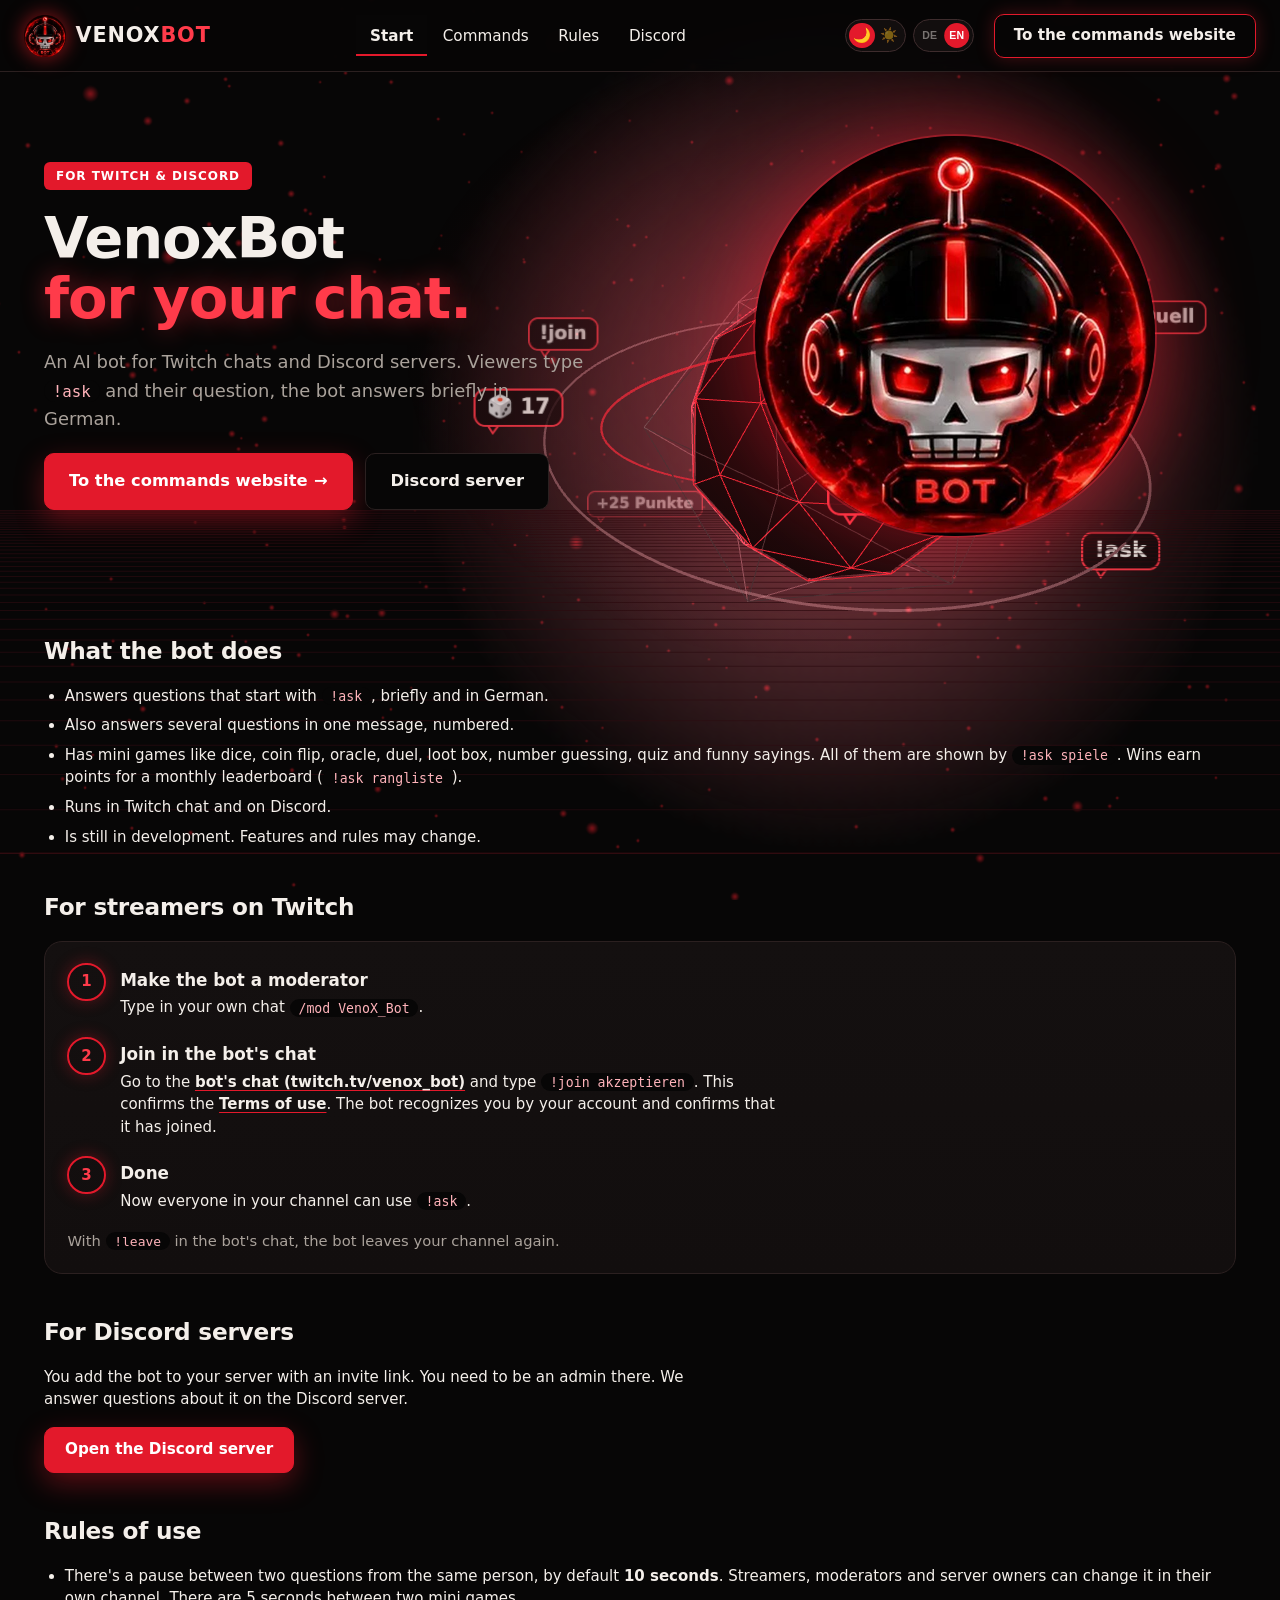
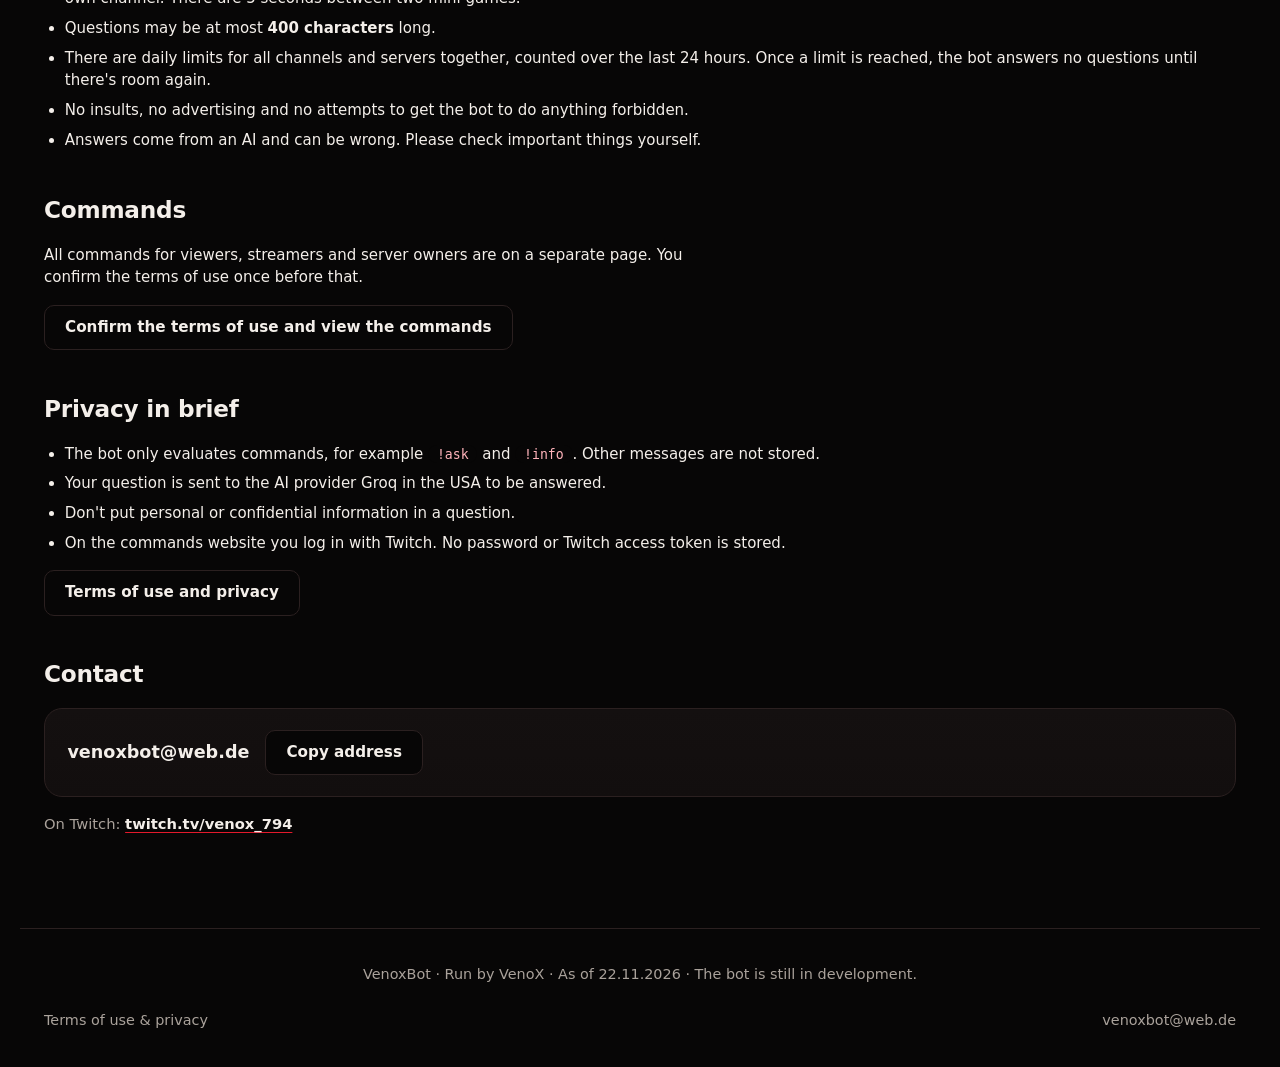
<file: index.html>
<!doctype html>
<html lang="de">
<head>
<meta charset="utf-8">
<meta name="viewport" content="width=device-width, initial-scale=1, viewport-fit=cover">
<meta name="claude:viewport-fit-sides" content="cover">
<title>VenoxBot – KI-Bot für Twitch & Discord</title>
<meta name="description" content="VenoxBot bringt Leben in deinen Twitch-Chat: KI-Antworten mit !ask, Minispiele, Punkte, Verlosungen und eigene Befehle. Für Twitch und Discord.">
<meta property="og:type" content="website">
<meta property="og:title" content="VenoxBot – KI-Bot für Twitch & Discord">
<meta property="og:description" content="VenoxBot bringt Leben in deinen Twitch-Chat: KI-Antworten mit !ask, Minispiele, Punkte, Verlosungen und eigene Befehle. Für Twitch und Discord.">
<meta property="og:image" content="https://venox794.github.io/venoxbot/bot.jpg">
<meta name="theme-color" content="#070606">
<link rel="icon" type="image/png" href="favicon.png">
<link rel="apple-touch-icon" href="apple-touch-icon.png">
<script src="thema.js"></script>
<!-- Englisch: Wörterbuch (Kopie der Befehle-Website + Texte dieser Seite) und Umschalter, ohne defer -->
<script src="sprache-en.js"></script>
<script src="sprache-en-github.js"></script>
<script src="sprache.js"></script>
<link rel="stylesheet" href="style.css">
<link rel="stylesheet" href="info.css">
<!-- 3D-Bühne hinter dem Kopfbereich (Kopie aus venoxbot-web/public, three.js liegt in vendor/three) -->
<script type="module" src="effekte.js"></script>
</head>
<body class="ohne-leiste">

<!-- Kopf wie auf der Befehle-Website (Neon-Design): am PC Leiste oben, auf dem Handy Menü unten mit Symbolen -->
<header class="kopf">
  <a class="logo" href="index.html" aria-label="VenoxBot, Startseite">
    <img class="logo-zeichen" src="logo.png" width="40" height="40" alt="">
    <span class="logo-wort" aria-hidden="true">VENOX<span class="logo-strich">BOT</span></span>
  </a>
  <nav class="menue" aria-label="Seiten">
    <a class="menue-link aktiv" aria-current="page" href="index.html"><svg class="menue-zeichen" aria-hidden="true" viewBox="0 0 24 24"><path d="M3 11l9-7 9 7v9a1 1 0 0 1-1 1h-5v-6h-6v6H4a1 1 0 0 1-1-1z"/></svg><span>Start</span></a>
    <a class="menue-link" href="befehle.html"><svg class="menue-zeichen" aria-hidden="true" viewBox="0 0 24 24"><rect x="3" y="4" width="18" height="16" rx="2"/><path d="M7 9l3 3-3 3M12 15h5"/></svg><span>Befehle</span></a>
    <a class="menue-link" href="nutzungsbedingungen.html"><svg class="menue-zeichen" aria-hidden="true" viewBox="0 0 24 24"><path d="M12 2l8 4v6c0 5-3.5 9-8 10-4.5-1-8-5-8-10V6z"/></svg><span>Regeln</span></a>
    <a class="menue-link" href="https://discord.gg/35yxAptEP" target="_blank" rel="noopener"><svg class="menue-zeichen" aria-hidden="true" viewBox="0 0 24 24"><path d="M8 8.5c2.7-1 5.3-1 8 0M7.5 16c3 1.3 6 1.3 9 0M5 17c-1.5-3-2-6.5-1-10 1.5-1 3-1.6 4.5-2l.6 1.2M19 17c1.5-3 2-6.5 1-10-1.5-1-3-1.6-4.5-2l-.6 1.2"/><circle cx="9" cy="12" r="1"/><circle cx="15" cy="12" r="1"/></svg><span>Discord</span></a>
  </nav>
  <!-- Hell/Dunkel und Sprache nebeneinander (thema.js, sprache.js) -->
  <div class="kopf-schalter">
    <button type="button" class="thema-knopf" id="thema-knopf" aria-pressed="false" aria-label="Hellen Modus einschalten"><span aria-hidden="true">🌙</span><span aria-hidden="true">☀️</span></button>
    <button type="button" class="thema-knopf sprach-knopf" id="sprach-knopf" aria-pressed="false" aria-label="Sprache: Deutsch. Auf Englisch umschalten" translate="no"><span aria-hidden="true">DE</span><span aria-hidden="true">EN</span></button>
  </div>
  <div class="seite-login">
    <a class="knopf rahmen" href="https://befehle.venoxbot.workers.dev">Zur Befehle-Website</a>
  </div>
</header>

<main id="inhalt">
  <!-- Startbereich wie auf der Befehle-Website (Neon-Design): Text links, Bot-Bild mit rotem Leuchten rechts -->
  <div class="held">
    <div class="held-text">
      <span class="held-marke">FÜR TWITCH &amp; DISCORD</span>
      <h1 class="held-titel">VenoxBot <span class="held-rot">für deinen Chat.</span></h1>
      <p class="unterzeile">Ein KI-Bot für Twitch-Chats und Discord-Server. Zuschauer schreiben <span class="cmd">!ask</span> und ihre Frage, der Bot antwortet kurz und auf Deutsch.</p>
      <div class="held-knoepfe">
        <a class="knopf gross" href="https://befehle.venoxbot.workers.dev">Zur Befehle-Website <span aria-hidden="true">→</span></a>
        <a class="knopf gross leise" href="https://discord.gg/35yxAptEP" target="_blank" rel="noopener">Discord-Server</a>
      </div>
    </div>
    <div class="held-buehne">
      <img class="held-bild" src="bot.jpg" width="640" height="640" alt="VenoxBot: Totenkopf-Roboter mit Kopfhörern">
    </div>
  </div>
  </div>

  <section>
    <h2>Was der Bot macht</h2>
    <ul>
      <li>Beantwortet Fragen, die mit <code>!ask</code> beginnen, kurz und auf Deutsch.</li>
      <li>Beantwortet auch mehrere Fragen in einer Nachricht, nummeriert.</li>
      <li>Hat Minispiele wie Würfel, Münze, Orakel, Duell, Lootbox, Zahlenraten, Quiz und lustige Sprüche. Alle zeigt <code>!ask spiele</code>. Gewinne bringen Punkte für eine monatliche Rangliste (<code>!ask rangliste</code>).</li>
      <li>Läuft im Twitch-Chat und auf Discord.</li>
      <li>Ist noch in Entwicklung. Funktionen und Regeln können sich ändern.</li>
    </ul>
  </section>

  <section>
    <h2>Für Streamer auf Twitch</h2>
    <div class="card">
      <div class="step"><div class="num">1</div><div><h3>Bot zum Moderator machen</h3><p>Schreibe in deinem eigenen Chat <span class="cmd">/mod VenoX_Bot</span>.</p></div></div>
      <div class="step"><div class="num">2</div><div><h3>Beitritt im Bot-Chat</h3><p>Geh in den <a href="https://www.twitch.tv/venox_bot" target="_blank" rel="noopener">Chat des Bots (twitch.tv/venox_bot)</a> und schreibe dort <span class="cmd">!join akzeptieren</span>. Damit bestätigst du die <a href="nutzungsbedingungen.html">Nutzungsbedingungen</a>. Der Bot erkennt dich an deinem Konto und bestätigt den Beitritt.</p></div></div>
      <div class="step"><div class="num">3</div><div><h3>Fertig</h3><p>In deinem Kanal kann jetzt jeder <span class="cmd">!ask</span> nutzen.</p></div></div>
      <p class="note" style="margin:0">Mit <span class="cmd">!leave</span> im Bot-Chat verlässt der Bot deinen Kanal wieder.</p>
    </div>
  </section>

  <section>
    <h2>Für Discord-Server</h2>
    <p>Den Bot holst du über einen Einladungslink auf deinen Server. Dafür musst du dort Admin sein. Fragen dazu beantworten wir auf dem Discord-Server.</p>
    <div class="btns">
      <a class="btn" href="https://discord.gg/35yxAptEP" target="_blank" rel="noopener">Discord-Server öffnen</a>
    </div>
  </section>

  <section>
    <h2>Regeln für die Nutzung</h2>
    <ul>
      <li>Zwischen zwei Fragen einer Person liegt eine Pause, standardmäßig <strong>10 Sekunden</strong>. Streamer, Moderatoren und Server-Betreiber können sie im eigenen Kanal ändern. Zwischen zwei Minispielen liegen 5 Sekunden.</li>
      <li>Fragen dürfen höchstens <strong>400 Zeichen</strong> lang sein.</li>
      <li>Es gibt Tageslimits für alle Kanäle und Server zusammen. Sie zählen die letzten 24 Stunden. Ist ein Limit erreicht, beantwortet der Bot keine Fragen, bis wieder Platz frei ist.</li>
      <li>Keine Beleidigungen, keine Werbung und keine Versuche, den Bot zu Verbotenem zu bringen.</li>
      <li>Antworten stammen von einer KI und können falsch sein. Wichtige Dinge bitte selbst prüfen.</li>
    </ul>
  </section>

  <section>
    <h2>Befehle</h2>
    <p>Alle Befehle für Zuschauer, Streamer und Server-Betreiber stehen auf einer eigenen Seite. Vorher bestätigst du einmal die Nutzungsbedingungen.</p>
    <div class="btns">
      <a class="btn ghost" href="nutzungsbedingungen.html#bestaetigen" id="befehle-link">Nutzungsbedingungen bestätigen und Befehle ansehen</a>
    </div>
  </section>

  <section>
    <h2>Datenschutz in Kürze</h2>
    <ul>
      <li>Der Bot wertet nur Befehle aus, zum Beispiel <code>!ask</code> und <code>!info</code>. Andere Nachrichten werden nicht gespeichert.</li>
      <li>Deine Frage wird zur Beantwortung an den KI-Anbieter Groq in den USA geschickt.</li>
      <li>Schreibe keine persönlichen oder vertraulichen Angaben in eine Frage.</li>
      <li>Auf der Befehle-Website meldest du dich mit Twitch an. Ein Passwort oder Twitch-Zugangsschlüssel wird nicht gespeichert.</li>
    </ul>
    <div class="btns">
      <a class="btn ghost" href="nutzungsbedingungen.html" target="_blank" rel="noopener">Nutzungsbedingungen und Datenschutz</a>
    </div>
  </section>

  <section>
    <h2>Kontakt</h2>
    <div class="card contact">
      <span class="addr" id="mail">venoxbot@web.de</span>
      <button class="btn ghost" type="button" id="copy">Adresse kopieren</button>
      <span class="note" id="copied" role="status" aria-live="polite"></span>
    </div>
    <p class="note" style="margin-top:12px">Auf Twitch: <a href="https://www.twitch.tv/venox_794" target="_blank" rel="noopener">twitch.tv/venox_794</a></p>
  </section>

</main>

<footer class="fuss">
  <span class="fuss-stand">VenoxBot · Betrieben von VenoX · Stand 22.11.2026 · Der Bot ist noch in Entwicklung.</span>
  <a href="nutzungsbedingungen.html">Nutzungsbedingungen &amp; Datenschutz</a>
  <a href="mailto:venoxbot@web.de">venoxbot@web.de</a>
</footer>

<script>
(function () {
  // Schon bestätigt? Dann führt der Knopf direkt zu den Befehlen.
  // STAND muss zu nutzungsbedingungen.html und befehle.html passen (dort wird bestätigt bzw. geprüft).
  var STAND = "2026-11-24-1", KEY = "venoxbot-bedingungen", ok = false;
  try { if (localStorage.getItem(KEY) === STAND) ok = true; } catch (e) {}
  try { if (sessionStorage.getItem(KEY) === STAND) ok = true; } catch (e) {}
  if (ok) {
    var link = document.getElementById("befehle-link");
    link.href = "befehle.html";
    link.textContent = "Alle Befehle";
  }
})();
(function () {
  var btn = document.getElementById("copy");
  var out = document.getElementById("copied");
  var mail = document.getElementById("mail");
  function select() {
    var r = document.createRange();
    r.selectNodeContents(mail);
    var s = window.getSelection(); s.removeAllRanges(); s.addRange(r);
    out.textContent = "Markiert. Bitte mit Strg+C oder lange drücken kopieren.";
  }
  btn.addEventListener("click", function () {
    if (navigator.clipboard && navigator.clipboard.writeText) {
      navigator.clipboard.writeText(mail.textContent).then(function () {
        out.textContent = "Kopiert.";
      }, select);
    } else {
      select();
    }
  });
})();
</script>
</body>
</html>
</file>
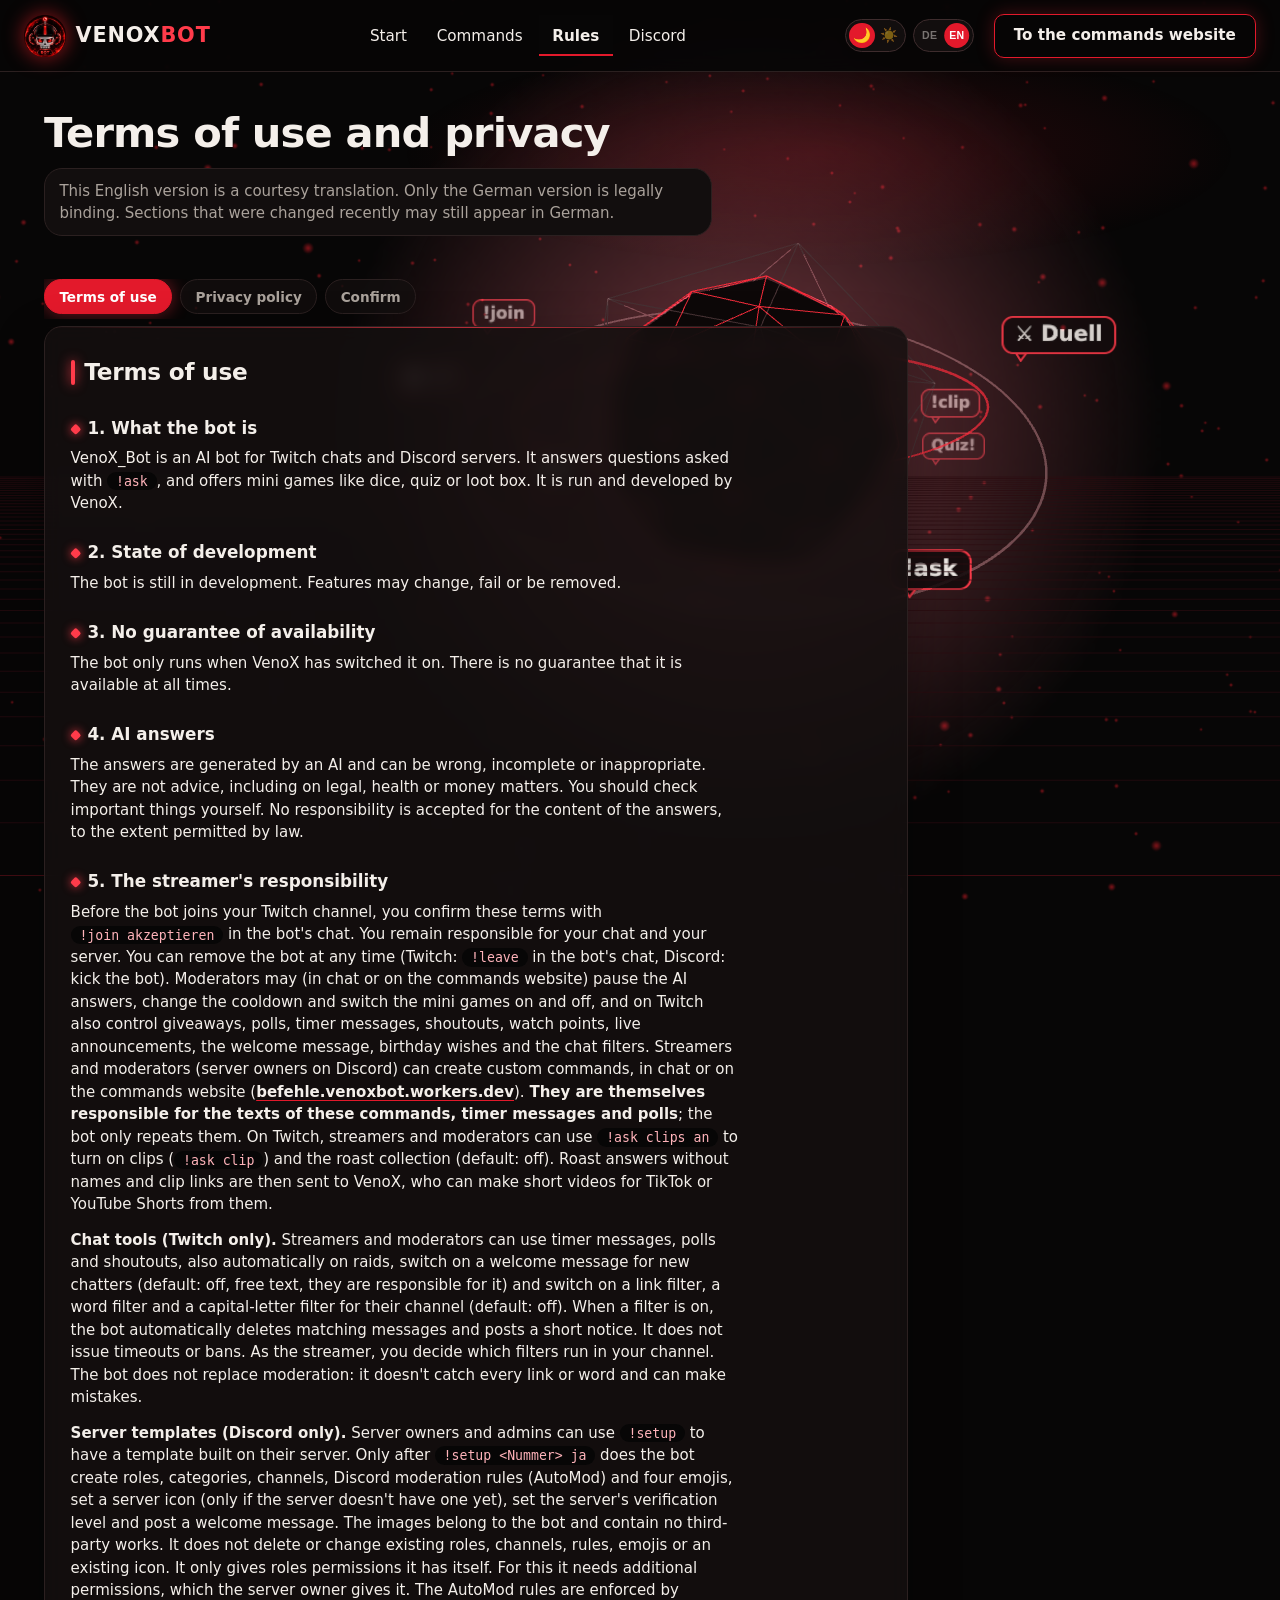
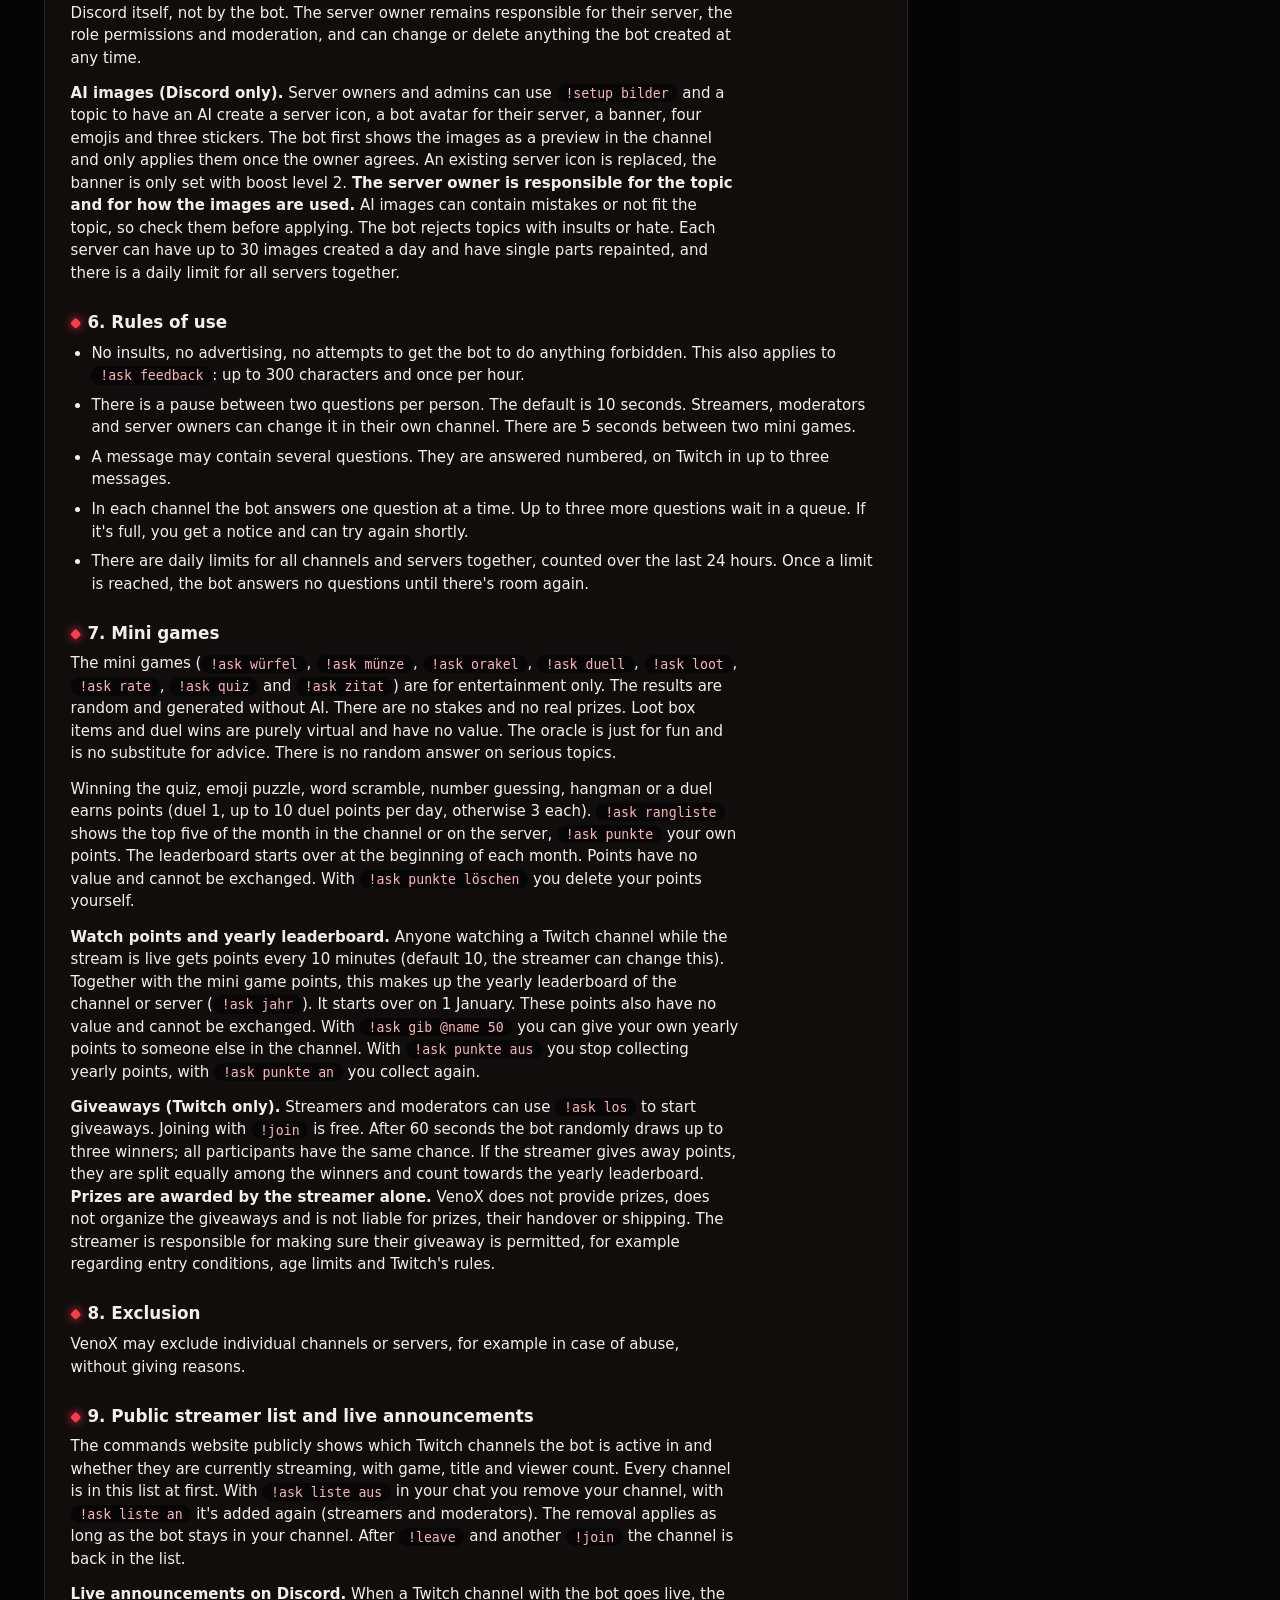
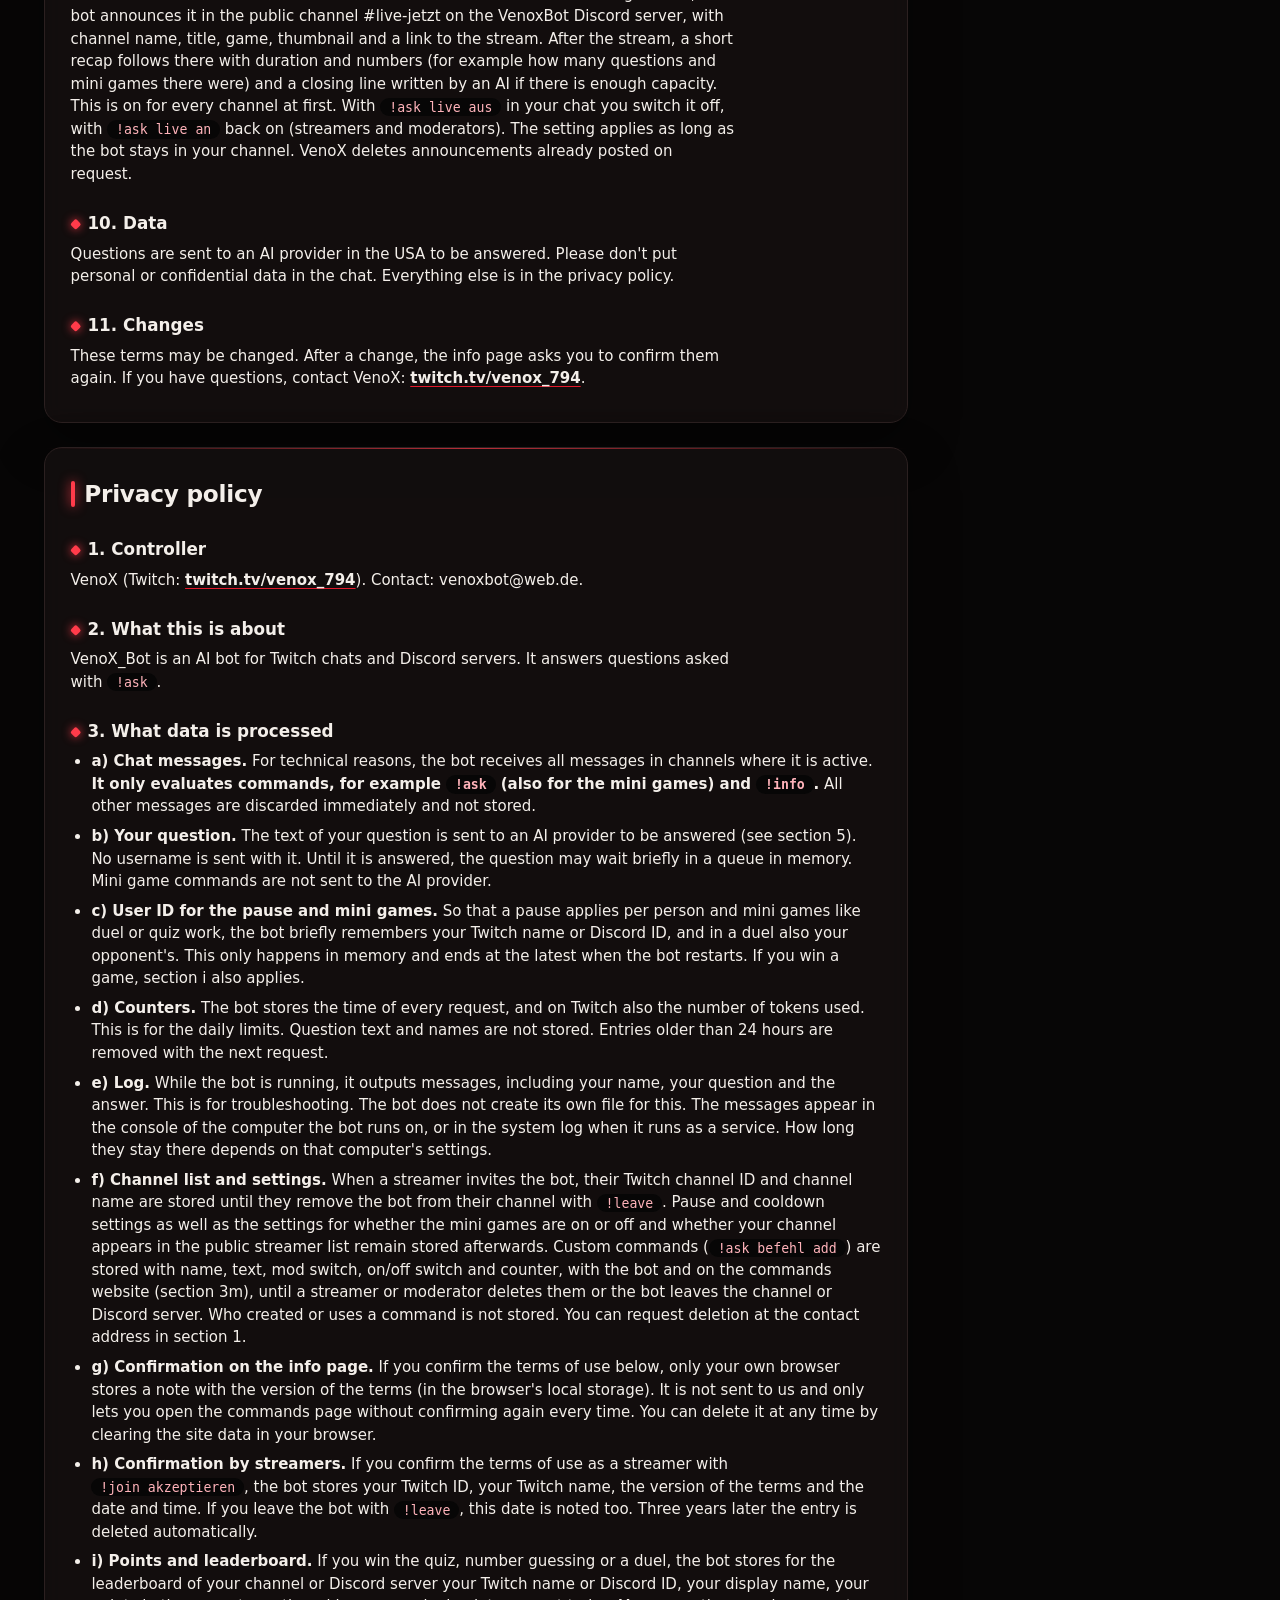
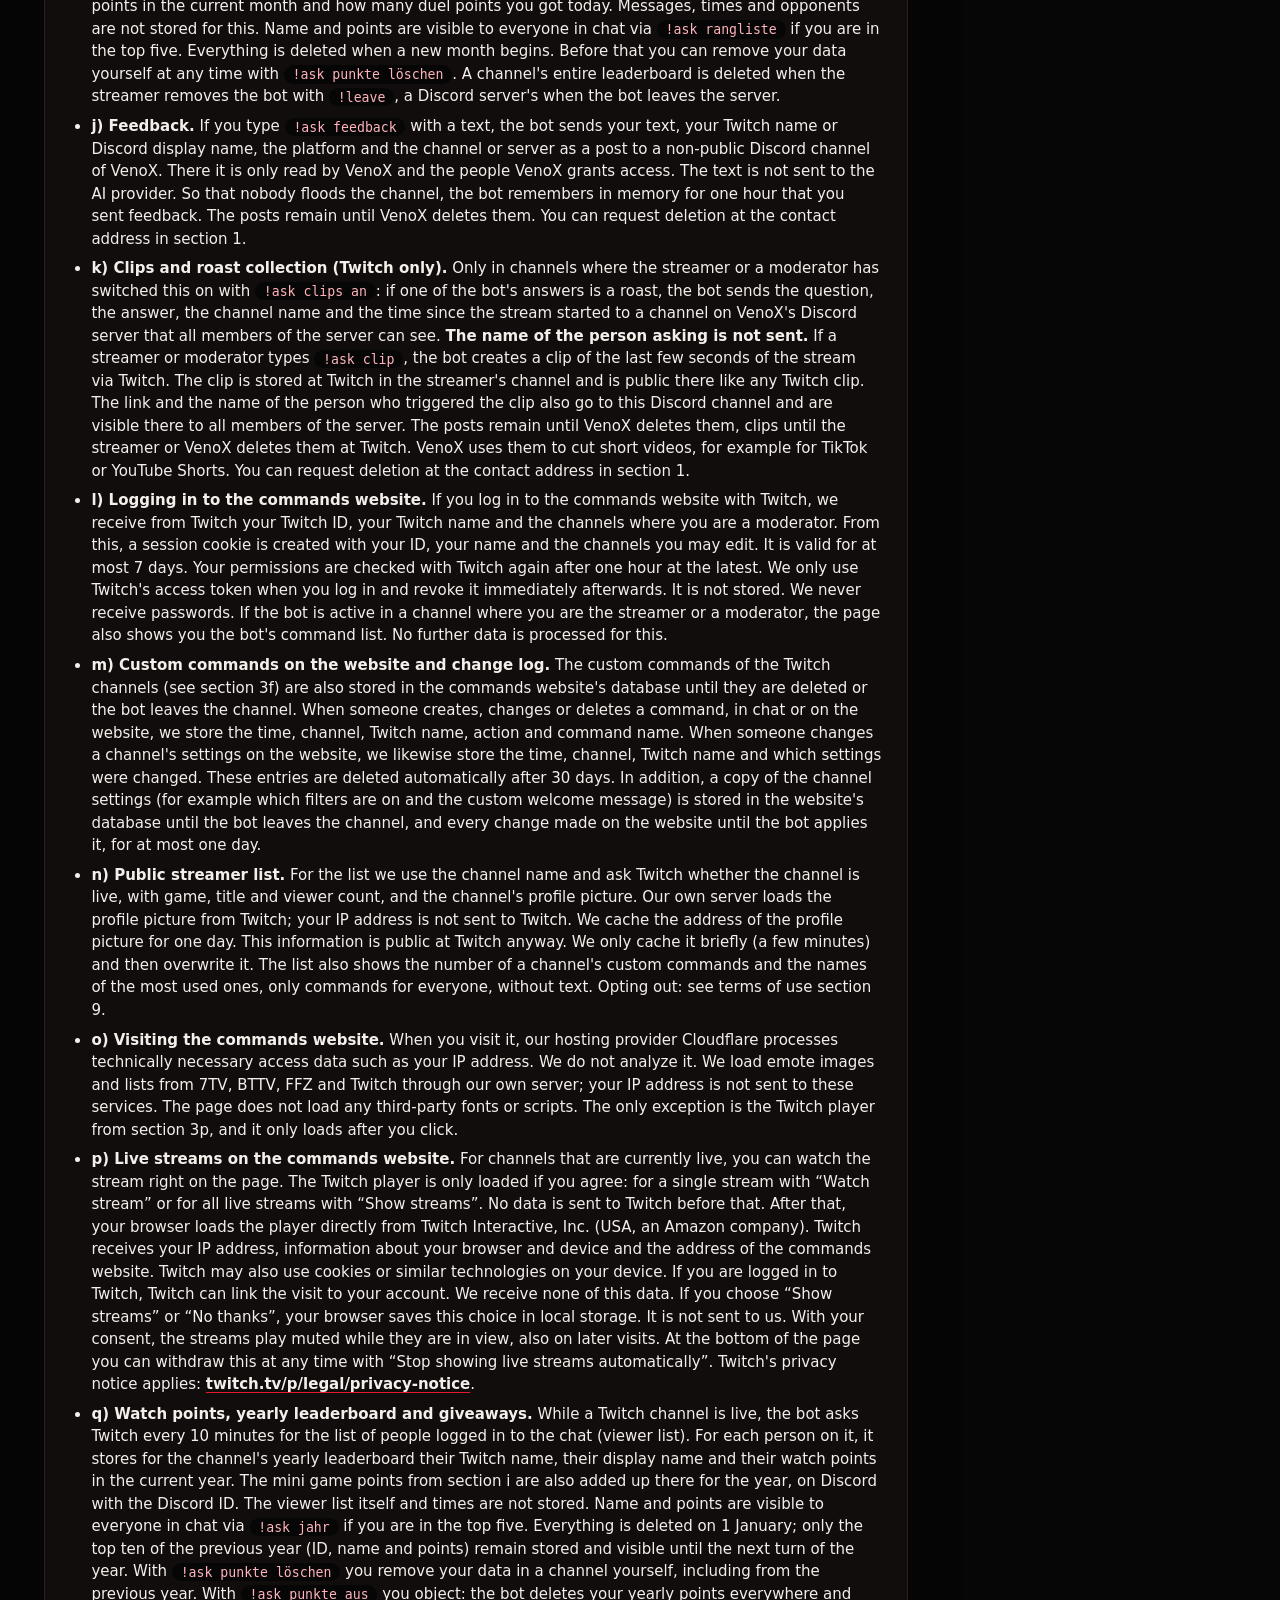
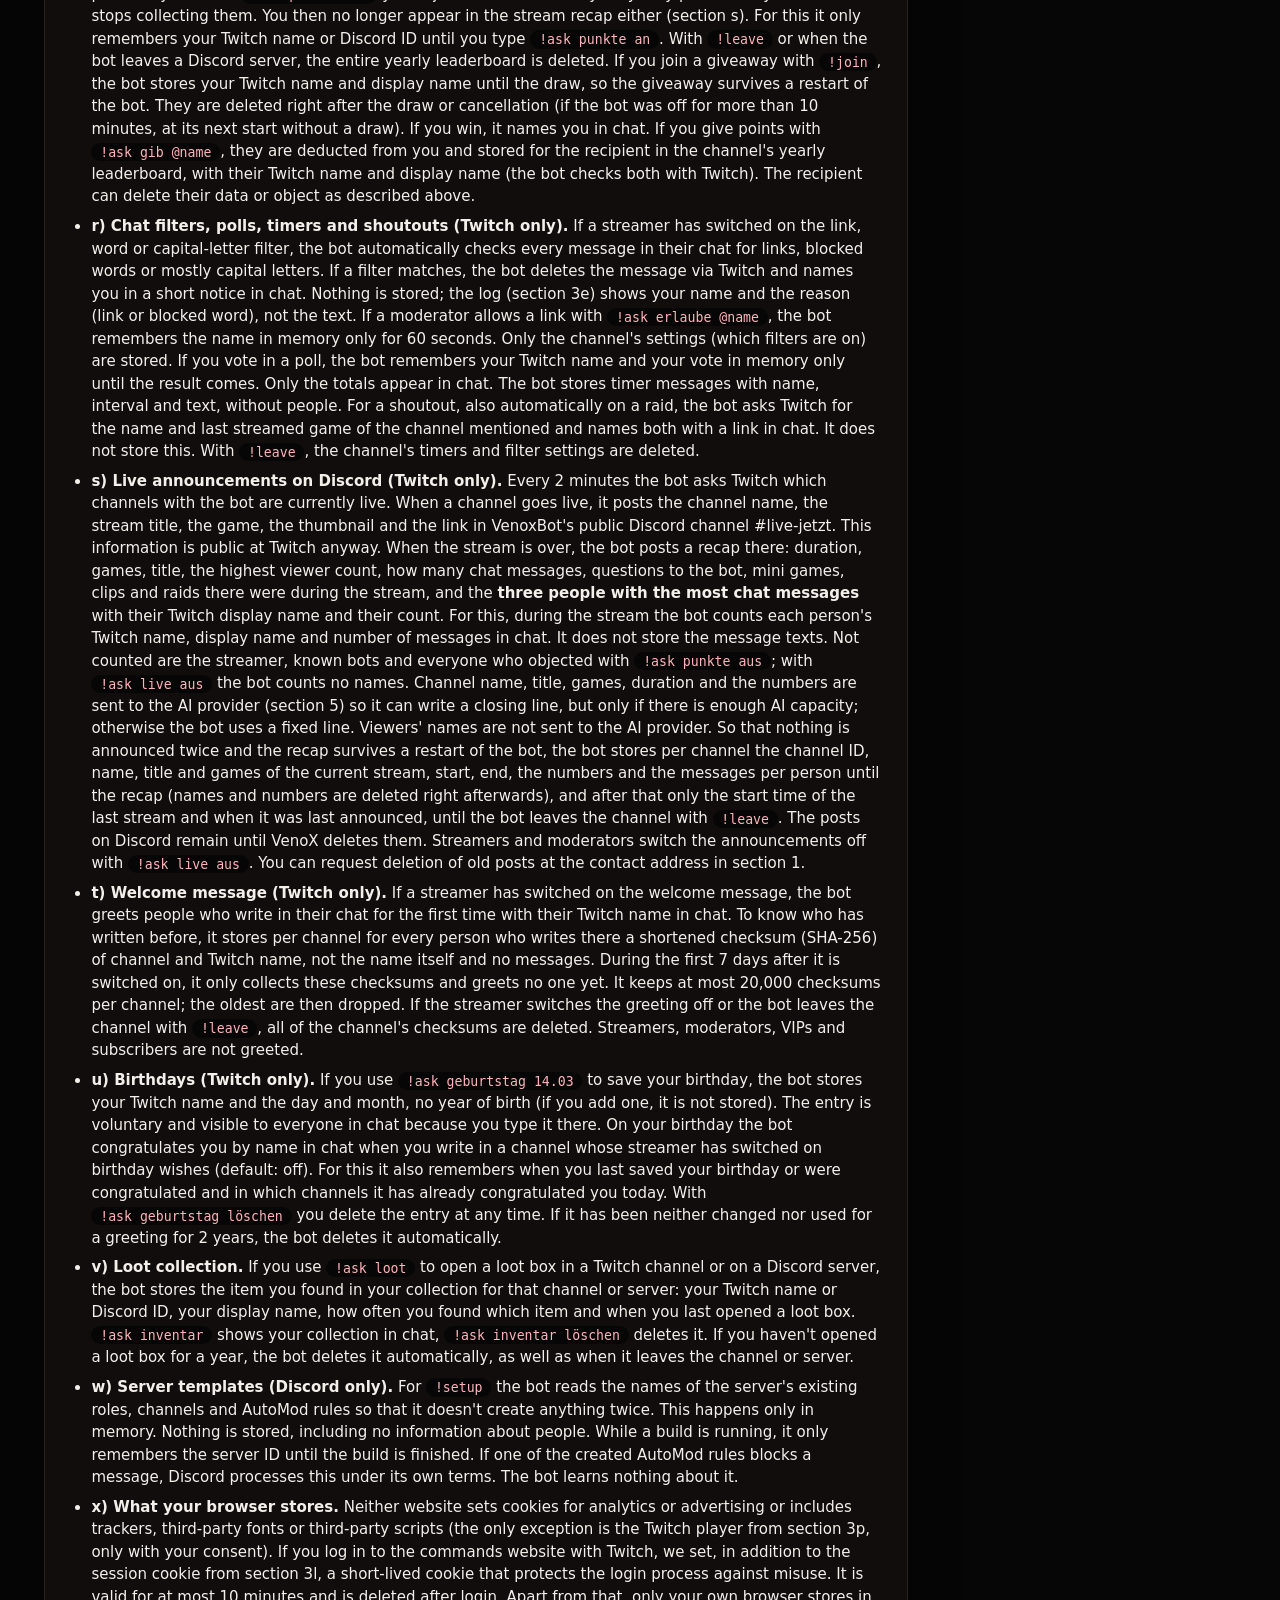
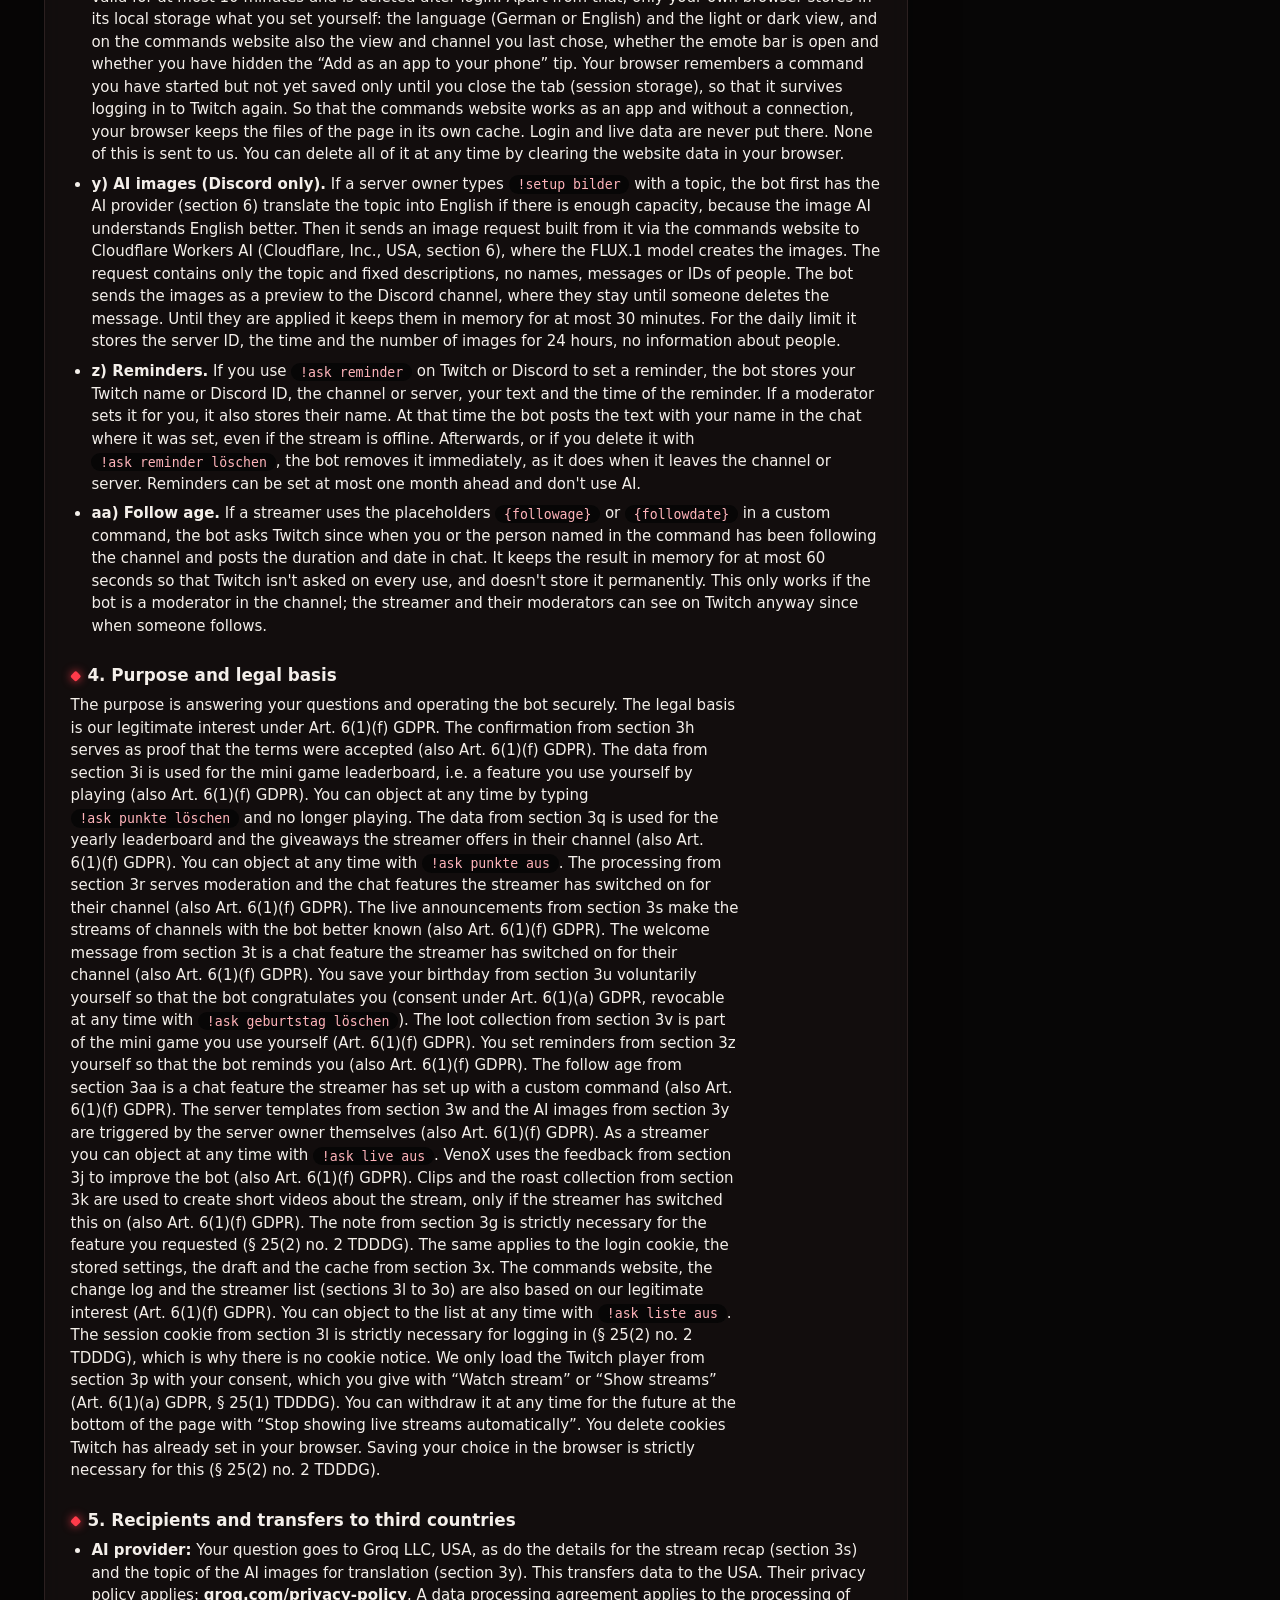
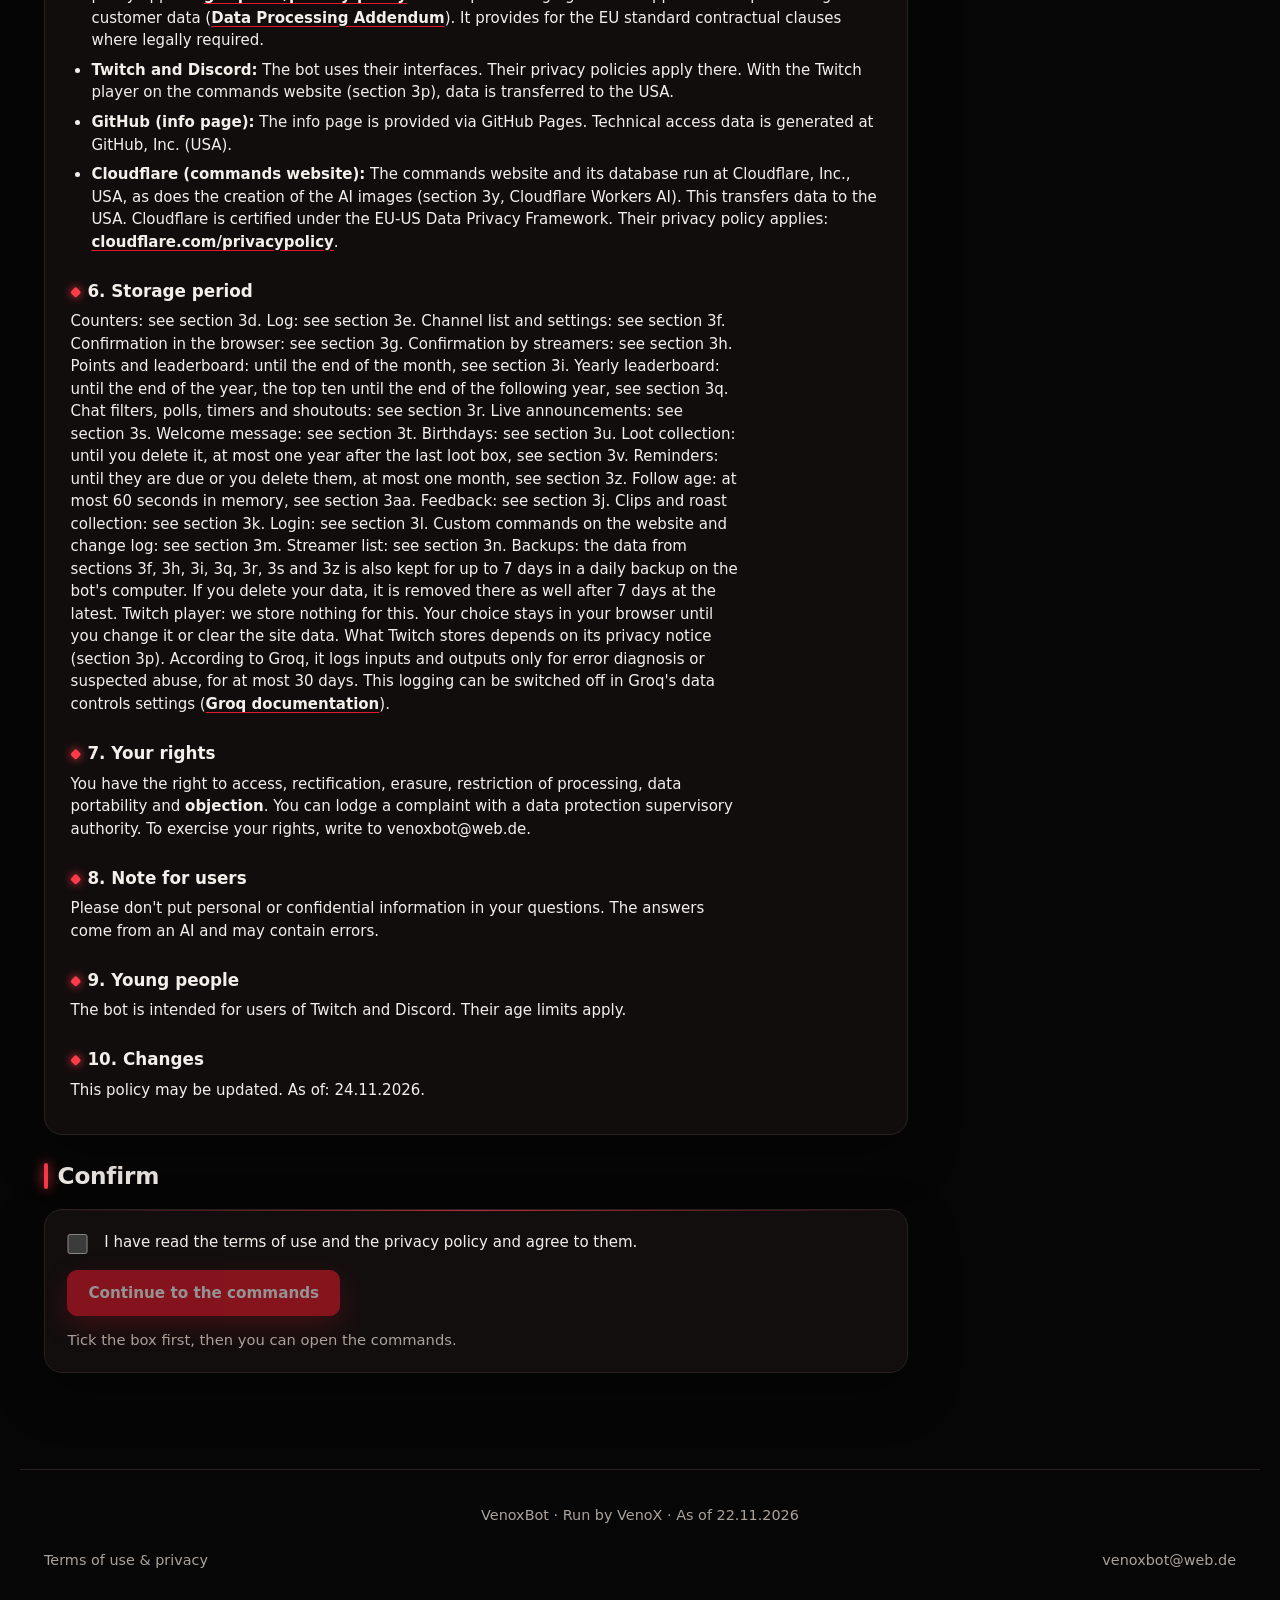
<file: befehle.html>
<!doctype html>
<html lang="de">
<head>
<meta charset="utf-8">
<meta name="viewport" content="width=device-width, initial-scale=1, viewport-fit=cover">
<title>Befehle – VenoxBot</title>
<meta name="description" content="Alle Befehle von VenoxBot für Twitch und Discord: KI-Fragen, Minispiele, Punkte, Verlosungen, Umfragen und Werkzeuge für Streamer.">
<meta property="og:type" content="website">
<meta property="og:title" content="Befehle – VenoxBot">
<meta property="og:description" content="Alle Befehle von VenoxBot für Twitch und Discord: KI-Fragen, Minispiele, Punkte, Verlosungen, Umfragen und Werkzeuge für Streamer.">
<meta property="og:image" content="https://venox794.github.io/venoxbot/bot.jpg">
<meta name="theme-color" content="#070606">
<link rel="icon" type="image/png" href="favicon.png">
<link rel="apple-touch-icon" href="apple-touch-icon.png">
<script src="thema.js"></script>
<!-- Englisch: Wörterbuch (Kopie der Befehle-Website + Texte dieser Seite) und Umschalter, ohne defer -->
<script src="sprache-en.js"></script>
<script src="sprache-en-github.js"></script>
<script src="sprache.js"></script>
<link rel="stylesheet" href="style.css">
<link rel="stylesheet" href="info.css">
<!-- 3D-Bühne und Neon-Befehlsliste (Kopien aus venoxbot-web/public: effekte.js, liste.js; three.js in vendor/three) -->
<script type="module" src="effekte.js"></script>
<script type="module" src="liste.js"></script>
<script>
// Die Befehle gibt es erst, wenn die Nutzungsbedingungen bestätigt wurden (siehe nutzungsbedingungen.html).
(function () {
  var STAND = "2026-11-24-1", KEY = "venoxbot-bedingungen", ok = false, usable = false;
  try { usable = true; if (localStorage.getItem(KEY) === STAND) ok = true; } catch (e) {}
  try { usable = true; if (sessionStorage.getItem(KEY) === STAND) ok = true; } catch (e) {}
  // Kann der Browser gar nichts speichern, wird die Seite trotzdem gezeigt.
  if (usable && !ok) location.replace("nutzungsbedingungen.html#bestaetigen");
})();
</script>
</head>
<body class="ohne-leiste">

<!-- Kopf wie auf der Befehle-Website (Neon-Design): am PC Leiste oben, auf dem Handy Menü unten mit Symbolen -->
<header class="kopf">
  <a class="logo" href="index.html" aria-label="VenoxBot, Startseite">
    <img class="logo-zeichen" src="logo.png" width="40" height="40" alt="">
    <span class="logo-wort" aria-hidden="true">VENOX<span class="logo-strich">BOT</span></span>
  </a>
  <nav class="menue" aria-label="Seiten">
    <a class="menue-link" href="index.html"><svg class="menue-zeichen" aria-hidden="true" viewBox="0 0 24 24"><path d="M3 11l9-7 9 7v9a1 1 0 0 1-1 1h-5v-6h-6v6H4a1 1 0 0 1-1-1z"/></svg><span>Start</span></a>
    <a class="menue-link aktiv" aria-current="page" href="befehle.html"><svg class="menue-zeichen" aria-hidden="true" viewBox="0 0 24 24"><rect x="3" y="4" width="18" height="16" rx="2"/><path d="M7 9l3 3-3 3M12 15h5"/></svg><span>Befehle</span></a>
    <a class="menue-link" href="nutzungsbedingungen.html"><svg class="menue-zeichen" aria-hidden="true" viewBox="0 0 24 24"><path d="M12 2l8 4v6c0 5-3.5 9-8 10-4.5-1-8-5-8-10V6z"/></svg><span>Regeln</span></a>
    <a class="menue-link" href="https://discord.gg/35yxAptEP" target="_blank" rel="noopener"><svg class="menue-zeichen" aria-hidden="true" viewBox="0 0 24 24"><path d="M8 8.5c2.7-1 5.3-1 8 0M7.5 16c3 1.3 6 1.3 9 0M5 17c-1.5-3-2-6.5-1-10 1.5-1 3-1.6 4.5-2l.6 1.2M19 17c1.5-3 2-6.5 1-10-1.5-1-3-1.6-4.5-2l-.6 1.2"/><circle cx="9" cy="12" r="1"/><circle cx="15" cy="12" r="1"/></svg><span>Discord</span></a>
  </nav>
  <!-- Hell/Dunkel und Sprache nebeneinander (thema.js, sprache.js) -->
  <div class="kopf-schalter">
    <button type="button" class="thema-knopf" id="thema-knopf" aria-pressed="false" aria-label="Hellen Modus einschalten"><span aria-hidden="true">🌙</span><span aria-hidden="true">☀️</span></button>
    <button type="button" class="thema-knopf sprach-knopf" id="sprach-knopf" aria-pressed="false" aria-label="Sprache: Deutsch. Auf Englisch umschalten" translate="no"><span aria-hidden="true">DE</span><span aria-hidden="true">EN</span></button>
  </div>
  <div class="seite-login">
    <a class="knopf rahmen" href="https://befehle.venoxbot.workers.dev">Zur Befehle-Website</a>
  </div>
</header>

<main id="inhalt" data-befehlsliste>
  <div class="held klein">
    <h1 class="held-titel">Befehle</h1>
    <p class="unterzeile">Alle Befehle für den Twitch-Chat und Discord, geordnet nach Rolle.</p>
  </div>

  <!-- BEFEHLSLISTE-ANFANG: Diese Liste ist die einzige Quelle. venoxbot-web/tools/befehlsliste.mjs übernimmt sie bei jedem Deploy in die Befehle-Website. -->
  <section>
    <h2>Für alle</h2>
    <div class="card">
      <div class="row"><code>!ask Frage</code><p>Stellt dem Bot eine Frage. Maximal 400 Zeichen. Zwischen zwei Fragen einer Person liegt eine Pause.</p></div>
      <div class="row"><code>!ask Frage 1? Frage 2?</code><p>Mehrere Fragen in einer Nachricht. Der Bot beantwortet sie nummeriert, auf Twitch in bis zu drei Nachrichten.</p></div>
      <div class="row"><code>!info</code><p>Zeigt einen kurzen Hinweis mit der Pause zwischen zwei Fragen und dem Link zur Infoseite.</p></div>
      <div class="row"><code>!ask reminder 30m Text</code><p>Erinnert dich später im selben Chat, ohne KI. Zeitangaben wie <span class="cmd">!ask reminder 45m Pizza</span>, <span class="cmd">!ask reminder um 18:30 zocken</span> oder <span class="cmd">!ask reminder am Freitag um 20 Uhr Film</span>. Höchstens 31 Tage im Voraus und 5 offene Erinnerungen pro Person. Streamer und Mods können mit <span class="cmd">!ask reminder 10m @name Text</span> auch andere erinnern. Geht auf Twitch und Discord.</p></div>
      <div class="row"><code>!ask reminder liste</code><p>Zeigt deine offenen Erinnerungen mit Nummer. Mit <span class="cmd">!ask reminder löschen 2</span> löschst du Nummer 2.</p></div>
      <div class="row"><code>!ask feedback Text</code><p>Schickt VenoX dein Feedback zum Bot (höchstens 300 Zeichen, einmal pro Stunde). Geht auch, wenn die KI pausiert ist.</p></div>
    </div>
  </section>

  <section>
    <h2>Minispiele für alle</h2>
    <div class="card">
      <div class="row"><code>!ask spiele</code><p>Zeigt alle Minispiele. Mit <span class="cmd">!ask spiele @name</span> bekommt die markierte Person die Liste.</p></div>
      <div class="row"><code>!ask würfel 20</code><p>Würfelt eine Zahl von 1 bis 20. Ohne Zahl ein normaler Würfel, erlaubt sind 2 bis 1000 Seiten.</p></div>
      <div class="row"><code>!ask münze</code><p>Wirft eine Münze: Kopf oder Zahl.</p></div>
      <div class="row"><code>!ask orakel Frage</code><p>Das Orakel beantwortet eine Ja/Nein-Frage, zum Beispiel <span class="cmd">!ask orakel Gewinne ich heute?</span></p></div>
      <div class="row"><code>!ask duell @name</code><p>Fordert jemanden heraus. Die Person antwortet innerhalb von 60 Sekunden mit <span class="cmd">!ask annehmen</span> oder <span class="cmd">!ask ablehnen</span>.</p></div>
      <div class="row"><code>!ask loot</code><p>Öffnet eine Lootbox: gewöhnlich, selten, episch oder legendär.</p></div>
      <div class="row"><code>!ask inventar</code><p>Zeigt deine Loot-Sammlung: alle Gegenstände, die du mit <span class="cmd">!ask loot</span> gefunden hast, und wie viele der 16 dir noch fehlen. <span class="cmd">!ask inventar löschen</span> löscht sie.</p></div>
      <div class="row"><code>!ask zitat</code><p>Ein lustiger Spruch vom Bot. Über 200 Stück, und bevor nicht alle einmal dran waren, kommt keiner doppelt.</p></div>
      <div class="row"><code>!ask rate</code><p>Startet Zahlenraten von 1 bis 100. Getippt wird mit <span class="cmd">!ask rate 50</span>.</p></div>
      <div class="row"><code>!ask quiz</code><p>Stellt eine von über 130 Quizfragen. Wer zuerst mit <span class="cmd">!ask antwort Lösung</span> richtig liegt, gewinnt. Zeit: 60 Sekunden. Nur eine Kategorie: <span class="cmd">!ask quiz gaming</span>, <span class="cmd">wissen</span>, <span class="cmd">erdkunde</span> oder <span class="cmd">natur</span>.</p></div>
      <div class="row"><code>!ask emoji</code><p>Emoji-Rätsel: Welches Spiel, welcher Film, Ort oder Begriff steckt hinter den Emojis? Zum Beispiel 🦁👑. Lösen wie beim Quiz mit <span class="cmd">!ask antwort Lösung</span>.</p></div>
      <div class="row"><code>!ask galgen</code><p>Galgenmännchen für den ganzen Chat: Ratet Buchstaben mit <span class="cmd">!ask e</span> oder das ganze Wort mit <span class="cmd">!ask galgen Minecraft</span>. Ihr habt 8 Leben, wer das Wort löst, bekommt 3 Punkte.</p></div>
      <div class="row"><code>!ask wort</code><p>Buchstabensalat: Aus welchem Wort sind die Buchstaben vertauscht, zum Beispiel TFRIENCAM? Lösen wie beim Quiz mit <span class="cmd">!ask antwort Minecraft</span>.</p></div>
      <div class="row"><code>!ask rangliste</code><p>Zeigt die besten fünf des Monats. Punkte gibt es für Quiz, Emoji-Rätsel, Buchstabensalat, Zahlenraten und Galgenmännchen (je 3) und Duelle (1, höchstens 10 pro Tag).</p></div>
      <div class="row"><code>!ask geburtstag 14.03</code><p>Trägt deinen Geburtstag ein (nur Tag und Monat, nur Twitch). An dem Tag gratuliert dir der Bot in Kanälen, die Geburtstagsgrüße eingeschaltet haben. <span class="cmd">!ask geburtstag</span> zeigt deinen Eintrag, <span class="cmd">!ask geburtstag löschen</span> löscht ihn.</p></div>
      <div class="row"><code>!ask punkte</code><p>Zeigt deine Punkte und deinen Platz im Monat und im Jahr. <span class="cmd">!ask punkte löschen</span> löscht deine Punkte.</p></div>
      <div class="row"><code>!ask stats</code><p>Deine Statistik: Punkte und Platz im Monat und im Jahr, wie viele Punkte dir bis zum nächsten Platz fehlen und ungefähr, wie lange du schon zugeschaut hast. Streamer und Moderatoren sehen mit <span class="cmd">!ask stats @name</span> auch die Statistik von anderen.</p></div>
      <div class="row"><code>!ask jahr</code><p>Jahresrangliste: zeigt die besten fünf des Jahres. Dafür zählen Minispiel-Punkte und Zuschau-Punkte zusammen: Wer im Live-Stream zuschaut, bekommt alle 10 Minuten 10 Punkte (nur Twitch).</p></div>
      <div class="row"><code>!ask punkte aus</code><p>Du sammelst keine Jahrespunkte mehr, deine bisherigen werden gelöscht, und du stehst nicht mehr unter den fleißigsten Chattern im Stream-Rückblick. Mit <span class="cmd">!ask punkte an</span> sammelst du wieder.</p></div>
      <div class="row"><code>!join</code><p>Läuft auf Twitch gerade eine Verlosung, bist du damit dabei. Kostenlos, alle haben die gleiche Chance.</p></div>
      <div class="row"><code>!ask gib @name 50</code><p>Verschenkt 50 deiner Jahrespunkte an jemand anderen im Kanal (nur Twitch).</p></div>
      <div class="row"><code>1, 2, …</code><p>Läuft eine Umfrage, stimmst du einfach mit der Zahl im Chat ab. <span class="cmd">!ask umfrage</span> zeigt sie.</p></div>
      <div class="row"><code>!ask verlosung</code><p>Zeigt, ob gerade eine Verlosung läuft.</p></div>
    </div>
    <p class="note" style="margin-top:12px">Die Spiele laufen ohne KI und zählen nicht zu den Tageslimits. Zwischen zwei Spielen einer Person liegen 5 Sekunden. Gewinne und Punkte sind rein virtuell. Die Rangliste beginnt jeden Monat neu.</p>
  </section>

  <section>
    <h2>Für Streamer auf Twitch</h2>
    <div class="card">
      <div class="row"><code>!ask an</code><p>Schaltet die KI-Antworten in deinem Chat ein (auch <span class="cmd">!ask on</span>).</p></div>
      <div class="row"><code>!ask aus</code><p>Pausiert die KI-Antworten in deinem Chat (auch <span class="cmd">!ask off</span>).</p></div>
      <div class="row"><code>!ask los Preis</code><p>Startet eine Verlosung für 60 Sekunden (auch Moderatoren). Zuschauer machen mit <span class="cmd">!join</span> mit, danach zieht der Bot bis zu 3 Gewinner. Ist der Preis eine Zahl wie <span class="cmd">!ask los 300</span>, werden Punkte gleich aufgeteilt. Andere Preise vergibst du selbst.</p></div>
      <div class="row"><code>!ask ziehen</code><p>Zieht sofort, ohne die 60 Sekunden abzuwarten. <span class="cmd">!ask stopp</span> bricht ab.</p></div>
      <div class="row"><code>!ask timer add name 15 Text</code><p>Schreibt den Text alle 15 Minuten (5 bis 120) im Live-Stream, wenn im Chat etwas los ist. Höchstens 5 Timer. <span class="cmd">!ask timer</span> zeigt die Liste, <span class="cmd">!ask timer del name</span> löscht.</p></div>
      <div class="row"><code>!ask umfrage A | B</code><p>Startet eine Umfrage mit 2 bis 5 Antworten, 60 Sekunden lang. Mit Frage: <span class="cmd">!ask umfrage Was spielen wir? | Minecraft | Fortnite</span>. <span class="cmd">!ask umfrage stopp</span> beendet sofort.</p></div>
      <div class="row"><code>!so @name</code><p>Shoutout: empfiehlt den Kanal mit seinem letzten Spiel und Link (auch <span class="cmd">!ask so @name</span>).</p></div>
      <div class="row"><code>!ask so auto an</code><p>Bei jedem Raid bedankt sich der Bot automatisch und macht den Shoutout für den Raider. Mit <span class="cmd">!ask so auto aus</span> wieder aus (Standard: aus).</p></div>
      <div class="row"><code>!ask live aus</code><p>Der Bot meldet nicht mehr auf dem VenoxBot-Discord (#live-jetzt), wenn dein Stream startet, und postet danach keinen Stream-Rückblick. Mit <span class="cmd">!ask live an</span> wieder an (Standard: an).</p></div>
      <div class="row"><code>!ask geburtstage an</code><p>Der Bot gratuliert Zuschauern, die ihren Geburtstag mit <span class="cmd">!ask geburtstag 14.03</span> eingetragen haben, an dem Tag bei ihrer ersten Nachricht in deinem Chat. Aus mit <span class="cmd">!ask geburtstage aus</span> (Standard: aus).</p></div>
      <div class="row"><code>!ask willkommen an</code><p>Begrüßt Leute, die zum ersten Mal in deinem Chat schreiben (Streamer, Moderatoren, VIPs und Abonnenten nicht). Die ersten 7 Tage merkt sich der Bot nur still, wer schon da ist, damit Stammzuschauer nicht als neu gelten. Eigener Gruß mit <span class="cmd">!ask willkommen text Hey {user}, schön dass du da bist!</span>, zurück zum Standard mit <span class="cmd">!ask willkommen text reset</span>. Aus mit <span class="cmd">!ask willkommen aus</span> (Standard: aus).</p></div>
      <div class="row"><code>!ask filter links an</code><p>Löscht Links von Zuschauern (Streamer, Moderatoren und VIPs ausgenommen). <span class="cmd">!ask erlaube @name</span> erlaubt einen Link für 60 Sekunden. <span class="cmd">!ask filter</span> zeigt, was an ist.</p></div>
      <div class="row"><code>!ask filter wörter an</code><p>Löscht Nachrichten mit gesperrten Wörtern (Beleidigungen, Hetze).</p></div>
      <div class="row"><code>!ask filter caps an</code><p>Löscht Nachrichten, die fast nur aus Großbuchstaben bestehen (ab 15 Buchstaben, davon mindestens 70 % groß, Emotes zählen nicht). Alle drei Filter sind aus, bis du sie einschaltest, und mit <span class="cmd">aus</span> wieder abschaltbar.</p></div>
      <div class="row"><code>!ask zp 25</code><p>Legt fest, wie viele Zuschau-Punkte es alle 10 Minuten gibt (0 bis 1000, 0 = aus, auch Moderatoren). <span class="cmd">!ask zp</span> zeigt den Wert, <span class="cmd">!ask zp reset</span> stellt den Standard 10 wieder her.</p></div>
      <div class="row"><code>!ask sprache en</code><p>Der Bot spricht in deinem Chat Englisch: KI-Antworten und Meldungen kommen auf Englisch, englische Befehlswörter wie <span class="cmd">!ask dice</span> gehen zusätzlich, und Quiz, Rätsel, Galgenmännchen und Sprüche haben eigene englische Inhalte. Zurück mit <span class="cmd">!ask sprache de</span> (Standard: Deutsch). Auf Discord für Server-Betreiber.</p></div>
      <div class="row"><code>!ask cooldown</code><p>Zeigt die Pause zwischen zwei Fragen.</p></div>
      <div class="row"><code>!ask cooldown 20</code><p>Setzt die Pause auf 20 Sekunden. Erlaubt sind 5 bis 600 Sekunden.</p></div>
      <div class="row"><code>!ask cooldown reset</code><p>Setzt die Pause auf den Standardwert zurück.</p></div>
      <div class="row"><code>!ask clips an</code><p>Schaltet Clips und Roast-Sammlung im Kanal ein (<span class="cmd">!ask clips aus</span> wieder aus, Standard: aus). Roast-Antworten landen dann ohne Namen bei VenoX für kurze Videos.</p></div>
      <div class="row"><code>!ask clip</code><p>Erstellt einen Twitch-Clip der letzten Sekunden (nur live, höchstens alle 30 Sekunden). Der Link erscheint im Chat und geht an VenoX.</p></div>
      <div class="row"><code>!ask spiele aus</code><p>Schaltet die Minispiele in deinem Chat aus. Mit <span class="cmd">!ask spiele an</span> sind sie wieder an.</p></div>
      <div class="row"><code>!ask liste aus</code><p>Nimmt deinen Kanal aus der öffentlichen Streamer-Liste auf der Befehle-Website. Mit <span class="cmd">!ask liste an</span> steht er wieder drin.</p></div>
      <div class="row"><code>!askstats</code><p>Zeigt den Verbrauch der letzten 24 Stunden und die Version des Bots. Nur du als Streamer kannst ihn in deinem eigenen Chat abrufen.</p></div>
    </div>
    <p class="note" style="margin-top:12px"><span class="cmd">!ask an</span>, <span class="cmd">!ask aus</span>, <span class="cmd">!ask cooldown</span>, <span class="cmd">!ask spiele an/aus</span>, Timer, Umfragen, Shoutouts und Filter können auch Moderatoren nutzen. Statt der Kurzformen gehen auch die langen: <span class="cmd">!ask verlosung start Preis</span> (auch <span class="cmd">raffle</span> oder <span class="cmd">gewinnspiel</span>), <span class="cmd">!ask verlosung ziehen</span>, <span class="cmd">!ask verlosung stopp</span>, <span class="cmd">!ask zuschaupunkte 25</span>, <span class="cmd">!ask shoutout @name</span>, <span class="cmd">!ask permit @name</span> und <span class="cmd">!ask poll A | B</span>.</p>
    <div class="card" style="margin-top:12px">
      <div class="row"><code>!join akzeptieren</code><p>Schreibst du im <a href="https://www.twitch.tv/venox_bot" target="_blank" rel="noopener">Chat des Bots</a>. Damit bestätigst du die Nutzungsbedingungen, und der Bot kommt in deinen Chat. Vorher musst du in deinem Chat <span class="cmd">/mod VenoX_Bot</span> schreiben. Hast du schon bestätigt, reicht <span class="cmd">!join</span>.</p></div>
      <div class="row"><code>!leave</code><p>Schreibst du im Chat des Bots. Der Bot verlässt dann deinen Chat.</p></div>
    </div>
  </section>

  <section>
    <h2>Für Server-Betreiber auf Discord</h2>
    <p class="note">Den Bot auf deinen Server holen: <a href="https://discord.com/oauth2/authorize?client_id=1561630701747703908&amp;scope=bot&amp;permissions=117760" target="_blank" rel="noopener">VenoxBot zu Discord einladen</a>. Er braucht nur Nachrichten lesen und schreiben, Links einbetten und Dateien anhängen.</p>
    <p class="note">Für <span class="cmd">!setup</span> braucht der Bot zusätzlich „Kanäle verwalten“, „Rollen verwalten“, „Server verwalten“ und „Ausdrücke erstellen“: <a href="https://discord.com/oauth2/authorize?client_id=1561630701747703908&amp;scope=bot&amp;permissions=8796361575472" target="_blank" rel="noopener">mit Rechten für Server-Vorlagen einladen</a>. Ist er schon auf deinem Server, kannst du seiner Rolle die Rechte auch selbst geben.</p>
    <div class="card">
      <div class="row"><code>!ask an</code><p>Schaltet die KI-Antworten im Kanal ein. Erlaubt für den Server-Eigentümer und alle mit der Berechtigung „Nachrichten verwalten“.</p></div>
      <div class="row"><code>!ask aus</code><p>Pausiert die KI-Antworten im Kanal. Gleiche Berechtigung wie bei <span class="cmd">!ask an</span>.</p></div>
      <div class="row"><code>!ask cooldown</code><p>Zeigt die Pause zwischen zwei Fragen. Mit einer Zahl von 5 bis 600 setzt du sie, mit <span class="cmd">reset</span> setzt du sie zurück.</p></div>
      <div class="row"><code>!ask spiele aus</code><p>Schaltet die Minispiele im Kanal aus, <span class="cmd">!ask spiele an</span> wieder ein. Gleiche Berechtigung wie bei <span class="cmd">!ask an</span>.</p></div>
      <div class="row"><code>!askstats</code><p>Zeigt den Verbrauch der letzten 24 Stunden und die Version des Bots. Nur der Server-Eigentümer.</p></div>
      <div class="row"><code>!setup</code><p>Zeigt fünf Vorlagen für deinen Server: Streamer-Community, Gaming, Community-Chat, Kreativ und Lernen. Nur für den Server-Eigentümer und Admins.</p></div>
      <div class="row"><code>!setup 2</code><p>Vorschau für Vorlage 2: welche Rollen, Kanäle und Moderationsregeln neu dazukämen und was es schon gibt. Dabei wird noch nichts geändert.</p></div>
      <div class="row"><code>!setup 2 ja</code><p>Baut Vorlage 2 auf: Rollen mit Farben und Rechten, Kategorien mit Text-, Ankündigungs- und Sprachkanälen, drei Moderationsregeln von Discord (Wortfilter, Spam- und Erwähnungs-Schutz), die Verifizierungsstufe, eine Willkommensnachricht in #regeln, ein Server-Icon (nur wenn noch keins da ist) und vier passende Emojis. Es wird nur ergänzt, nichts gelöscht oder überschrieben. Rechte wie Kicken oder Timeout gibst du den Mod-Rollen selbst, der Bot nennt sie dir.</p></div>
      <div class="row"><code>!setup bilder Thema</code><p>Eine KI malt zu deinem Thema ein Server-Icon, ein Profilbild des Bots für deinen Server, ein Banner, vier Emojis und drei Sticker, zum Beispiel <span class="cmd">!setup bilder Pizza-Bäckerei</span>. Du siehst sie zuerst als Vorschau im Kanal. Pro Server gibt es 30 Bilder am Tag, also drei komplette Durchgänge.</p></div>
      <div class="row"><code>!setup bilder neu</code><p>Gefällt dir die Vorschau nicht, malt die KI alles noch einmal zum selben Thema. Nur einen Teil neu: <span class="cmd">!setup bilder neu emojis</span>, ebenso mit icon, profilbild, banner oder sticker. Ein neues Thema geht mit <span class="cmd">!setup bilder</span> und dem Thema.</p></div>
      <div class="row"><code>!setup bilder ja</code><p>Übernimmt die Vorschau (30 Minuten lang): Server-Icon und Profilbild des Bots werden gesetzt, Emojis und Sticker angelegt. Das Banner setzt der Bot nur mit Boost-Stufe 2, sonst lädst du es aus der Vorschau selbst hoch.</p></div>
    </div>
    <p class="note" style="margin-top:12px">Discord hat ein Tageslimit für alle Server zusammen. Es zählt die letzten 24 Stunden. Ist es erreicht, beantwortet der Bot keine Fragen, bis wieder Platz frei ist.</p>
  </section>

  <section>
    <h2>Eigene Befehle (Streamer, Mods, Server-Betreiber)</h2>
    <div class="card">
      <div class="row"><code>!ask befehl add !name Text</code><p>Legt einen eigenen Befehl an, zum Beispiel <span class="cmd">!ask befehl add !discord Komm auf unseren Server!</span>. Danach schreiben Zuschauer einfach <span class="cmd">!discord</span>.</p></div>
      <div class="row"><code>!ask befehl add !name --mod Text</code><p>Wie oben, aber nur Streamer und Mods dürfen ihn auslösen.</p></div>
      <div class="row"><code>!ask befehl edit !name Text</code><p>Ändert den Text. Ohne <span class="cmd">--mod</span> ist der Befehl danach wieder für alle.</p></div>
      <div class="row"><code>!ask befehl del !name</code><p>Löscht den Befehl.</p></div>
      <div class="row"><code>!ask befehl aus !name</code><p>Schaltet einen eigenen Befehl kurz aus, ohne ihn zu löschen. Mit <span class="cmd">!ask befehl an !name</span> ist er wieder an.</p></div>
      <div class="row"><code>!ask befehle</code><p>Zeigt allen die Liste der eigenen Befehle.</p></div>
    </div>
    <p class="note" style="margin-top:12px">Platzhalter im Text: <span class="cmd">{user}</span> (wer den Befehl schreibt), <span class="cmd">{touser}</span> (Name nach dem Befehl, z. B. <span class="cmd">!hug @tom</span>), <span class="cmd">{count}</span> (zählt bei jedem Aufruf hoch), <span class="cmd">{game}</span>, <span class="cmd">{title}</span>, <span class="cmd">{uptime}</span> (nur Twitch), <span class="cmd">{random 1-100}</span> sowie <span class="cmd">{followage}</span> und <span class="cmd">{followdate}</span> (wie lange bzw. seit wann die Person aus <span class="cmd">{touser}</span> dem Kanal folgt, nur Twitch). Höchstens 50 Befehle pro Kanal bzw. Server, 400 Zeichen pro Text, jeder Befehl höchstens alle 5 Sekunden. Texte mit gesperrten Begriffen werden nicht gespeichert. Für Twitch-Kanäle geht alles auch bequem auf der <a href="https://befehle.venoxbot.workers.dev" target="_blank" rel="noopener">Befehle-Website</a>, mit Emote-Auswahl (Anmeldung mit Twitch, für Streamer und Mods).</p>
    <p class="note">Beispiel für die Follow-Dauer: Befehl <span class="cmd">!followage</span> mit dem Text <span class="cmd">{touser} folgt seit {followage} (seit {followdate}) 💜</span> ergibt zum Beispiel <span class="cmd">Tobi_TV folgt seit 1 Jahr, 3 Monaten und 12 Tagen (seit 12.08.2025) 💜</span>. Funktioniert nur, wenn VenoX_Bot in deinem Kanal Mod ist.</p>
  </section>

  <section>
    <h2>Gut zu wissen</h2>
    <ul>
      <li>Groß- und Kleinschreibung spielt keine Rolle.</li>
      <li><span class="cmd">!info</span>, <span class="cmd">!askstats</span>, <span class="cmd">!join</span>, <span class="cmd">!join akzeptieren</span> und <span class="cmd">!leave</span> müssen allein in der Nachricht stehen.</li>
      <li>Die Antworten kommen von einer KI und können falsch sein.</li>
      <li>Pro Kanal beantwortet der Bot eine Frage nach der anderen. Bis zu drei weitere warten in einer Warteschlange.</li>
      <li>Jeder Kanal bzw. Server legt die Pause selbst fest. Auf Twitch gilt sie pro Person und Kanal, auf Discord pro Person über alle Server hinweg.</li>
    </ul>
    <p class="note">Mehr dazu auf der <a href="index.html">Startseite</a> und in den <a href="nutzungsbedingungen.html">Nutzungsbedingungen und dem Datenschutz</a>.</p>
  </section>
  <!-- BEFEHLSLISTE-ENDE -->

</main>

<footer class="fuss">
  <span class="fuss-stand">VenoxBot · Betrieben von VenoX · Stand 22.11.2026</span>
  <a href="nutzungsbedingungen.html">Nutzungsbedingungen &amp; Datenschutz</a>
  <a href="mailto:venoxbot@web.de">venoxbot@web.de</a>
</footer>

</body>
</html>
</file>
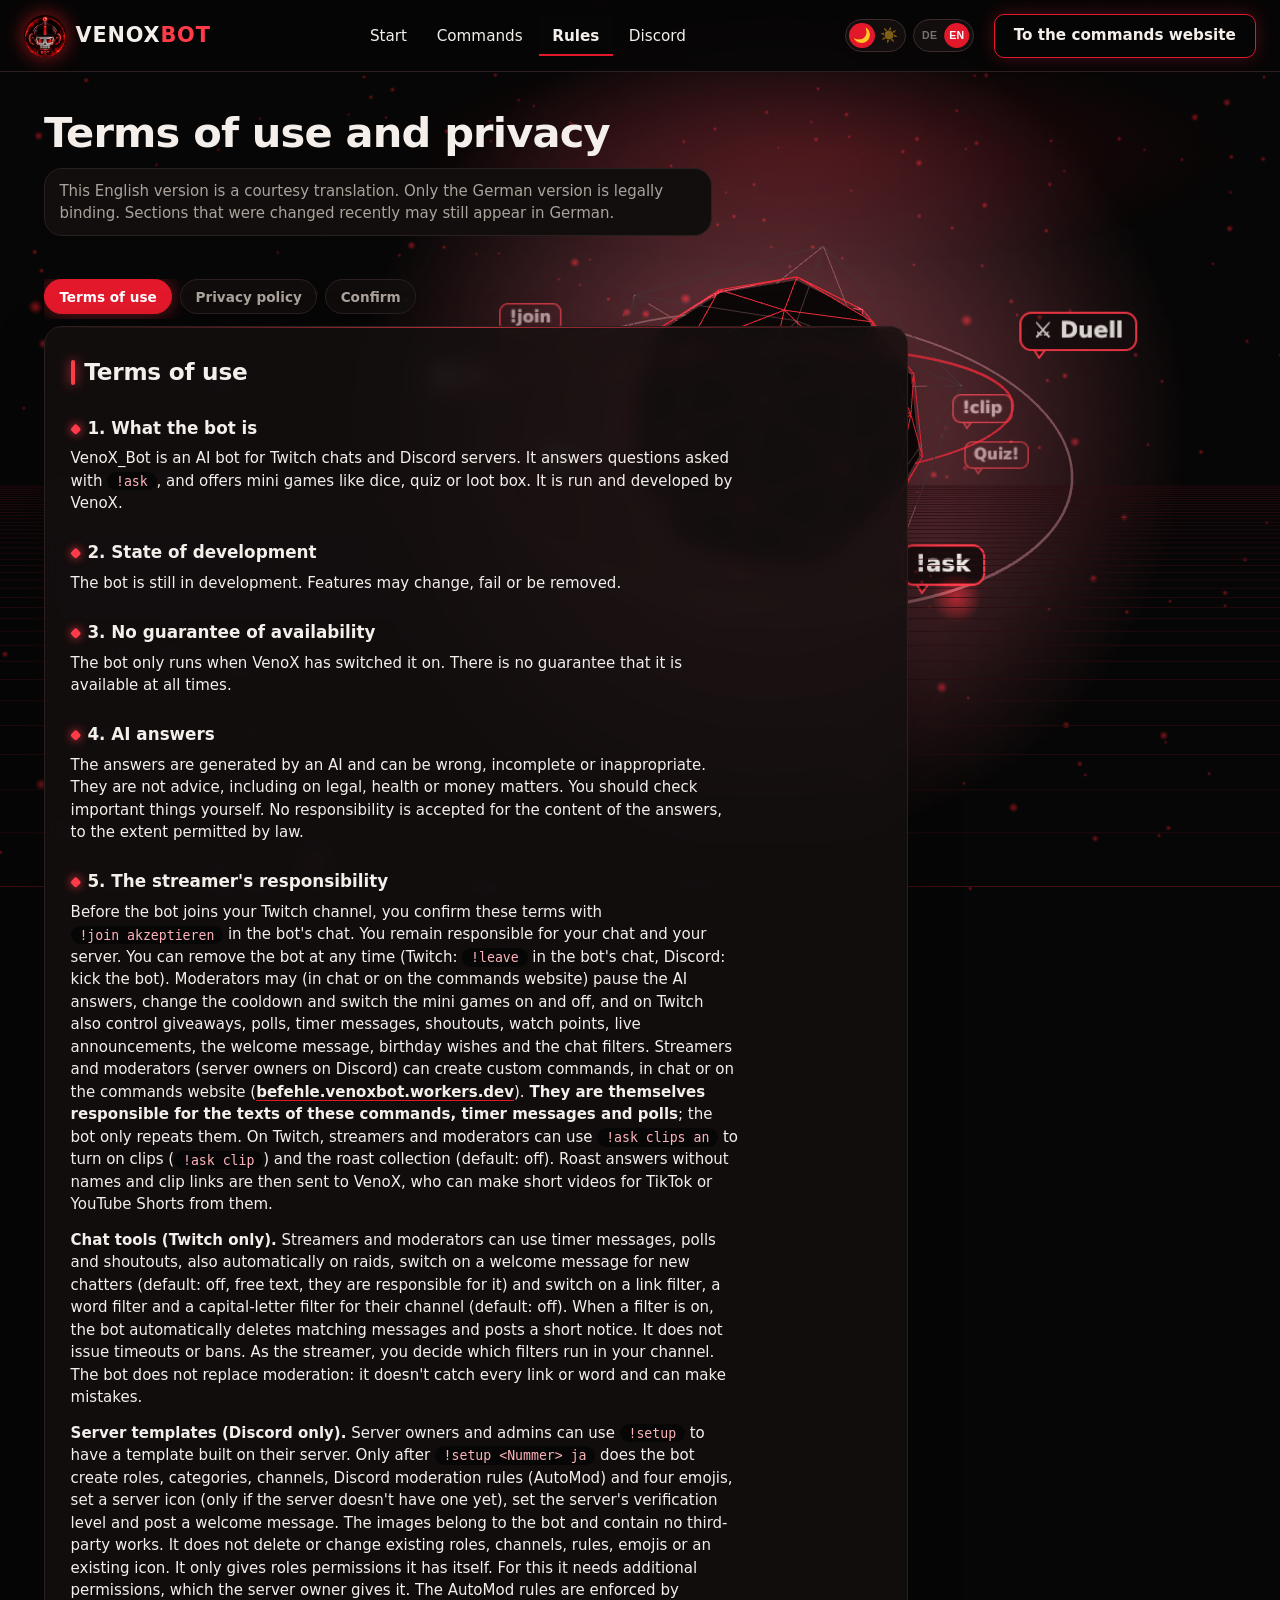
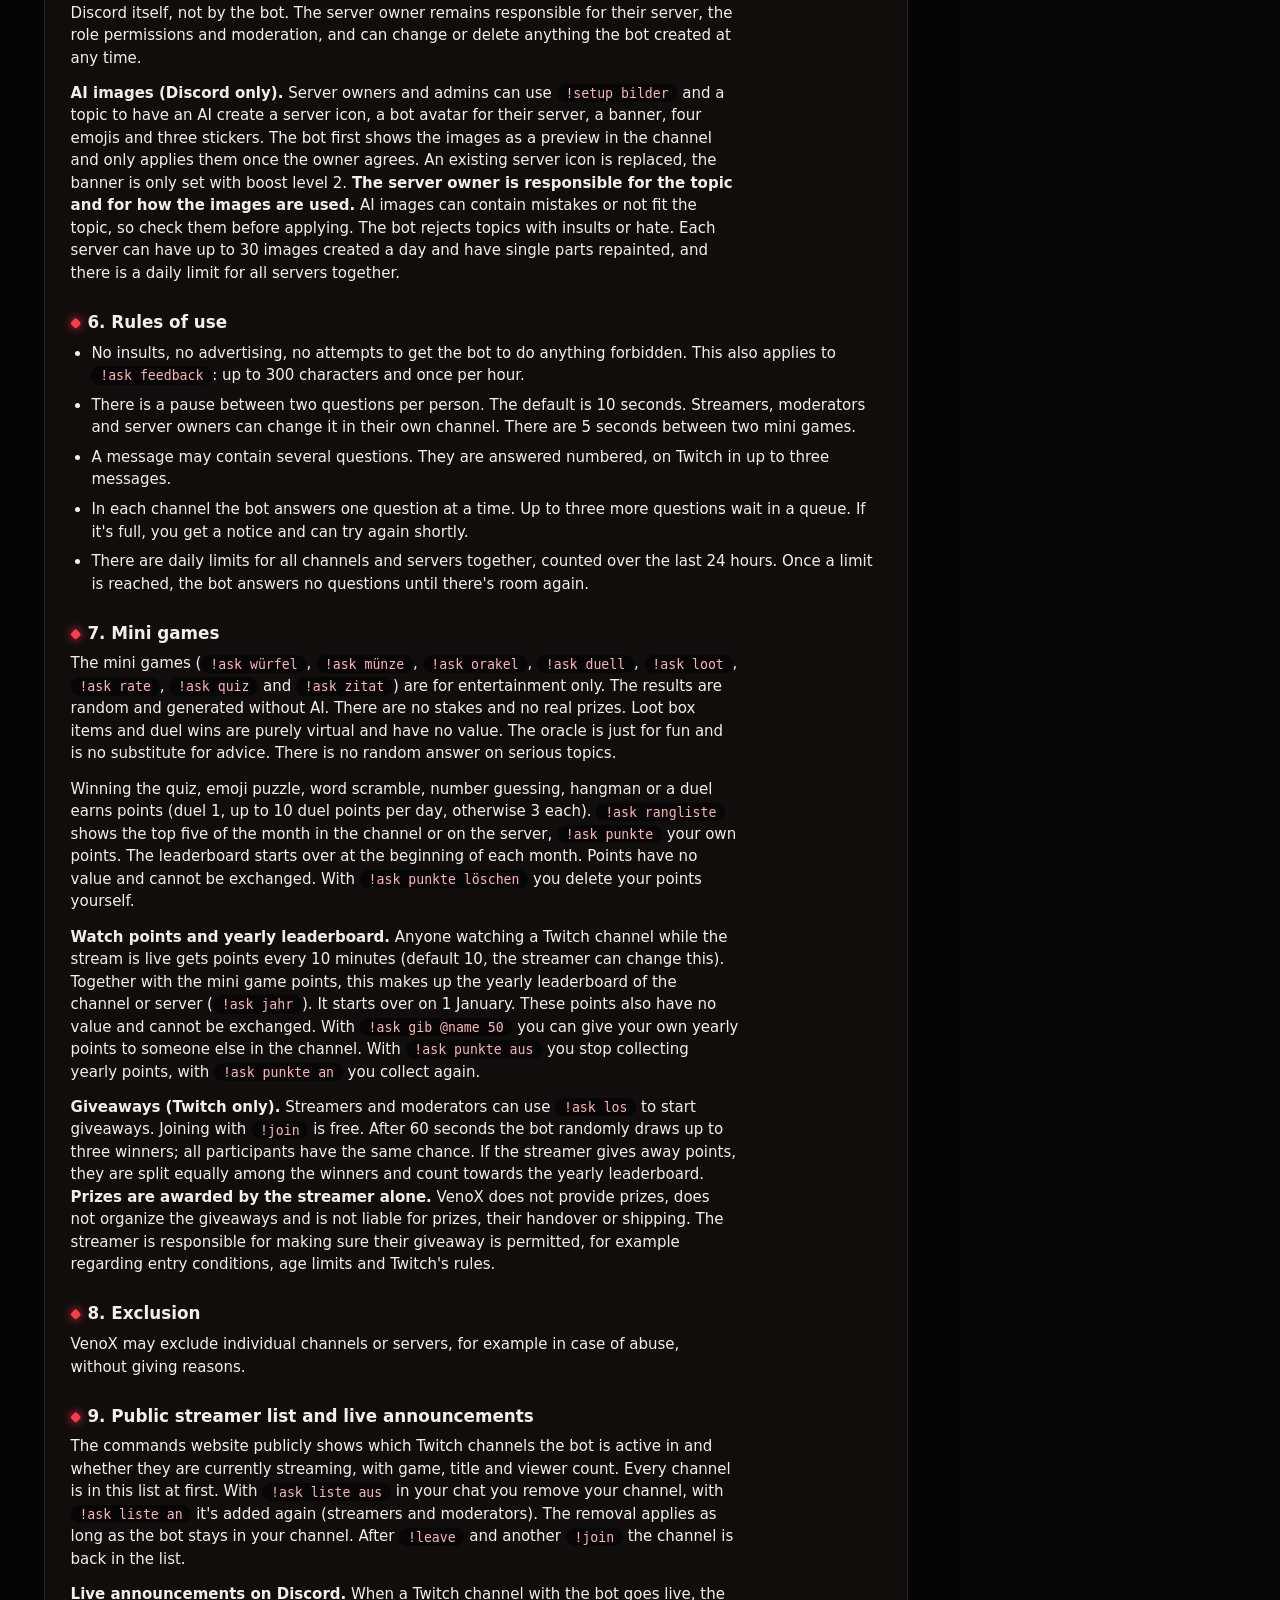
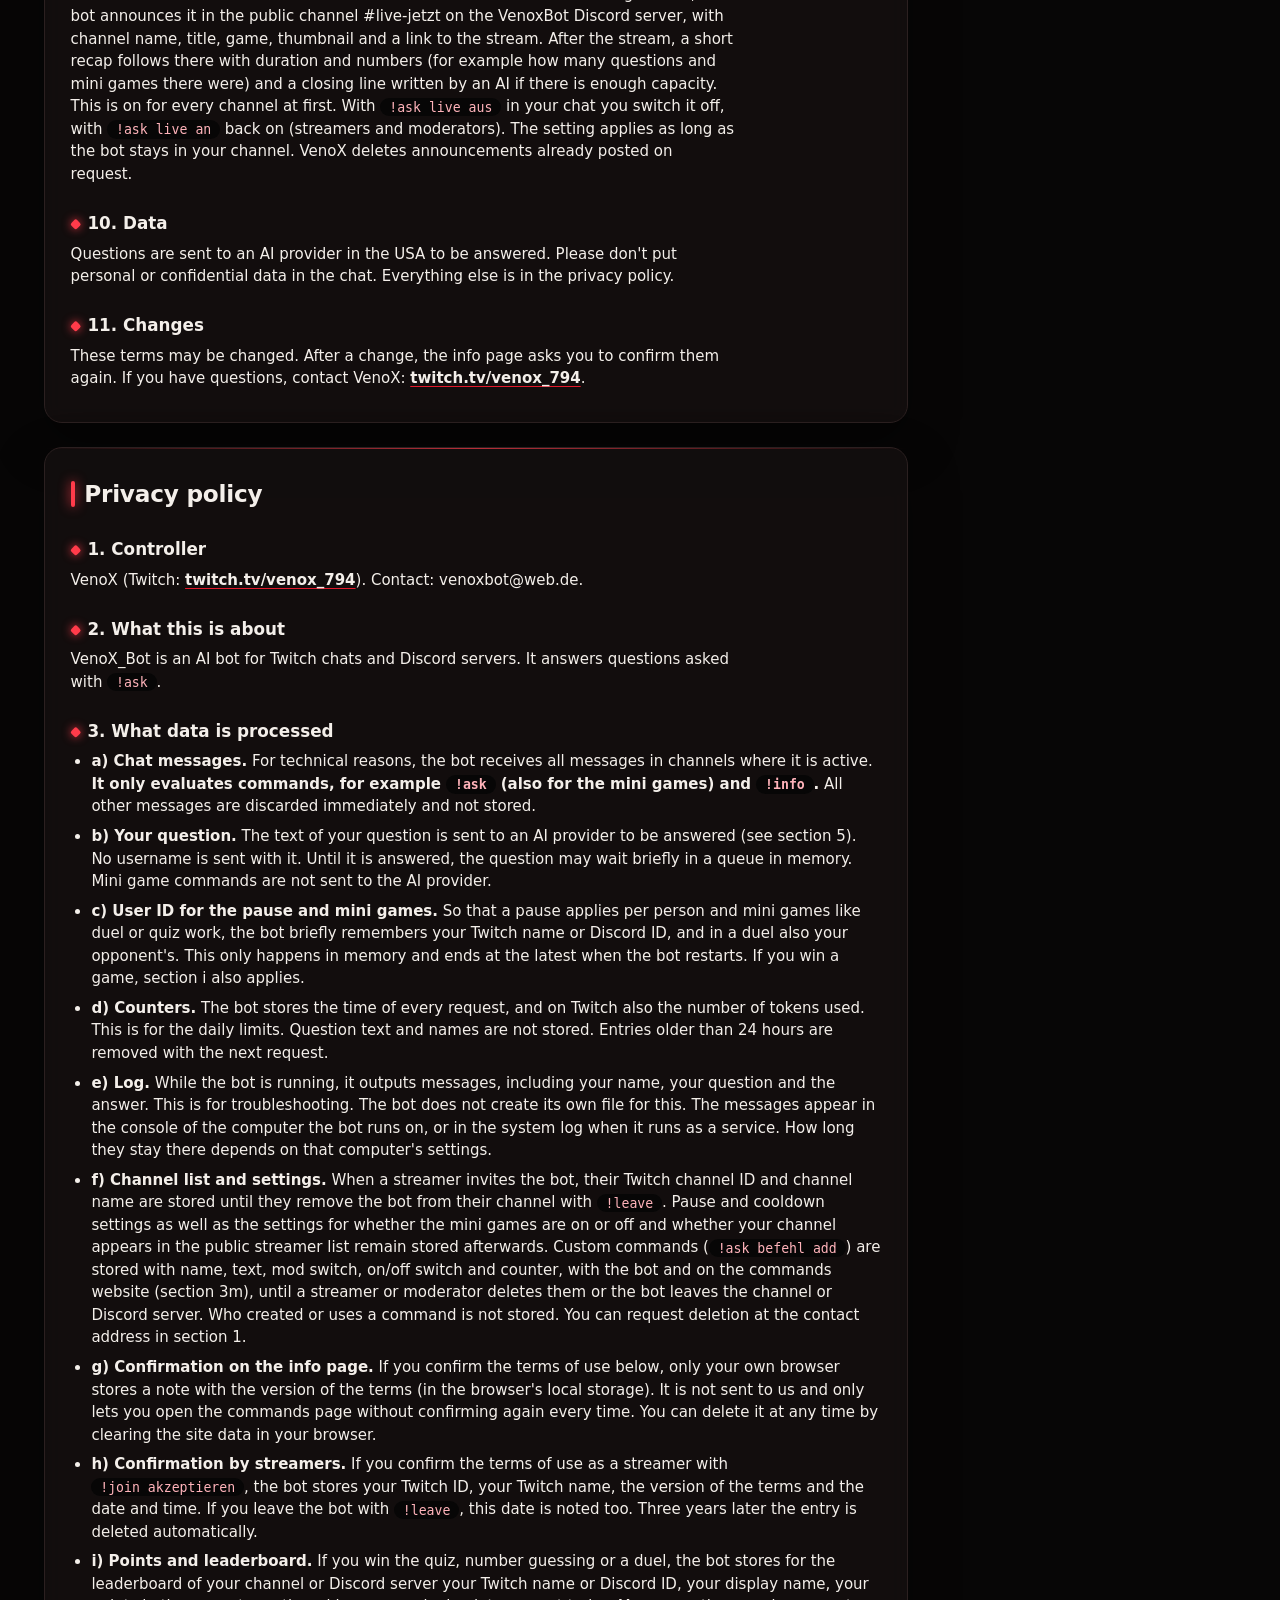
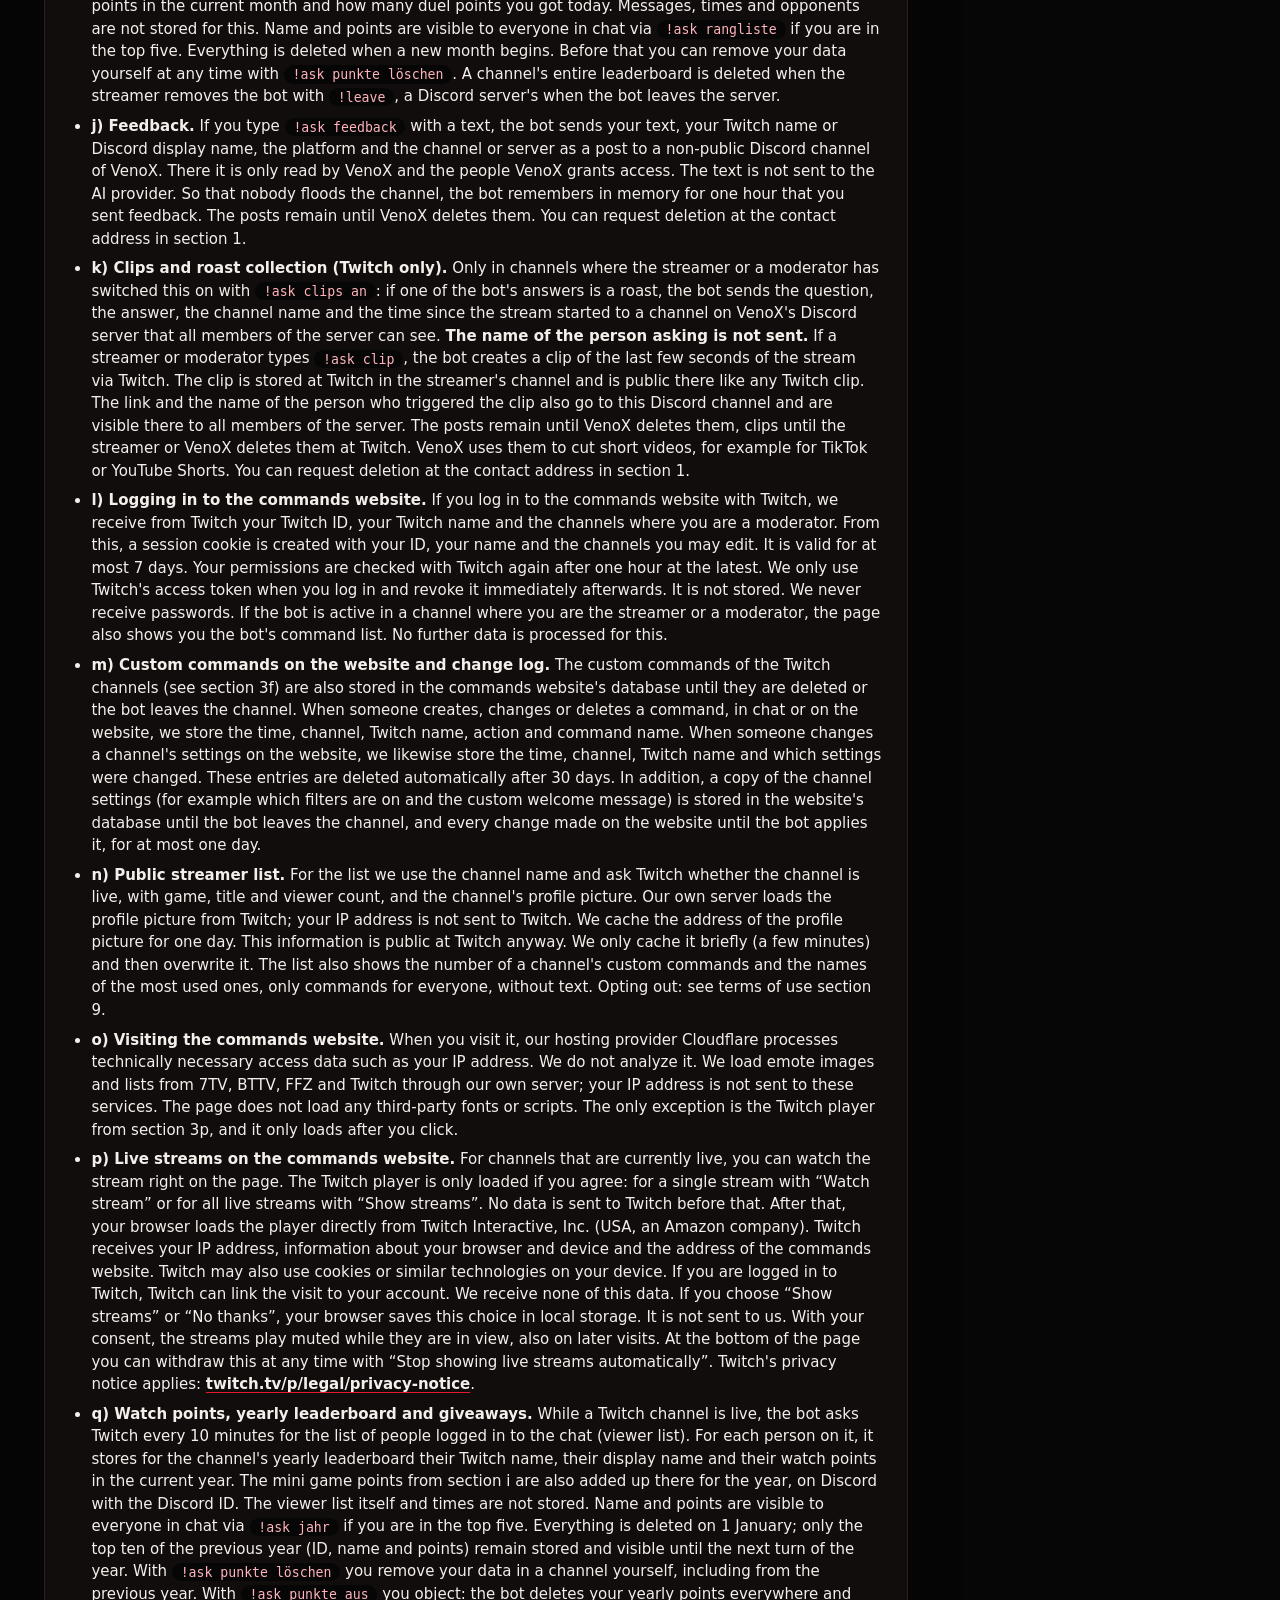
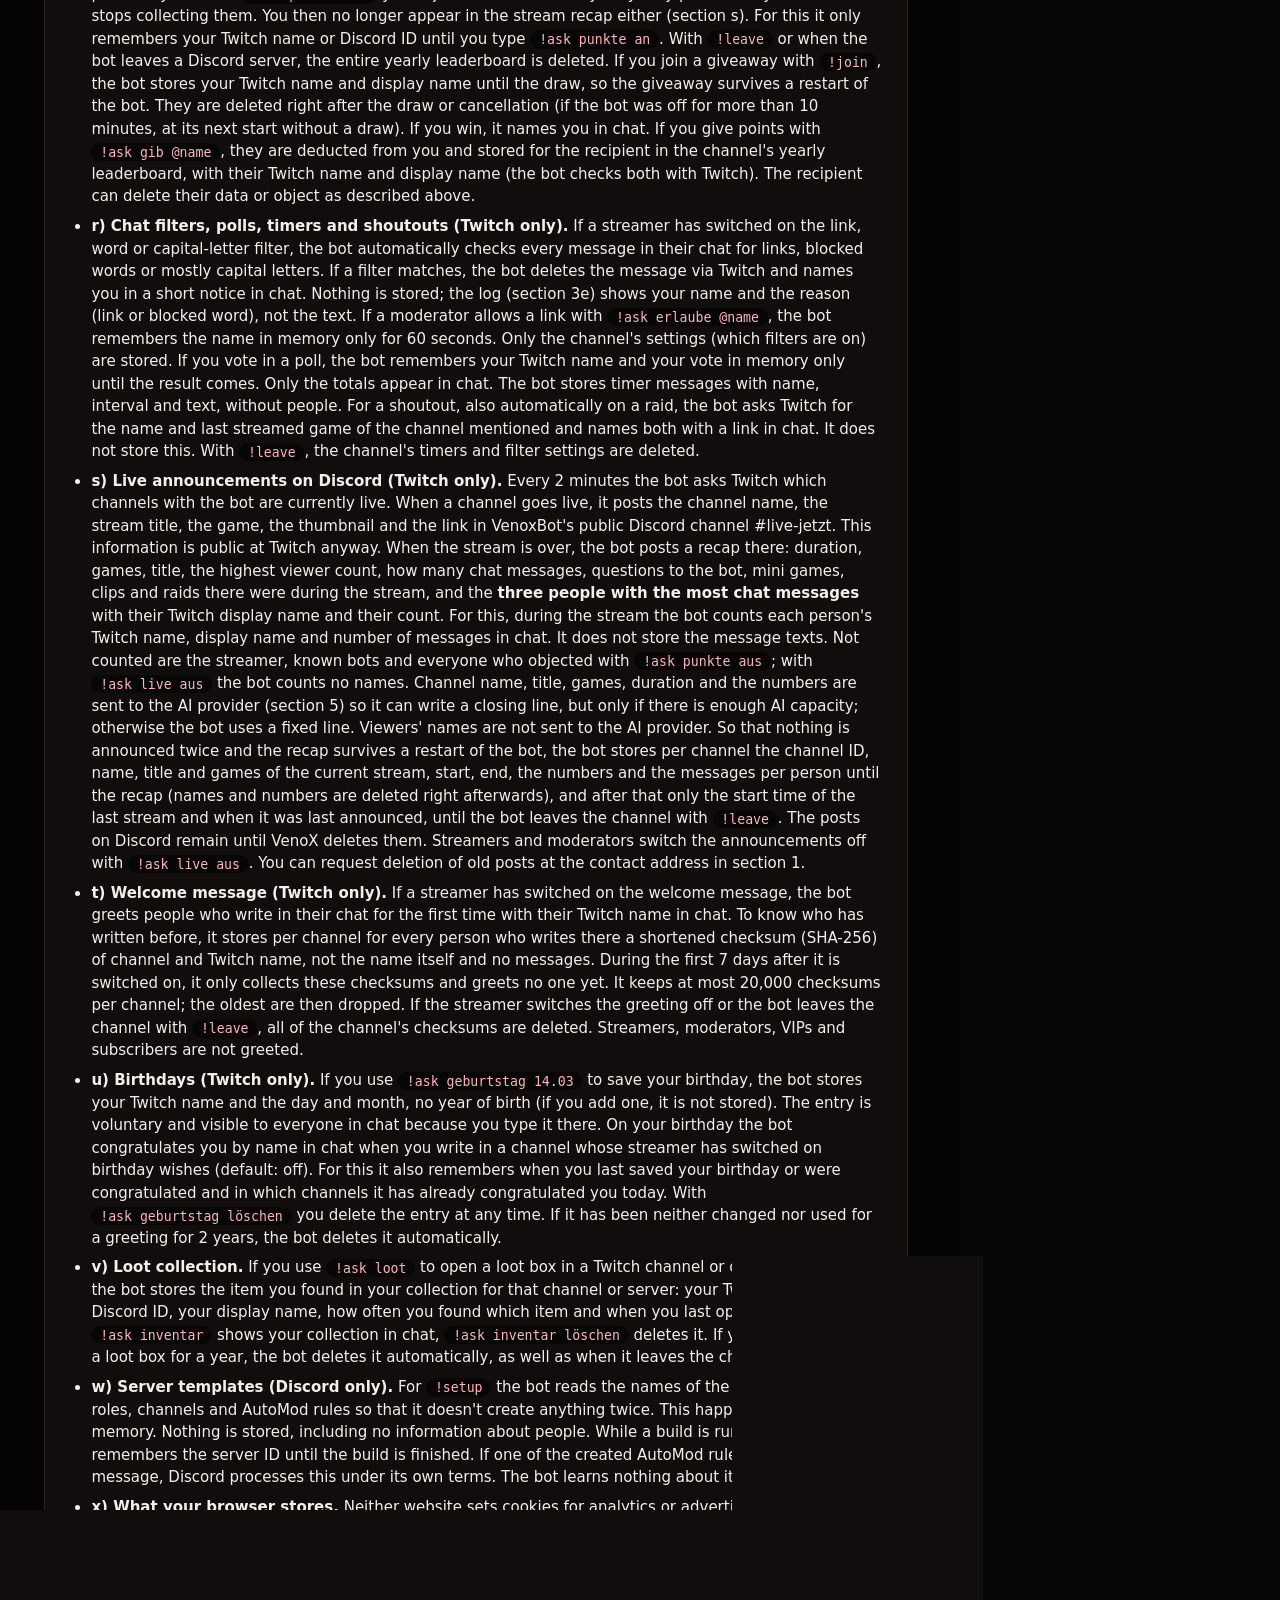
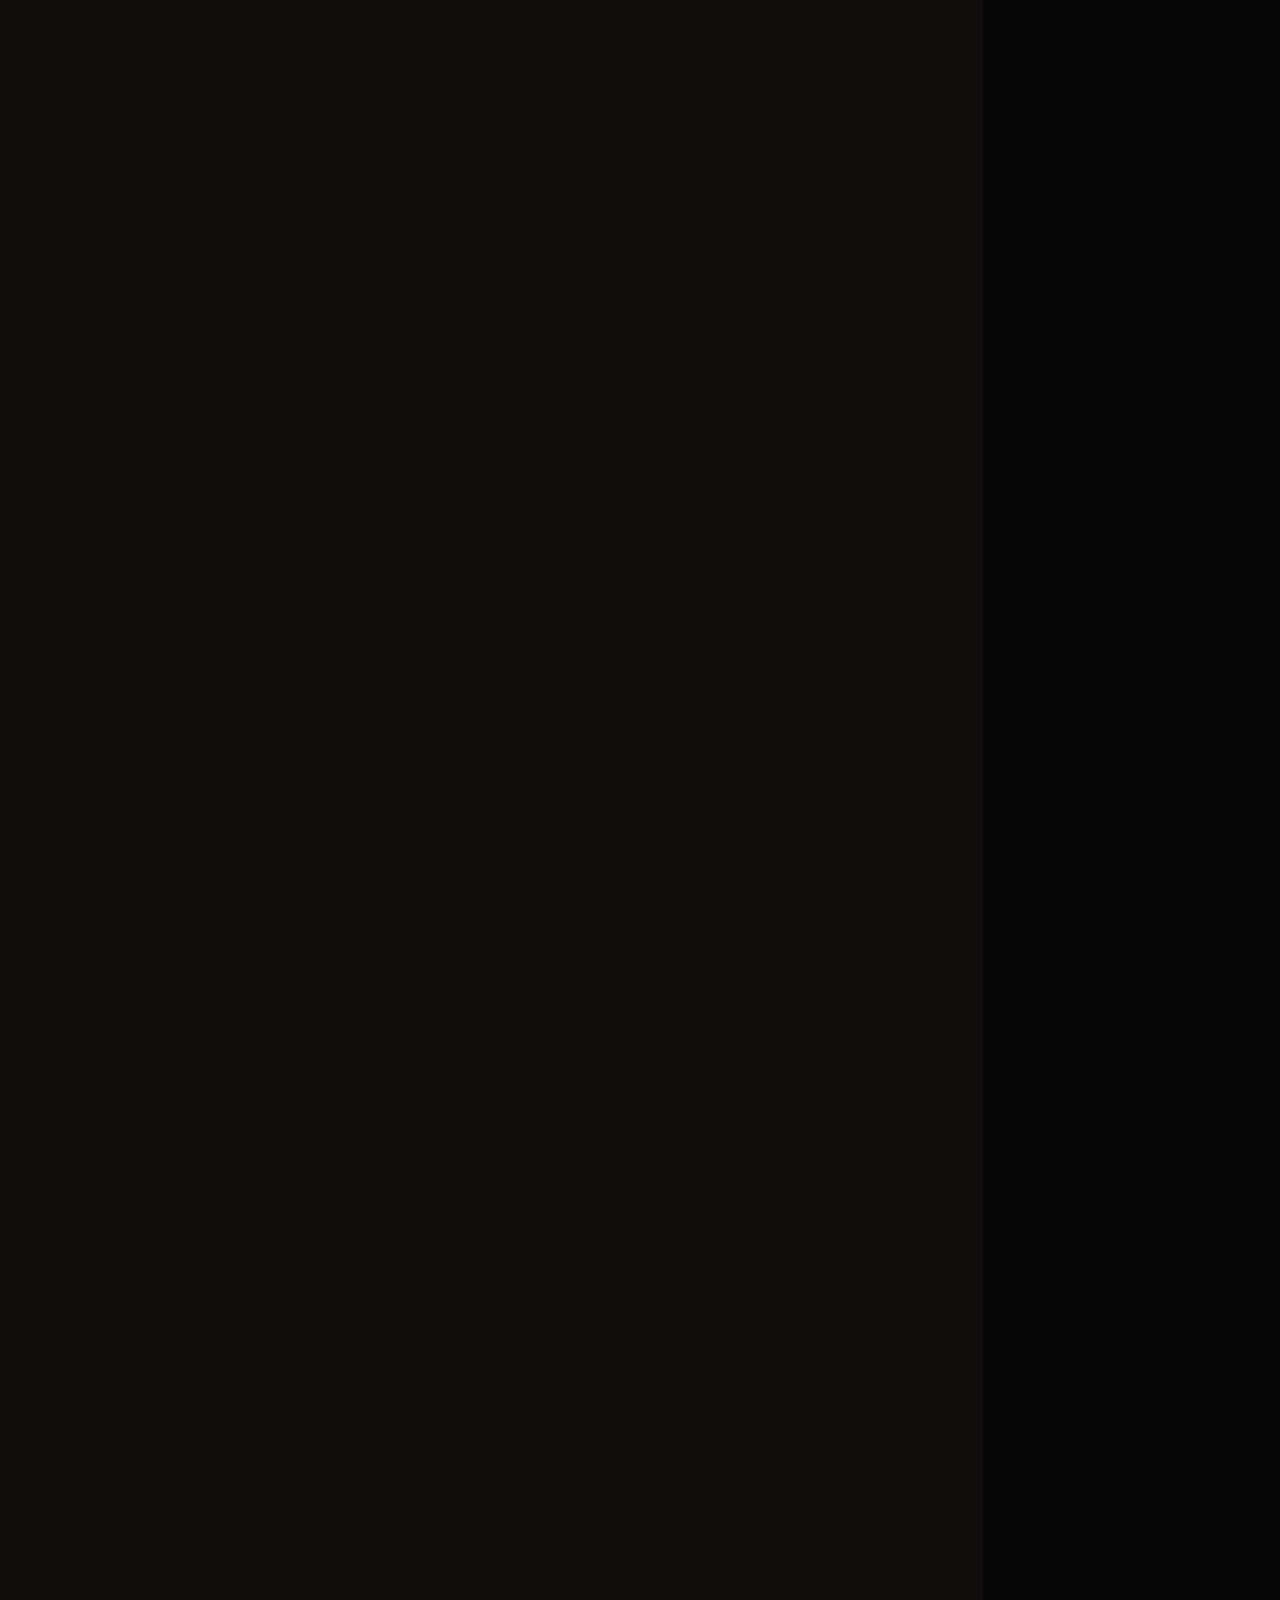
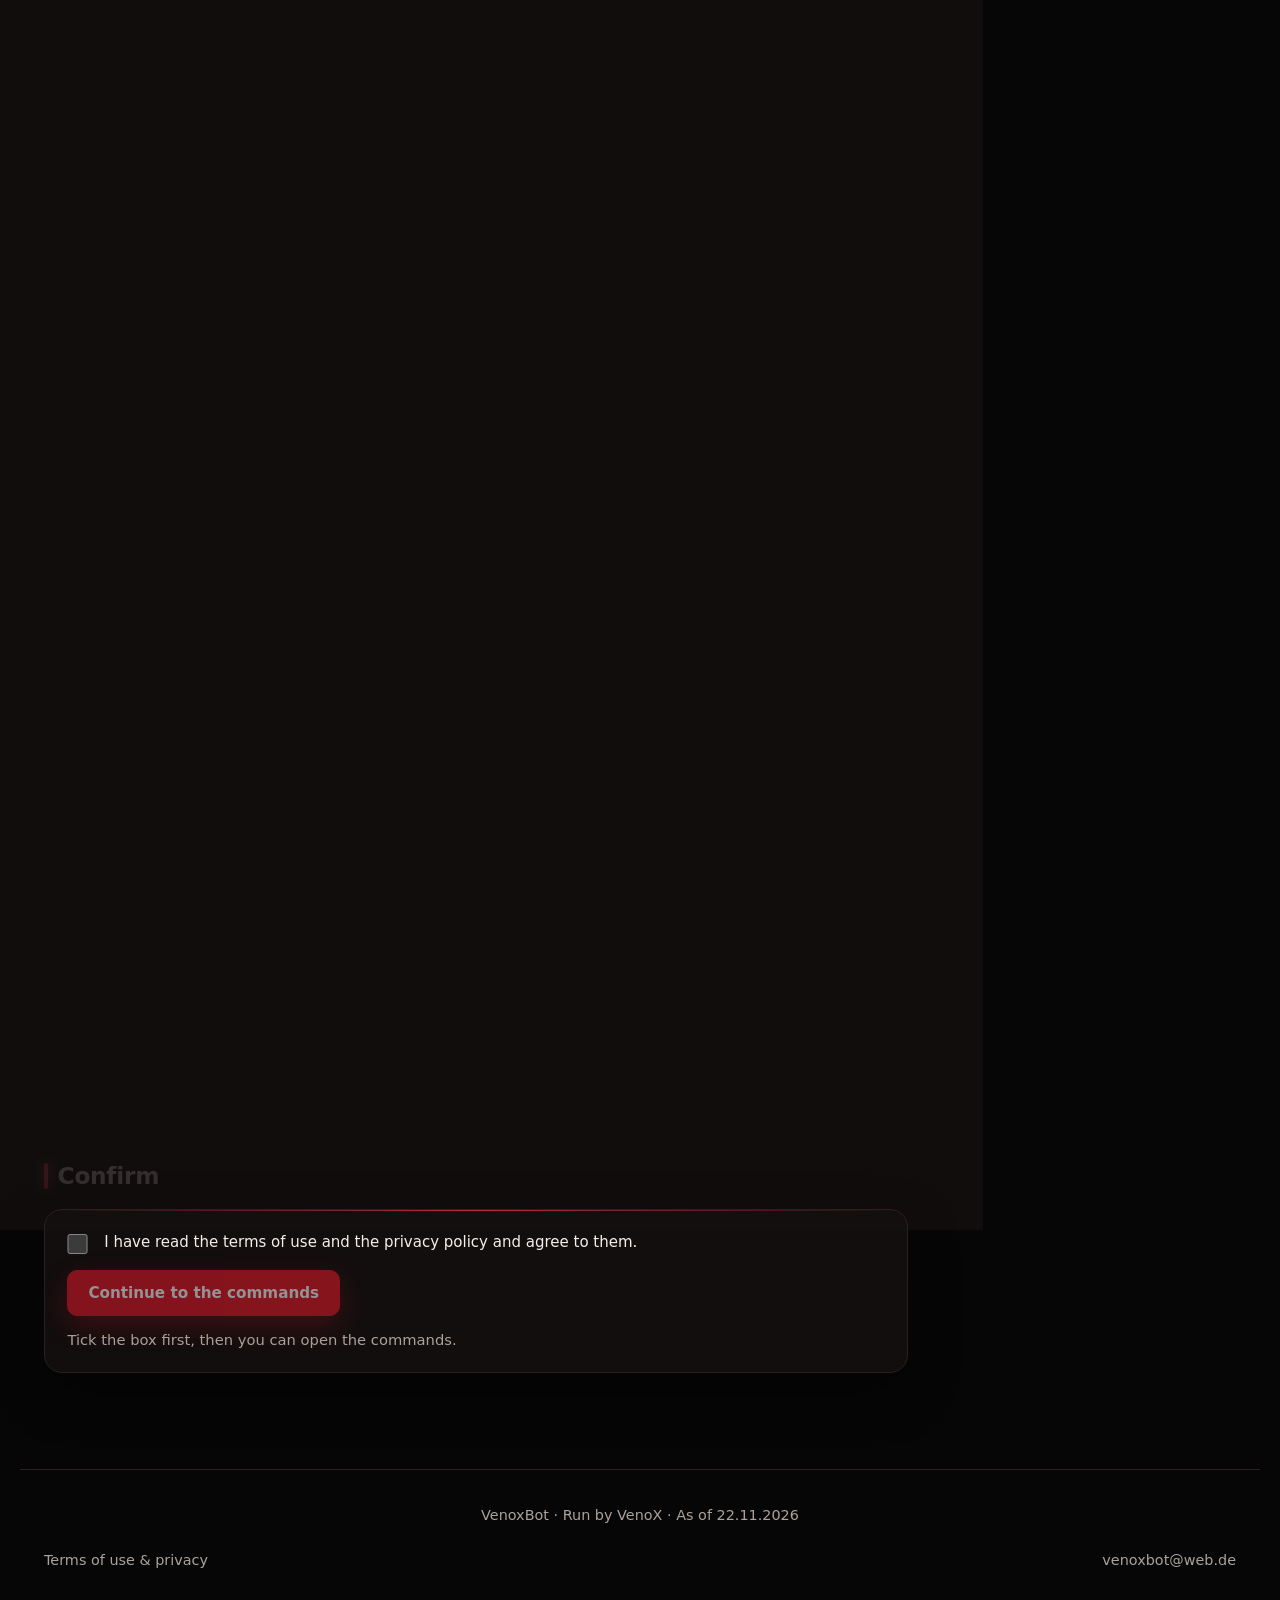
<file: nutzungsbedingungen.html>
<!doctype html>
<html lang="de">
<head>
<meta charset="utf-8">
<meta name="viewport" content="width=device-width, initial-scale=1, viewport-fit=cover">
<title>Nutzungsbedingungen und Datenschutz – VenoxBot</title>
<meta name="description" content="Nutzungsbedingungen und Datenschutzerklärung von VenoxBot, dem KI-Bot für Twitch und Discord.">
<meta property="og:type" content="website">
<meta property="og:title" content="Nutzungsbedingungen und Datenschutz – VenoxBot">
<meta property="og:description" content="Nutzungsbedingungen und Datenschutzerklärung von VenoxBot, dem KI-Bot für Twitch und Discord.">
<meta property="og:image" content="https://venox794.github.io/venoxbot/bot.jpg">
<meta name="theme-color" content="#070606">
<link rel="icon" type="image/png" href="favicon.png">
<link rel="apple-touch-icon" href="apple-touch-icon.png">
<script src="thema.js"></script>
<!-- Englisch: Wörterbuch (Kopie der Befehle-Website + Texte dieser Seite) und Umschalter, ohne defer -->
<script src="sprache-en.js"></script>
<script src="sprache-en-github.js"></script>
<script src="sprache.js"></script>
<link rel="stylesheet" href="style.css">
<link rel="stylesheet" href="info.css">
<!-- 3D-Bühne und Sprung-Chips (Kopien aus venoxbot-web/public: effekte.js, liste.js; three.js in vendor/three) -->
<script type="module" src="effekte.js"></script>
<script type="module" src="liste.js"></script>
</head>
<body class="ohne-leiste">

<!-- Kopf wie auf der Befehle-Website (Neon-Design): am PC Leiste oben, auf dem Handy Menü unten mit Symbolen -->
<header class="kopf">
  <a class="logo" href="index.html" aria-label="VenoxBot, Startseite">
    <img class="logo-zeichen" src="logo.png" width="40" height="40" alt="">
    <span class="logo-wort" aria-hidden="true">VENOX<span class="logo-strich">BOT</span></span>
  </a>
  <nav class="menue" aria-label="Seiten">
    <a class="menue-link" href="index.html"><svg class="menue-zeichen" aria-hidden="true" viewBox="0 0 24 24"><path d="M3 11l9-7 9 7v9a1 1 0 0 1-1 1h-5v-6h-6v6H4a1 1 0 0 1-1-1z"/></svg><span>Start</span></a>
    <a class="menue-link" href="befehle.html"><svg class="menue-zeichen" aria-hidden="true" viewBox="0 0 24 24"><rect x="3" y="4" width="18" height="16" rx="2"/><path d="M7 9l3 3-3 3M12 15h5"/></svg><span>Befehle</span></a>
    <a class="menue-link aktiv" aria-current="page" href="nutzungsbedingungen.html"><svg class="menue-zeichen" aria-hidden="true" viewBox="0 0 24 24"><path d="M12 2l8 4v6c0 5-3.5 9-8 10-4.5-1-8-5-8-10V6z"/></svg><span>Regeln</span></a>
    <a class="menue-link" href="https://discord.gg/35yxAptEP" target="_blank" rel="noopener"><svg class="menue-zeichen" aria-hidden="true" viewBox="0 0 24 24"><path d="M8 8.5c2.7-1 5.3-1 8 0M7.5 16c3 1.3 6 1.3 9 0M5 17c-1.5-3-2-6.5-1-10 1.5-1 3-1.6 4.5-2l.6 1.2M19 17c1.5-3 2-6.5 1-10-1.5-1-3-1.6-4.5-2l-.6 1.2"/><circle cx="9" cy="12" r="1"/><circle cx="15" cy="12" r="1"/></svg><span>Discord</span></a>
  </nav>
  <!-- Hell/Dunkel und Sprache nebeneinander (thema.js, sprache.js) -->
  <div class="kopf-schalter">
    <button type="button" class="thema-knopf" id="thema-knopf" aria-pressed="false" aria-label="Hellen Modus einschalten"><span aria-hidden="true">🌙</span><span aria-hidden="true">☀️</span></button>
    <button type="button" class="thema-knopf sprach-knopf" id="sprach-knopf" aria-pressed="false" aria-label="Sprache: Deutsch. Auf Englisch umschalten" translate="no"><span aria-hidden="true">DE</span><span aria-hidden="true">EN</span></button>
  </div>
  <div class="seite-login">
    <a class="knopf rahmen" href="https://befehle.venoxbot.workers.dev">Zur Befehle-Website</a>
  </div>
</header>

<main id="inhalt" data-inhalt>
  <div class="held klein">
    <h1 class="held-titel">Nutzungsbedingungen und Datenschutz</h1>
    <!-- Nur auf Englisch sichtbar (style.css, html[lang=en]): rechtlich gilt die deutsche Fassung -->
    <p class="hinweis nur-en" translate="no">This English version is a courtesy translation. Only the German version is legally binding. Sections that were changed recently may still appear in German.</p>
  </div>

  <section>
    <h2>Nutzungsbedingungen</h2>

    <h3>1. Was der Bot ist</h3>
    <p>Der VenoX_Bot ist ein KI-Bot für Twitch-Chats und Discord-Server. Er beantwortet Fragen, die mit <code>!ask</code> gestellt werden, und bietet Minispiele wie Würfeln, Quiz oder Lootbox. Er wird von VenoX betrieben und weiterentwickelt.</p>

    <h3>2. Stand der Entwicklung</h3>
    <p>Der Bot ist noch in Entwicklung. Funktionen können sich ändern, ausfallen oder entfallen.</p>

    <h3>3. Keine Verfügbarkeitsgarantie</h3>
    <p>Der Bot läuft nur, wenn VenoX ihn eingeschaltet hat. Es gibt keine Garantie, dass er jederzeit erreichbar ist.</p>

    <h3>4. Antworten der KI</h3>
    <p>Die Antworten werden von einer KI erzeugt und können falsch, unvollständig oder unpassend sein. Sie sind keine Beratung, auch nicht zu Recht, Gesundheit oder Geld. Wichtige Dinge solltest du selbst prüfen. Für den Inhalt der Antworten wird keine Verantwortung übernommen, soweit das gesetzlich zulässig ist.</p>

    <h3>5. Verantwortung des Streamers</h3>
    <p>Bevor der Bot in deinen Twitch-Kanal kommt, bestätigst du diese Bedingungen mit <code>!join akzeptieren</code> im Chat des Bots. Du bleibst für deinen Chat und deinen Server verantwortlich. Du kannst den Bot jederzeit entfernen (Twitch: <code>!leave</code> im Chat des Bots, Discord: Bot rauswerfen). Moderatoren dürfen (im Chat oder auf der Befehle-Website) die KI-Antworten pausieren, die Abklingzeit ändern und die Minispiele aus- und einschalten, auf Twitch außerdem Verlosungen, Umfragen, Timer-Nachrichten, Shoutouts, Zuschau-Punkte, Live-Meldungen, den Willkommensgruß, die Geburtstagsgrüße und die Chat-Filter steuern. Streamer und Moderatoren (auf Discord Server-Betreiber) können eigene Befehle anlegen, im Chat oder auf der Befehle-Website (<a href="https://befehle.venoxbot.workers.dev" target="_blank" rel="noopener">befehle.venoxbot.workers.dev</a>). <strong>Für die Texte dieser Befehle, der Timer-Nachrichten und der Umfragen sind sie selbst verantwortlich</strong>, der Bot gibt sie nur wieder. Auf Twitch können Streamer und Moderatoren mit <code>!ask clips an</code> Clips (<code>!ask clip</code>) und die Roast-Sammlung einschalten (Standard: aus). Dann landen Roast-Antworten ohne Namen und Clip-Links bei VenoX, der daraus kurze Videos für TikTok oder YouTube Shorts machen kann.</p>

    <p><strong>Chat-Werkzeuge (nur Twitch).</strong> Streamer und Moderatoren können Timer-Nachrichten, Umfragen und Shoutouts nutzen, auch automatisch bei Raids, einen Willkommensgruß für neue Chatter einschalten (Standard: aus, Text frei wählbar, sie sind für ihn verantwortlich) und für ihren Kanal einen Linkfilter, einen Wortfilter und einen Großbuchstaben-Filter einschalten (Standard: aus). Ist ein Filter an, löscht der Bot passende Nachrichten automatisch und schreibt einen kurzen Hinweis. Er verhängt keine Timeouts oder Banns. Welche Filter in deinem Kanal laufen, entscheidest du als Streamer. Der Bot ersetzt keine Moderation: Er erkennt nicht jeden Link oder Begriff und kann sich irren.</p>
    <p><strong>Server-Vorlagen (nur Discord).</strong> Server-Eigentümer und Admins können mit <code>!setup</code> eine Vorlage auf ihrem Server aufbauen lassen. Erst nach <code>!setup &lt;Nummer&gt; ja</code> legt der Bot Rollen, Kategorien, Kanäle, Moderationsregeln von Discord (AutoMod) und vier Emojis an, setzt ein Server-Icon (nur wenn der Server noch keins hat), stellt die Verifizierungsstufe des Servers ein und schreibt eine Willkommensnachricht. Die Bilder gehören zum Bot und enthalten keine Werke Dritter. Bestehende Rollen, Kanäle, Regeln, Emojis und ein vorhandenes Icon löscht oder ändert er nicht. Rollen gibt er nur Rechte, die er selbst hat. Dafür braucht er zusätzliche Rechte, die ihm der Server-Betreiber gibt. Die AutoMod-Regeln setzt Discord selbst durch, nicht der Bot. Der Server-Betreiber bleibt für seinen Server, die Rechte der Rollen und die Moderation verantwortlich und kann alles, was der Bot angelegt hat, jederzeit ändern oder löschen.</p>
    <p><strong>KI-Bilder (nur Discord).</strong> Server-Eigentümer und Admins können mit <code>!setup bilder</code> und einem Thema von einer KI ein Server-Icon, ein Profilbild des Bots für ihren Server, ein Banner, vier Emojis und drei Sticker erstellen lassen. Der Bot zeigt die Bilder zuerst als Vorschau im Kanal und übernimmt sie erst, wenn der Betreiber zustimmt. Ein vorhandenes Server-Icon wird dabei ersetzt, das Banner nur mit Boost-Stufe 2 gesetzt. <strong>Für das Thema und die Nutzung der Bilder ist der Server-Betreiber verantwortlich.</strong> KI-Bilder können Fehler enthalten oder nicht zum Thema passen, deshalb vor dem Übernehmen prüfen. Themen mit Beleidigungen oder Hetze lehnt der Bot ab. Jeder Server kann bis zu 30 Bilder am Tag erstellen lassen und einzelne Teile neu malen lassen, für alle Server zusammen gibt es ein Tageslimit.</p>

    <h3>6. Regeln für die Nutzung</h3>
    <ul>
      <li>Keine Beleidigungen, keine Werbung, keine Versuche, den Bot zu Verbotenem zu bringen. Das gilt auch für <code>!ask feedback</code>: höchstens 300 Zeichen und einmal pro Stunde.</li>
      <li>Pro Person gilt eine Pause zwischen zwei Fragen. Standard sind 10 Sekunden. Streamer, Moderatoren und Server-Betreiber können sie im eigenen Kanal ändern. Zwischen zwei Minispielen liegen 5 Sekunden.</li>
      <li>Eine Nachricht darf mehrere Fragen enthalten. Sie werden nummeriert beantwortet, auf Twitch in bis zu drei Nachrichten.</li>
      <li>Pro Kanal beantwortet der Bot eine Frage nach der anderen. Bis zu drei weitere Fragen warten in einer Warteschlange. Ist sie voll, bekommst du einen Hinweis und kannst es gleich nochmal versuchen.</li>
      <li>Es gibt Tageslimits für alle Kanäle und Server zusammen. Sie zählen die letzten 24 Stunden. Ist ein Limit erreicht, beantwortet der Bot keine Fragen, bis wieder Platz frei ist.</li>
    </ul>

    <h3>7. Minispiele</h3>
    <p>Die Minispiele (<code>!ask würfel</code>, <code>!ask münze</code>, <code>!ask orakel</code>, <code>!ask duell</code>, <code>!ask loot</code>, <code>!ask rate</code>, <code>!ask quiz</code> und <code>!ask zitat</code>) dienen nur der Unterhaltung. Die Ergebnisse sind zufällig und werden ohne KI erzeugt. Es gibt keine Einsätze und keine echten Gewinne. Gegenstände aus der Lootbox und Siege im Duell sind rein virtuell und haben keinen Wert. Das Orakel ist ein Spaß und ersetzt keinen Rat. Bei ernsten Themen gibt es keine Zufallsantwort.</p>
      <p>Wer im Quiz, beim Emoji-Rätsel, beim Buchstabensalat, beim Zahlenraten, beim Galgenmännchen oder im Duell gewinnt, bekommt Punkte (Duell 1, höchstens 10 Duell-Punkte pro Tag, sonst je 3). <code>!ask rangliste</code> zeigt die besten fünf des Monats im Kanal bzw. auf dem Server, <code>!ask punkte</code> die eigenen Punkte. Am Monatsanfang beginnt die Rangliste neu. Punkte haben keinen Wert und können nicht eingetauscht werden. Mit <code>!ask punkte löschen</code> löschst du deine Punkte selbst.</p>
      <p><strong>Zuschau-Punkte und Jahresrangliste.</strong> Wer in einem Twitch-Kanal zuschaut, während der Stream live ist, bekommt alle 10 Minuten Punkte (Standard 10, der Streamer kann das ändern). Zusammen mit den Minispiel-Punkten ergibt das die Jahresrangliste des Kanals bzw. Servers (<code>!ask jahr</code>). Am 1. Januar beginnt sie neu. Auch diese Punkte haben keinen Wert und können nicht eingetauscht werden. Mit <code>!ask gib @name 50</code> kannst du eigene Jahrespunkte an jemand anderen im Kanal verschenken. Mit <code>!ask punkte aus</code> sammelst du keine Jahrespunkte mehr, mit <code>!ask punkte an</code> wieder.</p>
      <p><strong>Verlosungen (nur Twitch).</strong> Streamer und Moderatoren können mit <code>!ask los</code> Verlosungen starten. Mitmachen mit <code>!join</code> ist kostenlos. Nach 60 Sekunden zieht der Bot per Zufall bis zu drei Gewinner, alle Teilnehmer haben die gleiche Chance. Verlost der Streamer Punkte, werden sie gleich unter den Gewinnern aufgeteilt und zählen zur Jahresrangliste. <strong>Preise vergibt allein der Streamer.</strong> VenoX stellt keine Preise bereit, veranstaltet die Verlosungen nicht und haftet nicht für Preise, ihre Übergabe oder ihren Versand. Der Streamer ist dafür verantwortlich, dass seine Verlosung erlaubt ist, zum Beispiel mit Teilnahmebedingungen, Altersgrenzen und den Regeln von Twitch.</p>

    <h3>8. Ausschluss</h3>
    <p>VenoX kann einzelne Kanäle oder Server ausschließen, zum Beispiel bei Missbrauch, ohne Angabe von Gründen.</p>

    <h3>9. Öffentliche Streamer-Liste und Live-Meldungen</h3>
    <p>Die Befehle-Website zeigt öffentlich, in welchen Twitch-Kanälen der Bot aktiv ist und ob dort gerade gestreamt wird, mit Spiel, Titel und Zuschauerzahl. Jeder Kanal steht zunächst in dieser Liste. Mit <code>!ask liste aus</code> in deinem Chat nimmst du deinen Kanal heraus, mit <code>!ask liste an</code> kommt er wieder hinein (Streamer und Moderatoren). Die Abmeldung gilt, solange der Bot in deinem Kanal bleibt. Nach <code>!leave</code> und erneutem <code>!join</code> steht der Kanal wieder in der Liste.</p>
    <p><strong>Live-Meldungen auf Discord.</strong> Geht ein Twitch-Kanal mit dem Bot live, meldet der Bot das im öffentlichen Kanal #live-jetzt auf dem Discord-Server von VenoxBot, mit Kanalname, Titel, Spiel, Vorschaubild und Link zum Stream. Nach dem Stream folgt dort ein kurzer Rückblick mit Dauer und Zahlen (zum Beispiel wie viele Fragen und Minispiele es gab) und einem Schlusssatz, den eine KI schreibt, wenn genug Kapazität frei ist. Das ist für jeden Kanal zunächst an. Mit <code>!ask live aus</code> in deinem Chat schaltest du es ab, mit <code>!ask live an</code> wieder ein (Streamer und Moderatoren). Die Einstellung gilt, solange der Bot in deinem Kanal bleibt. Bereits gepostete Meldungen löscht VenoX auf Wunsch.</p>

    <h3>10. Daten</h3>
    <p>Die Fragen werden zur Beantwortung an einen KI-Anbieter in den USA geschickt. Bitte schreibe keine persönlichen oder vertraulichen Daten in den Chat. Alles Weitere steht in der Datenschutzerklärung.</p>

    <h3>11. Änderungen</h3>
    <p>Diese Bedingungen können geändert werden. Nach einer Änderung bittet dich die Infoseite, sie erneut zu bestätigen. Bei Fragen melde dich bei VenoX: <a href="https://www.twitch.tv/venox_794" target="_blank" rel="noopener">twitch.tv/venox_794</a>.</p>
  </section>

  <section id="datenschutz">
    <h2>Datenschutzerklärung</h2>

    <h3>1. Verantwortlicher</h3>
    <p>VenoX (Twitch: <a href="https://www.twitch.tv/venox_794" target="_blank" rel="noopener">twitch.tv/venox_794</a>). Kontakt: venoxbot@web.de.</p>

    <h3>2. Worum es geht</h3>
    <p>Der VenoX_Bot ist ein KI-Bot für Twitch-Chats und Discord-Server. Er antwortet auf Fragen, die mit <code>!ask</code> gestellt werden.</p>

    <h3>3. Welche Daten verarbeitet werden</h3>
    <ul>
      <li><strong>a) Chat-Nachrichten.</strong> Der Bot erhält technisch alle Nachrichten in Kanälen, in denen er aktiv ist. <strong>Er wertet nur Befehle aus, zum Beispiel <code>!ask</code> (auch für die Minispiele) und <code>!info</code>.</strong> Alle anderen Nachrichten werden sofort verworfen und nicht gespeichert.</li>
      <li><strong>b) Deine Frage.</strong> Der Text deiner Frage wird zur Beantwortung an einen KI-Anbieter geschickt (siehe Punkt 5). Ein Benutzername wird dabei nicht mitgeschickt. Bis zur Antwort wartet die Frage gegebenenfalls kurz in einer Warteschlange im Arbeitsspeicher. Befehle für Minispiele gehen nicht an den KI-Anbieter.</li>
      <li><strong>c) Benutzerkennung für Pause und Minispiele.</strong> Damit pro Person eine Pause gilt und Minispiele wie Duell oder Quiz funktionieren, merkt sich der Bot kurzzeitig deinen Twitch-Namen bzw. deine Discord-Kennung, beim Duell auch die des Gegners. Das geschieht nur im Arbeitsspeicher und endet spätestens, wenn der Bot neu gestartet wird. Gewinnst du ein Spiel, gilt zusätzlich Punkt i.</li>
      <li><strong>d) Zähler.</strong> Der Bot speichert den Zeitpunkt jeder Anfrage, auf Twitch zusätzlich die Anzahl der verbrauchten Tokens. Das dient den Tageslimits. Fragetext und Namen werden dabei nicht gespeichert. Einträge, die älter als 24 Stunden sind, werden bei der nächsten Anfrage entfernt.</li>
      <li><strong>e) Protokoll.</strong> Während der Bot läuft, gibt er Meldungen aus, darunter deinen Namen, deine Frage und die Antwort. Das dient der Fehlersuche. Der Bot legt dafür keine eigene Datei an. Die Meldungen erscheinen in der Konsole des Rechners, auf dem der Bot läuft, bzw. im Systemprotokoll, wenn er als Dienst läuft. Wie lange sie dort bleiben, richtet sich nach den Einstellungen dieses Rechners.</li>
      <li><strong>f) Kanalliste und Einstellungen.</strong> Lädt ein Streamer den Bot ein, werden seine Twitch-Kanalkennung und sein Kanalname gespeichert, bis er den Bot mit <code>!leave</code> wieder aus seinem Kanal entfernt. Pause- und Abklingzeit-Einstellungen sowie die Einstellung, ob die Minispiele an oder aus sind und ob dein Kanal in der öffentlichen Streamer-Liste erscheint, bleiben auch danach gespeichert. Eigene Befehle (<code>!ask befehl add</code>) werden mit Name, Text, Mod-Schalter, Ein/Aus-Schalter und Zähler gespeichert, beim Bot und auf der Befehle-Website (Punkt 3m), bis ein Streamer oder Moderator sie löscht oder der Bot den Kanal bzw. Discord-Server verlässt. Wer einen Befehl angelegt hat oder aufruft, wird dabei nicht gespeichert. Eine Löschung kannst du unter der Kontaktadresse in Punkt 1 verlangen.</li>
      <li><strong>g) Bestätigung auf der Infoseite.</strong> Bestätigst du unten die Nutzungsbedingungen, speichert nur dein eigener Browser einen Vermerk mit dem Stand der Bedingungen (im lokalen Speicher des Browsers). Er wird nicht an uns übertragen und dient nur dazu, dass du die Befehle-Seite öffnen kannst, ohne jedes Mal neu zu bestätigen. Du kannst ihn jederzeit löschen, indem du die Websitedaten in deinem Browser löschst.</li>
      <li><strong>h) Bestätigung durch Streamer.</strong> Bestätigst du als Streamer mit <code>!join akzeptieren</code> die Nutzungsbedingungen, speichert der Bot deine Twitch-Kennung, deinen Twitch-Namen, den Stand der Bedingungen und Datum und Uhrzeit. Verlässt du den Bot mit <code>!leave</code>, wird auch dieses Datum vermerkt. Drei Jahre danach wird der Eintrag automatisch gelöscht.</li>
      <li><strong>i) Punkte und Rangliste.</strong> Gewinnst du im Quiz, beim Zahlenraten oder im Duell, speichert der Bot für die Rangliste deines Kanals bzw. Discord-Servers deinen Twitch-Namen bzw. deine Discord-Kennung, deinen Anzeigenamen, deine Punkte im laufenden Monat und wie viele Duell-Punkte du heute bekommen hast. Nachrichten, Uhrzeiten und Gegner werden dafür nicht gespeichert. Name und Punkte sind über <code>!ask rangliste</code> für alle im Chat sichtbar, wenn du unter den besten fünf bist. Mit Beginn eines neuen Monats wird alles gelöscht. Vorher kannst du deine Daten jederzeit selbst mit <code>!ask punkte löschen</code> entfernen. Die ganze Rangliste eines Kanals wird gelöscht, wenn der Streamer den Bot mit <code>!leave</code> entfernt, die eines Discord-Servers, wenn der Bot den Server verlässt.</li>
      <li><strong>j) Feedback.</strong> Schreibst du <code>!ask feedback</code> mit einem Text, schickt der Bot deinen Text, deinen Twitch-Namen bzw. Discord-Anzeigenamen, die Plattform und den Kanal bzw. Server als Beitrag in einen nicht öffentlichen Discord-Kanal von VenoX. Dort lesen ihn nur VenoX und die Personen, die VenoX dafür freigibt. Der Text geht nicht an den KI-Anbieter. Damit niemand den Kanal überflutet, merkt sich der Bot eine Stunde lang im Arbeitsspeicher, dass du Feedback geschickt hast. Die Beiträge bleiben, bis VenoX sie löscht. Eine Löschung kannst du unter der Kontaktadresse in Punkt 1 verlangen.</li>
      <li><strong>k) Clips und Roast-Sammlung (nur Twitch).</strong> Nur in Kanälen, in denen der Streamer oder ein Moderator das mit <code>!ask clips an</code> eingeschaltet hat: Ist eine Antwort des Bots ein Roast, schickt der Bot die Frage, die Antwort, den Kanalnamen und die Zeit seit Streamstart in einen Kanal auf dem Discord-Server von VenoX, den alle Mitglieder des Servers sehen können. <strong>Der Name der fragenden Person wird dabei nicht mitgeschickt.</strong> Schreibt ein Streamer oder Moderator <code>!ask clip</code>, erstellt der Bot über Twitch einen Clip der letzten Sekunden des Streams. Der Clip liegt bei Twitch im Kanal des Streamers und ist dort wie jeder Twitch-Clip öffentlich. Der Link und der Name der Person, die den Clip ausgelöst hat, gehen ebenfalls in diesen Discord-Kanal und sind dort für alle Mitglieder des Servers sichtbar. Die Beiträge bleiben, bis VenoX sie löscht, Clips bis der Streamer oder VenoX sie bei Twitch löscht. VenoX nutzt sie, um daraus kurze Videos zum Beispiel für TikTok oder YouTube Shorts zu schneiden. Eine Löschung kannst du unter der Kontaktadresse in Punkt 1 verlangen.</li>
      <li><strong>l) Anmeldung auf der Befehle-Website.</strong> Meldest du dich auf der Befehle-Website mit Twitch an, erhalten wir von Twitch deine Twitch-Kennung, deinen Twitch-Namen und die Kanäle, in denen du Moderator bist. Daraus entsteht ein Sitzungs-Cookie mit deiner Kennung, deinem Namen und den Kanälen, die du bearbeiten darfst. Es gilt höchstens 7 Tage. Deine Rechte werden spätestens nach einer Stunde neu bei Twitch abgefragt. Den Zugangsschlüssel von Twitch nutzen wir nur beim Anmelden und widerrufen ihn danach sofort. Er wird nicht gespeichert. Passwörter erhalten wir nie. Ist der Bot in einem Kanal aktiv, in dem du Streamer oder Moderator bist, zeigt die Seite dir zusätzlich die Befehlsliste des Bots. Dafür werden keine weiteren Daten verarbeitet.</li>
      <li><strong>m) Eigene Befehle auf der Website und Änderungsprotokoll.</strong> Die eigenen Befehle der Twitch-Kanäle (siehe Punkt 3f) liegen zusätzlich in der Datenbank der Befehle-Website, bis sie gelöscht werden oder der Bot den Kanal verlässt. Legt jemand einen Befehl an, ändert oder löscht ihn, im Chat oder auf der Website, speichern wir Zeitpunkt, Kanal, Twitch-Namen, Aktion und Befehlsnamen. Ändert jemand auf der Website die Einstellungen eines Kanals, speichern wir ebenso Zeitpunkt, Kanal, Twitch-Namen und welche Einstellungen geändert wurden. Diese Einträge werden nach 30 Tagen automatisch gelöscht. Außerdem liegt eine Kopie der Kanal-Einstellungen (zum Beispiel welche Filter an sind und der eigene Willkommensgruß) in der Datenbank der Website, bis der Bot den Kanal verlässt, und jede Änderung von der Website bis zur Übernahme durch den Bot, höchstens einen Tag.</li>
      <li><strong>n) Öffentliche Streamer-Liste.</strong> Für die Liste nutzen wir den Kanalnamen und fragen bei Twitch ab, ob der Kanal live ist, mit Spiel, Titel und Zuschauerzahl, und das Profilbild des Kanals. Das Profilbild lädt unser eigener Server von Twitch, deine IP-Adresse geht dabei nicht an Twitch. Die Adresse des Profilbilds speichern wir einen Tag lang zwischen. Diese Angaben sind bei Twitch ohnehin öffentlich. Wir speichern sie nur kurz zwischen (wenige Minuten) und überschreiben sie dann. Die Liste zeigt außerdem die Anzahl der eigenen Befehle eines Kanals und die Namen der meistgenutzten, nur Befehle für alle, ohne Text. Abmeldung: siehe Nutzungsbedingungen Punkt 9.</li>
      <li><strong>o) Besuch der Befehle-Website.</strong> Beim Aufruf verarbeitet unser Hosting-Anbieter Cloudflare technisch nötige Zugriffsdaten wie deine IP-Adresse. Wir werten sie nicht aus. Emote-Bilder und -Listen von 7TV, BTTV, FFZ und Twitch laden wir über unseren eigenen Server. Deine IP-Adresse geht dabei nicht an diese Dienste. Die Seite lädt keine fremden Schriften oder Skripte. Einzige Ausnahme ist der Twitch-Player aus Punkt 3p, und der lädt erst nach deinem Klick.</li>
      <li><strong>p) Live-Streams auf der Befehle-Website.</strong> Bei Kanälen, die gerade live sind, kannst du den Stream direkt auf der Seite ansehen. Der Twitch-Player wird nur geladen, wenn du zustimmst: für einen einzelnen Stream mit „Stream ansehen“ oder für alle Live-Streams mit „Streams anzeigen“. Vorher gehen keine Daten an Twitch. Danach lädt dein Browser den Player direkt von Twitch Interactive, Inc. (USA, ein Unternehmen von Amazon). Twitch erhält dabei deine IP-Adresse, Angaben zu Browser und Gerät und die Adresse der Befehle-Website. Twitch kann außerdem Cookies oder ähnliche Techniken auf deinem Gerät nutzen. Bist du bei Twitch angemeldet, kann Twitch den Besuch deinem Konto zuordnen. Wir erhalten von diesen Daten nichts. Wählst du „Streams anzeigen“ oder „Nein danke“, speichert dein Browser diese Wahl im lokalen Speicher. Sie wird nicht an uns übertragen. Mit Zustimmung laufen die Streams ohne Ton, solange sie im Bild sind, auch bei späteren Besuchen. Unten auf der Seite kannst du sie mit „Live-Streams nicht mehr automatisch anzeigen“ jederzeit zurücknehmen. Es gilt die Datenschutzerklärung von Twitch: <a href="https://www.twitch.tv/p/legal/privacy-notice/" target="_blank" rel="noopener">twitch.tv/p/legal/privacy-notice</a>.</li>
      <li><strong>q) Zuschau-Punkte, Jahresrangliste und Verlosung.</strong> Während ein Twitch-Kanal live ist, fragt der Bot alle 10 Minuten bei Twitch die Liste der Personen ab, die im Chat angemeldet sind (Zuschauerliste). Für jede Person darin speichert er für die Jahresrangliste des Kanals ihren Twitch-Namen, ihren Anzeigenamen und ihre Zuschau-Punkte im laufenden Jahr. Auch die Minispiel-Punkte aus Punkt i werden dort für das Jahr zusammengezählt, auf Discord mit der Discord-Kennung. Die Zuschauerliste selbst und Uhrzeiten werden nicht gespeichert. Name und Punkte sind über <code>!ask jahr</code> für alle im Chat sichtbar, wenn du unter den besten fünf bist. Am 1. Januar wird alles gelöscht, nur die besten zehn des Vorjahres (Kennung, Name und Punkte) bleiben bis zum nächsten Jahreswechsel gespeichert und sichtbar. Mit <code>!ask punkte löschen</code> entfernst du deine Daten in einem Kanal selbst, auch aus dem Vorjahr. Mit <code>!ask punkte aus</code> widersprichst du: Der Bot löscht deine Jahrespunkte überall und sammelt keine mehr. Du stehst dann auch nicht mehr im Stream-Rückblick (Punkt s). Dafür merkt er sich nur deinen Twitch-Namen bzw. deine Discord-Kennung, bis du <code>!ask punkte an</code> schreibst. Bei <code>!leave</code> bzw. wenn der Bot einen Discord-Server verlässt, wird die ganze Jahresrangliste gelöscht. Machst du bei einer Verlosung mit <code>!join</code> mit, speichert der Bot deinen Twitch-Namen und Anzeigenamen bis zur Ziehung, damit die Verlosung einen Neustart des Bots übersteht. Nach der Ziehung oder dem Abbruch werden sie sofort gelöscht (war der Bot länger als 10 Minuten aus, beim nächsten Start ohne Ziehung). Gewinnst du, nennt er deinen Namen im Chat. Schenkst du mit <code>!ask gib @name</code> Punkte, werden sie bei dir abgezogen und beim Empfänger in der Jahresrangliste des Kanals gespeichert, mit seinem Twitch-Namen und Anzeigenamen (beides prüft der Bot bei Twitch). Der Empfänger kann seine Daten wie oben selbst löschen oder widersprechen.</li>
      <li><strong>r) Chat-Filter, Umfragen, Timer und Shoutouts (nur Twitch).</strong> Hat ein Streamer den Link-, Wort- oder Großbuchstaben-Filter eingeschaltet, prüft der Bot jede Nachricht in seinem Chat automatisch auf Links, gesperrte Begriffe bzw. überwiegende Großschreibung. Trifft ein Filter zu, löscht der Bot die Nachricht über Twitch und nennt deinen Namen in einem kurzen Hinweis im Chat. Gespeichert wird dabei nichts; im Protokoll (Punkt 3e) erscheinen dein Name und der Grund (Link oder gesperrtes Wort), nicht der Text. Erlaubt ein Moderator mit <code>!ask erlaube @name</code> einen Link, merkt sich der Bot den Namen 60 Sekunden lang nur im Arbeitsspeicher. Gespeichert werden nur die Einstellungen des Kanals (welche Filter an sind). Stimmst du bei einer Umfrage ab, merkt sich der Bot deinen Twitch-Namen und deine Stimme nur im Arbeitsspeicher, bis das Ergebnis kommt. Im Chat erscheinen nur die Summen. Timer-Nachrichten speichert der Bot mit Name, Abstand und Text, ohne Personen. Für einen Shoutout, auch automatisch bei einem Raid, fragt der Bot bei Twitch den Namen und das zuletzt gestreamte Spiel des genannten Kanals ab und nennt beides mit Link im Chat. Er speichert das nicht. Bei <code>!leave</code> werden Timer und Filtereinstellungen des Kanals gelöscht.</li>
      <li><strong>s) Live-Meldungen auf Discord (nur Twitch).</strong> Alle 2 Minuten fragt der Bot bei Twitch ab, welche Kanäle mit dem Bot gerade live sind. Geht ein Kanal live, postet er im öffentlichen Discord-Kanal #live-jetzt von VenoxBot den Kanalnamen, den Titel des Streams, das Spiel, das Vorschaubild und den Link. Diese Angaben sind bei Twitch ohnehin öffentlich. Ist der Stream vorbei, postet der Bot dort einen Rückblick: Dauer, Spiele, Titel, die höchste Zuschauerzahl, wie viele Chat-Nachrichten, Fragen an den Bot, Minispiele, Clips und Raids es während des Streams gab, und die <strong>drei Personen mit den meisten Chat-Nachrichten</strong> mit ihrem Twitch-Anzeigenamen und ihrer Anzahl. Dafür zählt der Bot während des Streams für jede Person im Chat ihren Twitch-Namen, ihren Anzeigenamen und die Anzahl ihrer Nachrichten. Die Texte der Nachrichten speichert er nicht. Nicht gezählt werden der Streamer selbst, bekannte Bots und alle, die mit <code>!ask punkte aus</code> widersprochen haben; bei <code>!ask live aus</code> zählt der Bot keine Namen. Kanalname, Titel, Spiele, Dauer und die Zahlen gehen an den KI-Anbieter (Punkt 5), damit er einen Schlusssatz schreibt, aber nur, wenn genug KI-Kapazität frei ist, sonst nimmt der Bot einen festen Satz. Namen von Zuschauern gehen nicht an den KI-Anbieter. Damit nichts doppelt gemeldet wird und der Rückblick einen Neustart des Bots übersteht, speichert der Bot pro Kanal die Kanalkennung, Name, Titel und Spiele des laufenden Streams, Beginn, Ende, die Zahlen und die Nachrichten pro Person, bis zum Rückblick (Namen und Zahlen werden direkt danach gelöscht), und danach nur noch die Startzeit des letzten Streams und wann zuletzt gemeldet wurde, bis der Bot den Kanal mit <code>!leave</code> verlässt. Die Beiträge auf Discord bleiben, bis VenoX sie löscht. Streamer und Moderatoren schalten die Meldungen mit <code>!ask live aus</code> ab. Eine Löschung alter Beiträge kannst du unter der Kontaktadresse in Punkt 1 verlangen.</li>
      <li><strong>t) Willkommensgruß (nur Twitch).</strong> Hat ein Streamer den Willkommensgruß eingeschaltet, begrüßt der Bot Personen, die zum ersten Mal in seinem Chat schreiben, mit ihrem Twitch-Namen im Chat. Damit er weiß, wer schon einmal geschrieben hat, speichert er pro Kanal für jede Person, die dort schreibt, eine gekürzte Prüfsumme (SHA-256) aus Kanal und Twitch-Name, nicht den Namen selbst und keine Nachrichten. In den ersten 7 Tagen nach dem Einschalten sammelt er nur diese Prüfsummen und begrüßt noch niemanden. Pro Kanal behält er höchstens 20.000 Prüfsummen, die ältesten fallen dann heraus. Schaltet der Streamer den Gruß aus oder verlässt der Bot den Kanal mit <code>!leave</code>, werden alle Prüfsummen des Kanals gelöscht. Streamer, Moderatoren, VIPs und Abonnenten werden nicht begrüßt.</li>
      <li><strong>u) Geburtstage (nur Twitch).</strong> Trägst du mit <code>!ask geburtstag 14.03</code> deinen Geburtstag ein, speichert der Bot deinen Twitch-Namen und den Tag und Monat, kein Geburtsjahr (schreibst du eins dazu, wird es nicht gespeichert). Der Eintrag ist freiwillig und im Chat für alle sichtbar, weil du ihn dort schreibst. An deinem Geburtstag gratuliert der Bot dir mit deinem Namen im Chat, wenn du in einem Kanal schreibst, dessen Streamer die Geburtstagsgrüße eingeschaltet hat (Standard: aus). Dafür merkt er sich außerdem, wann du zuletzt eingetragen oder gratuliert wurdest und in welchen Kanälen er dir heute schon gratuliert hat. Mit <code>!ask geburtstag löschen</code> löschst du den Eintrag jederzeit. Wurde er 2 Jahre lang weder geändert noch für einen Glückwunsch genutzt, löscht der Bot ihn automatisch.</li>
      <li><strong>v) Loot-Sammlung.</strong> Öffnest du mit <code>!ask loot</code> eine Lootbox in einem Twitch-Kanal oder auf einem Discord-Server, speichert der Bot den gefundenen Gegenstand in deiner Sammlung für diesen Kanal bzw. Server: deinen Twitch-Namen bzw. deine Discord-Kennung, deinen Anzeigenamen, wie oft du welchen Gegenstand gefunden hast und wann du zuletzt eine Lootbox geöffnet hast. <code>!ask inventar</code> zeigt deine Sammlung im Chat, <code>!ask inventar löschen</code> löscht sie. Hast du ein Jahr lang keine Lootbox geöffnet, löscht der Bot sie automatisch, ebenso wenn er den Kanal bzw. Server verlässt.</li>
      <li><strong>w) Server-Vorlagen (nur Discord).</strong> Für <code>!setup</code> liest der Bot die Namen der vorhandenen Rollen, Kanäle und AutoMod-Regeln des Servers, damit er nichts doppelt anlegt. Das geschieht nur im Arbeitsspeicher. Gespeichert wird nichts, auch keine Angaben zu Personen. Dass gerade ein Aufbau läuft, merkt er sich bis zu dessen Ende nur mit der Server-Kennung. Blockiert eine der angelegten AutoMod-Regeln eine Nachricht, verarbeitet das Discord nach seinen eigenen Bedingungen. Der Bot erfährt davon nichts.</li>
      <li><strong>x) Was dein Browser speichert.</strong> Beide Websites setzen keine Cookies für Analyse oder Werbung und binden keine Tracker, fremden Schriften oder fremden Skripte ein (einzige Ausnahme ist der Twitch-Player aus Punkt 3p, nur mit deiner Einwilligung). Meldest du dich auf der Befehle-Website mit Twitch an, setzen wir neben dem Sitzungs-Cookie aus Punkt 3l ein kurzes Cookie, das den Anmeldevorgang vor Missbrauch schützt. Es gilt höchstens 10 Minuten und wird nach der Anmeldung gelöscht. Außerdem speichert nur dein eigener Browser im lokalen Speicher, was du selbst einstellst: die Sprache (Deutsch oder Englisch) und die helle oder dunkle Ansicht, auf der Befehle-Website zusätzlich die zuletzt gewählte Ansicht und den Kanal, ob die Emote-Leiste offen ist und ob du den Hinweis „Als App aufs Handy“ ausgeblendet hast. Einen angefangenen, noch nicht gespeicherten Befehl merkt sich dein Browser nur, bis du den Tab schließt (Sitzungsspeicher), damit er eine erneute Anmeldung bei Twitch übersteht. Damit die Befehle-Website als App und ohne Verbindung funktioniert, legt dein Browser die Dateien der Seite in einem eigenen Zwischenspeicher ab. Anmelde- und Live-Daten kommen dort nicht hinein. Nichts davon wird an uns übertragen. Du kannst alles jederzeit löschen, indem du die Websitedaten in deinem Browser löschst.</li>
      <li><strong>y) KI-Bilder (nur Discord).</strong> Schreibt ein Server-Betreiber <code>!setup bilder</code> mit einem Thema, lässt der Bot das Thema zuerst vom KI-Anbieter (Punkt 6) ins Englische übersetzen, wenn dort genug Kapazität frei ist, weil die Bild-KI Englisch besser versteht. Dann schickt er einen daraus gebauten Bildauftrag über die Befehle-Website an Cloudflare Workers AI (Cloudflare, Inc., USA, Punkt 6), wo das Modell FLUX.1 die Bilder erzeugt. Im Auftrag stehen nur das Thema und feste Beschreibungen, keine Namen, Nachrichten oder Kennungen von Personen. Die Bilder schickt der Bot als Vorschau in den Discord-Kanal, dort bleiben sie, bis jemand die Nachricht löscht. Bis zur Übernahme hält er sie höchstens 30 Minuten im Arbeitsspeicher. Für das Tageslimit speichert er 24 Stunden lang die Kennung des Servers, den Zeitpunkt und die Anzahl der Bilder, keine Angaben zu Personen.</li>
      <li><strong>z) Erinnerungen.</strong> Stellst du mit <code>!ask reminder</code> auf Twitch oder Discord eine Erinnerung, speichert der Bot deinen Twitch-Namen bzw. deine Discord-Kennung, den Kanal bzw. Server, deinen Text und den Zeitpunkt der Erinnerung. Stellt ein Moderator sie für dich, speichert er auch dessen Namen. Zum Zeitpunkt schreibt der Bot den Text mit deinem Namen in den Chat, in dem sie gestellt wurde, auch wenn der Stream offline ist. Danach oder wenn du sie mit <code>!ask reminder löschen</code> löschst, entfernt er sie sofort, ebenso wenn er den Kanal bzw. Server verlässt. Erinnerungen gehen höchstens einen Monat im Voraus und nutzen keine KI.</li>
      <li><strong>aa) Follow-Dauer.</strong> Nutzt ein Streamer in einem eigenen Befehl die Platzhalter <code>{followage}</code> oder <code>{followdate}</code>, fragt der Bot bei Twitch ab, seit wann du bzw. die im Befehl genannte Person dem Kanal folgt, und schreibt die Dauer und das Datum in den Chat. Das Ergebnis behält er höchstens 60 Sekunden im Arbeitsspeicher, damit Twitch nicht bei jedem Aufruf gefragt wird, und speichert es nicht dauerhaft. Diese Abfrage funktioniert nur, wenn der Bot im Kanal Moderator ist; seit wann jemand folgt, sehen der Streamer und seine Moderatoren auf Twitch ohnehin.</li>
    </ul>

    <h3>4. Zweck und Rechtsgrundlage</h3>
    <p>Zweck ist die Beantwortung deiner Fragen, der sichere Betrieb des Bots. Rechtsgrundlage ist unser berechtigtes Interesse nach Art. 6 Abs. 1 lit. f DSGVO. Die Bestätigung aus Punkt 3h dient als Nachweis, dass die Bedingungen akzeptiert wurden (ebenfalls Art. 6 Abs. 1 lit. f DSGVO). Die Daten aus Punkt 3i dienen der Rangliste der Minispiele, also einer Funktion, die du durch das Mitspielen selbst nutzt (ebenfalls Art. 6 Abs. 1 lit. f DSGVO). Du kannst jederzeit widersprechen, indem du <code>!ask punkte löschen</code> schreibst und nicht mehr mitspielst. Die Daten aus Punkt 3q dienen der Jahresrangliste und den Verlosungen, die der Streamer in seinem Kanal anbietet (ebenfalls Art. 6 Abs. 1 lit. f DSGVO). Du kannst jederzeit mit <code>!ask punkte aus</code> widersprechen. Die Verarbeitung aus Punkt 3r dient der Moderation und den Chat-Funktionen, die der Streamer für seinen Kanal eingeschaltet hat (ebenfalls Art. 6 Abs. 1 lit. f DSGVO). Die Live-Meldungen aus Punkt 3s machen die Streams der Kanäle mit dem Bot bekannter (ebenfalls Art. 6 Abs. 1 lit. f DSGVO). Der Willkommensgruß aus Punkt 3t ist eine Chat-Funktion, die der Streamer für seinen Kanal eingeschaltet hat (ebenfalls Art. 6 Abs. 1 lit. f DSGVO). Deinen Geburtstag aus Punkt 3u trägst du freiwillig selbst ein, damit der Bot dir gratuliert (Einwilligung nach Art. 6 Abs. 1 lit. a DSGVO, jederzeit widerrufbar mit <code>!ask geburtstag löschen</code>). Die Loot-Sammlung aus Punkt 3v gehört zum Minispiel, das du selbst nutzt (Art. 6 Abs. 1 lit. f DSGVO). Erinnerungen aus Punkt 3z stellst du selbst, damit der Bot dich erinnert (ebenfalls Art. 6 Abs. 1 lit. f DSGVO). Die Follow-Dauer aus Punkt 3aa ist eine Chat-Funktion, die der Streamer mit einem eigenen Befehl eingerichtet hat (ebenfalls Art. 6 Abs. 1 lit. f DSGVO). Die Server-Vorlagen aus Punkt 3w und die KI-Bilder aus Punkt 3y löst der Server-Betreiber selbst aus (ebenfalls Art. 6 Abs. 1 lit. f DSGVO). Du kannst als Streamer jederzeit mit <code>!ask live aus</code> widersprechen. Das Feedback aus Punkt 3j nutzt VenoX, um den Bot zu verbessern (ebenfalls Art. 6 Abs. 1 lit. f DSGVO). Clips und Roast-Sammlung aus Punkt 3k dienen der Erstellung kurzer Videos über den Stream, nur wenn der Streamer das eingeschaltet hat (ebenfalls Art. 6 Abs. 1 lit. f DSGVO). Der Vermerk aus Punkt 3g ist für die von dir gewünschte Funktion unbedingt erforderlich (§ 25 Abs. 2 Nr. 2 TDDDG). Das gilt ebenso für das Anmelde-Cookie, die gespeicherten Einstellungen, den Entwurf und den Zwischenspeicher aus Punkt 3x. Die Befehle-Website, das Änderungsprotokoll und die Streamer-Liste (Punkte 3l bis 3o) beruhen ebenfalls auf unserem berechtigten Interesse (Art. 6 Abs. 1 lit. f DSGVO). Der Liste kannst du jederzeit mit <code>!ask liste aus</code> widersprechen. Das Sitzungs-Cookie aus Punkt 3l ist für die Anmeldung unbedingt erforderlich (§ 25 Abs. 2 Nr. 2 TDDDG), deshalb gibt es keinen Cookie-Hinweis. Den Twitch-Player aus Punkt 3p laden wir nur mit deiner Einwilligung, die du mit „Stream ansehen“ oder „Streams anzeigen“ gibst (Art. 6 Abs. 1 lit. a DSGVO, § 25 Abs. 1 TDDDG). Du kannst sie jederzeit für die Zukunft widerrufen, unten auf der Seite mit „Live-Streams nicht mehr automatisch anzeigen“. Cookies, die Twitch schon gesetzt hat, löschst du in deinem Browser. Das Speichern deiner Wahl im Browser ist dafür unbedingt erforderlich (§ 25 Abs. 2 Nr. 2 TDDDG).</p>

    <h3>5. Empfänger und Übermittlung in Drittländer</h3>
    <ul>
      <li><strong>KI-Anbieter:</strong> Deine Frage geht an Groq LLC, USA, ebenso die Angaben für den Stream-Rückblick (Punkt 3s) und das Thema der KI-Bilder zur Übersetzung (Punkt 3y). Dabei werden Daten in die USA übermittelt. Es gilt dessen Datenschutzerklärung: <a href="https://groq.com/privacy-policy" target="_blank" rel="noopener">groq.com/privacy-policy</a>. Für die Verarbeitung von Kundendaten gilt ein Vertrag zur Auftragsverarbeitung (<a href="https://console.groq.com/docs/legal/customer-data-processing-addendum" target="_blank" rel="noopener">Data Processing Addendum</a>). Er sieht die EU-Standardvertragsklauseln vor, soweit das rechtlich erforderlich ist.</li>
      <li><strong>Twitch und Discord:</strong> Der Bot nutzt deren Schnittstellen. Dort gelten deren Datenschutzerklärungen. Beim Twitch-Player auf der Befehle-Website (Punkt 3p) werden Daten in die USA übermittelt.</li>
      <li><strong>GitHub (Infoseite):</strong> Die Infoseite wird über GitHub Pages bereitgestellt. Dabei fallen technische Zugriffsdaten bei GitHub, Inc. (USA) an.</li>
      <li><strong>Cloudflare (Befehle-Website):</strong> Die Befehle-Website und ihre Datenbank laufen bei Cloudflare, Inc., USA, ebenso die Erzeugung der KI-Bilder (Punkt 3y, Cloudflare Workers AI). Dabei werden Daten in die USA übermittelt. Cloudflare ist nach dem EU-US Data Privacy Framework zertifiziert. Es gilt dessen Datenschutzerklärung: <a href="https://www.cloudflare.com/privacypolicy/" target="_blank" rel="noopener">cloudflare.com/privacypolicy</a>.</li>
    </ul>

    <h3>6. Speicherdauer</h3>
    <p>Zähler: siehe Punkt 3d. Protokoll: siehe Punkt 3e. Kanalliste und Einstellungen: siehe Punkt 3f. Bestätigung im Browser: siehe Punkt 3g. Bestätigung durch Streamer: siehe Punkt 3h. Punkte und Rangliste: bis zum Monatsende, siehe Punkt 3i. Jahresrangliste: bis zum Jahresende, die besten zehn bis zum Ende des Folgejahres, siehe Punkt 3q. Chat-Filter, Umfragen, Timer und Shoutouts: siehe Punkt 3r. Live-Meldungen: siehe Punkt 3s. Willkommensgruß: siehe Punkt 3t. Geburtstage: siehe Punkt 3u. Loot-Sammlung: bis du sie löschst, höchstens ein Jahr nach der letzten Lootbox, siehe Punkt 3v. Erinnerungen: bis sie fällig sind oder du sie löschst, höchstens einen Monat, siehe Punkt 3z. Follow-Dauer: höchstens 60 Sekunden im Arbeitsspeicher, siehe Punkt 3aa. Feedback: siehe Punkt 3j. Clips und Roast-Sammlung: siehe Punkt 3k. Anmeldung: siehe Punkt 3l. Eigene Befehle auf der Website und Änderungsprotokoll: siehe Punkt 3m. Streamer-Liste: siehe Punkt 3n. Sicherungskopien: Die Daten aus den Punkten 3f, 3h, 3i, 3q, 3r, 3s und 3z liegen zusätzlich bis zu 7 Tage in einer täglichen Sicherungskopie auf dem Rechner des Bots. Löschst du deine Daten, sind sie spätestens nach 7 Tagen auch dort entfernt. Twitch-Player: Wir speichern dazu nichts. Deine Wahl bleibt in deinem Browser, bis du sie änderst oder die Websitedaten löschst. Was Twitch speichert, richtet sich nach dessen Datenschutzerklärung (Punkt 3p). Groq protokolliert Ein- und Ausgaben nach eigenen Angaben nur zur Fehlerdiagnose oder bei Verdacht auf Missbrauch, höchstens 30 Tage lang. Diese Protokollierung lässt sich in den Data-Controls-Einstellungen von Groq abschalten (<a href="https://console.groq.com/docs/your-data" target="_blank" rel="noopener">Groq-Dokumentation</a>).</p>

    <h3>7. Deine Rechte</h3>
    <p>Du hast das Recht auf Auskunft, Berichtigung, Löschung, Einschränkung der Verarbeitung, Datenübertragbarkeit und <strong>Widerspruch</strong>. Du kannst dich bei einer Datenschutzaufsichtsbehörde beschweren. Schreib dafür an venoxbot@web.de.</p>

    <h3>8. Hinweis für Nutzer</h3>
    <p>Bitte schreibe keine persönlichen oder vertraulichen Angaben in deine Fragen. Die Antworten stammen von einer KI und können fehlerhaft sein.</p>

    <h3>9. Jugendliche</h3>
    <p>Der Bot richtet sich an die Nutzer von Twitch und Discord. Es gelten deren Altersgrenzen.</p>

    <h3>10. Änderungen</h3>
    <p>Diese Erklärung kann angepasst werden. Stand: 24.11.2026.</p>
  </section>

  <section id="bestaetigen">
    <h2>Bestätigen</h2>
    <div class="card confirm">
      <label class="check">
        <input type="checkbox" id="agree">
        <span>Ich habe die Nutzungsbedingungen und die Datenschutzerklärung gelesen und bin damit einverstanden.</span>
      </label>
      <button class="btn" type="button" id="go" disabled>Weiter zu den Befehlen</button>
      <p class="status" id="status" role="status" aria-live="polite">Setze zuerst den Haken, dann kannst du die Befehle öffnen.</p>
    </div>
  </section>

</main>

<footer class="fuss">
  <span class="fuss-stand">VenoxBot · Betrieben von VenoX · Stand 22.11.2026</span>
  <a href="nutzungsbedingungen.html">Nutzungsbedingungen &amp; Datenschutz</a>
  <a href="mailto:venoxbot@web.de">venoxbot@web.de</a>
</footer>

<script>
(function () {
  // Stand der Bedingungen. Wird er geändert, muss man neu bestätigen.
  var STAND = "2026-11-24-1";
  var KEY = "venoxbot-bedingungen";
  var agree = document.getElementById("agree");
  var go = document.getElementById("go");
  var status = document.getElementById("status");
  var saved = null;
  try { saved = localStorage.getItem(KEY); } catch (e) {}
  if (saved === STAND) {
    agree.checked = true;
    status.textContent = "Du hast die Bedingungen schon bestätigt.";
  }
  go.disabled = !agree.checked;
  agree.addEventListener("change", function () {
    go.disabled = !agree.checked;
    status.textContent = agree.checked ? "Danke! Jetzt kannst du die Befehle öffnen." : "Setze zuerst den Haken, dann kannst du die Befehle öffnen.";
  });
  go.addEventListener("click", function () {
    if (!agree.checked) return;
    try { localStorage.setItem(KEY, STAND); } catch (e) {}
    try { sessionStorage.setItem(KEY, STAND); } catch (e) {}
    location.href = "befehle.html";
  });
})();
</script>
</body>
</html>
</file>
<file: style.css>
/* VenoxBot – Neon-Design (Vorlage vom 28.10.2026): fast schwarzer Grund, Neon-Rot mit Leuchten,
   Karten mit feinem Rand. Am PC eine Leiste oben (Logo, Menü, Anmelden), auf dem Handy eine runde
   Menüleiste unten mit Symbolen wie in einer App. Nur Systemschriften, nichts von fremden Servern
   (die Content-Security-Policy erlaubt nur eigene Dateien). */
:root {
  --bg: #070606;
  --karte: #120e0e;
  --linie: #2b2020;
  --linie-hell: #3e2c2d;
  --text: #f4efea;
  --blass: #aaa29b;
  --rot: #e3192b;
  --rot-hell: #ff3b4a;
  --platz: #ffb3ba;
  --leiste-bg: #050404;
  --fehler-bg: #1f0c0f;
  --fehler-text: #ffd9de;
  --schrift: system-ui, -apple-system, "Segoe UI", Roboto, Ubuntu, Cantarell, "Noto Sans", sans-serif;
  --mono: ui-monospace, "Cascadia Mono", "DejaVu Sans Mono", Menlo, Consolas, monospace;
  --leiste-h: 3.25rem;
  --flaeche: #141010;
  --rund: 18px;
  --rund-klein: 12px;
  --schwebe: 0 18px 50px rgba(0, 0, 0, .6), inset 0 0 0 1px #2b2020;
  --schein: rgba(227, 25, 43, .36);
  --leuchten: 0 0 26px rgba(255, 45, 61, .45);
  color-scheme: dark;
}

/* Heller Modus (thema.js setzt data-thema="hell" am <html>): gleiche Variablen, helle Werte */
:root[data-thema="hell"] {
  --bg: #f6f4f1;
  --karte: #ffffff;
  --linie: #e2ddd7;
  --linie-hell: #cbc3ba;
  --text: #1a1816;
  --blass: #67615a;
  --rot: #d0142a;
  --rot-hell: #a50d22;
  --platz: #9b2a3a;
  --leiste-bg: #ece8e3;
  --fehler-bg: #fde8eb;
  --fehler-text: #7a0a1c;
  --flaeche: #ffffff;
  --schwebe: 0 10px 30px rgba(40, 25, 20, .10), inset 0 0 0 1px #e8dfd8;
  --schein: rgba(208, 20, 42, .16);
  --leuchten: 0 0 18px rgba(208, 20, 42, .25);
  color-scheme: light;
}
:root[data-thema="hell"] .zeile.aus { background: #efebe6; }
:root[data-thema="hell"] .chip:hover { background: #efebe6; }

/* Hell/Dunkel-Umschalter: Pille mit Mond und Sonne, der rote Punkt liegt unter dem aktiven Zeichen */
.thema-knopf {
  position: relative; display: inline-flex; align-items: center; gap: .1rem; flex: none;
  padding: .18rem; border: 1px solid var(--linie-hell); border-radius: 999px; background: var(--karte); cursor: pointer;
}
.thema-knopf span {
  position: relative; z-index: 1; display: grid; place-items: center; width: 1.6rem; height: 1.6rem;
  font-size: .9rem; line-height: 1; opacity: .45; transition: opacity .2s;
}
.thema-knopf::before {
  content: ""; position: absolute; top: .18rem; left: .18rem; width: 1.6rem; height: 1.6rem;
  border-radius: 50%; background: var(--rot); transition: transform .2s;
}
.thema-knopf[aria-pressed="true"]::before { transform: translateX(1.7rem); }
.thema-knopf[aria-pressed="false"] span:first-child,
.thema-knopf[aria-pressed="true"] span:last-child { opacity: 1; }
.thema-knopf:focus-visible { outline: 2px solid var(--rot); outline-offset: 2px; }
/* Sprachknopf „DE | EN“: gleiche Pille, Buchstaben statt Mond und Sonne (aria-pressed true = Englisch) */
.kopf-schalter { display: inline-flex; align-items: center; gap: .45rem; flex: none; }
.sprach-knopf span { font-size: .66rem; font-weight: 800; letter-spacing: .02em; color: var(--text); }
.sprach-knopf[aria-pressed="false"] span:first-child,
.sprach-knopf[aria-pressed="true"] span:last-child { color: #fff; }
/* Bis sprache.js die Seite übersetzt hat, nichts zeigen (nur bei Englisch, sonst kein Aufblitzen auf Deutsch) */
html.sprache-laedt body { visibility: hidden; }
/* Nur auf Englisch: Hinweis, dass rechtlich die deutsche Fassung gilt */
.nur-en { display: none; }
html[lang="en"] .nur-en { display: block; margin-top: .9rem; }

*, *::before, *::after { box-sizing: border-box; }
[hidden] { display: none !important; }

html { background: var(--bg); overflow-x: clip; }
body {
  margin: 0;
  min-height: 100vh;
  font: 15px/1.5 var(--schrift);
  color: var(--text);
  background: var(--bg);
  padding-bottom: calc(var(--leiste-unten, var(--leiste-h)) + 1rem);
  overflow-x: hidden;
}

a { color: var(--text); text-decoration-color: var(--rot); text-underline-offset: 3px; }
a:hover { color: var(--platz); }
:focus-visible { outline: 2px solid var(--text); outline-offset: 2px; }
code { font-family: var(--mono); font-size: .9em; }

.unsichtbar {
  position: absolute; width: 1px; height: 1px; overflow: hidden;
  clip: rect(0 0 0 0); white-space: nowrap;
}

/* Kopf: Leiste oben über die ganze Breite (Logo links, Menü Mitte, Konto bzw. Anmelden rechts).
   Auf dem Handy wird das Menü zur Leiste unten (siehe Handy). */
.kopf {
  position: sticky; top: 0; z-index: 30;
  display: flex; flex-wrap: wrap; align-items: center; gap: .75rem 1.25rem;
  padding: .85rem max(1.5rem, calc((100vw - 1240px) / 2));
  background: rgba(7, 6, 6, .9); border-bottom: 1px solid var(--linie);
  backdrop-filter: blur(10px);
}
:root[data-thema="hell"] .kopf { background: rgba(246, 244, 241, .92); }
.logo { display: inline-flex; align-items: center; gap: .6rem; text-decoration: none; color: var(--text); }
.logo:hover { color: var(--text); }
/* Bot-Emblem vor dem Schriftzug, mit rotem Leuchten wie im Profilbild */
.logo-zeichen { display: block; width: 42px; height: 42px; flex: none; filter: drop-shadow(0 0 10px rgba(255, 30, 40, .6)); }
.logo-wort { font-weight: 800; font-size: 1.3rem; letter-spacing: .04em; }
.logo-strich { color: var(--rot-hell); }
/* Menü: Bereiche (nur angemeldet) und feste Links. Start, Funktionen und FAQ gibt es nur ohne Anmeldung. */
.menue { display: flex; flex-wrap: wrap; justify-content: center; gap: .15rem; margin: 0 auto; }
.nav { display: flex; gap: .15rem; }
.nav-knopf, .menue-link {
  display: inline-flex; align-items: center; gap: .45rem;
  font: 500 .95rem var(--schrift); color: var(--text); background: transparent; cursor: pointer;
  border: 0; border-radius: 0; padding: .7rem .85rem; text-decoration: none;
}
.nav-knopf:hover, .menue-link:hover { color: var(--rot-hell); }
.nav-knopf[aria-pressed="true"], .menue-link.aktiv, .menue-link[aria-current="page"] {
  color: var(--rot-hell); font-weight: 700; box-shadow: inset 0 -2px 0 var(--rot);
}
#nav:not([hidden]) ~ .nur-gast { display: none; }
/* Symbole im Menü nur auf dem Handy */
.menue-zeichen { display: none; width: 22px; height: 22px; fill: none; stroke: currentColor; stroke-width: 2; stroke-linecap: round; stroke-linejoin: round; }
.konto { display: flex; flex-wrap: wrap; align-items: center; gap: .5rem .75rem; min-width: 0; }
.wer { color: var(--blass); font-size: .9rem; overflow-wrap: anywhere; }
.kanalwahl select {
  font: inherit; color: var(--text); background: var(--karte);
  border: 1px solid var(--linie-hell); border-radius: 10px; padding: .45rem .8rem; max-width: 14rem;
}
/* Anmelden für Gäste; verschwindet, sobald das Konto angezeigt wird */
.seite-login { display: flex; align-items: center; gap: .6rem; }
.konto:not([hidden]) ~ .seite-login { display: none; }

main { max-width: 1240px; margin: 0 auto; padding: 0 1.5rem 2rem; }

/* Knöpfe */
.knopf {
  display: inline-flex; align-items: center; justify-content: center; gap: .4rem;
  font: inherit; font-weight: 700; font-size: .95rem; color: #fff; background: var(--rot);
  border: 1.5px solid var(--rot); border-radius: 10px; padding: .6rem 1.2rem;
  cursor: pointer; text-decoration: none; box-shadow: 0 10px 28px rgba(227, 25, 43, .38);
}
.knopf:hover { background: var(--rot-hell); border-color: var(--rot-hell); color: #fff; }
.knopf:disabled { opacity: .55; cursor: wait; }
.knopf:disabled:hover { background: var(--rot); border-color: var(--rot); }
.knopf.leise { color: var(--text); background: var(--bg); border-color: var(--linie); box-shadow: none; }
.knopf.leise:hover { border-color: var(--blass); color: var(--text); background: transparent; }
.knopf.klein { padding: .4rem .9rem; font-size: .85rem; }
.knopf.gross { font-size: 1.02rem; padding: .95rem 1.5rem; }
/* Rahmen-Knopf (Anmelden oben rechts): roter Rand mit Leuchten */
.knopf.rahmen { color: var(--text); background: transparent; border-color: var(--rot); box-shadow: 0 0 18px rgba(255, 45, 61, .25); }
.knopf.rahmen:hover { background: var(--rot); color: #fff; }
.knopf-zeichen { width: 18px; height: 18px; fill: none; stroke: currentColor; stroke-width: 2; stroke-linecap: round; stroke-linejoin: round; }
.knopf.gefahr { background: var(--rot); border-color: var(--rot); }

/* Hinweise */
.hinweis {
  margin: 0 0 1rem; padding: .65rem .9rem; border-radius: var(--rund);
  border: 1px solid var(--linie); background: var(--karte); color: var(--blass);
}
.hinweis.fehler { border-color: var(--rot); color: var(--fehler-text); background: var(--fehler-bg); }
main > .hinweis.fehler:first-child { margin-top: 1.5rem; }

/* Seitentitel */
.seiten-titel { font-size: 1.9rem; line-height: 1.2; letter-spacing: -.01em; margin: 1.8rem 0 .25rem; overflow-wrap: anywhere; }
.akzent { color: var(--rot); }
.unterzeile { color: var(--blass); margin: 0 0 1.25rem; }

/* Streamer-Übersicht */
.karten {
  list-style: none; margin: 0; padding: 0;
  display: grid; grid-template-columns: repeat(auto-fill, minmax(17rem, 1fr)); gap: 1.1rem;
}
.karte {
  min-width: 0; padding: 1rem 1.1rem; border: 1px solid var(--linie);
  background: linear-gradient(180deg, var(--flaeche), var(--karte)); border-radius: var(--rund);
}
.karte.live { border-color: #7a1a22; box-shadow: 0 0 40px rgba(227, 25, 43, .2); }
.karte-kopf { display: flex; align-items: center; gap: .55rem; min-width: 0; }
.karte-name {
  font-weight: 700; font-size: 1.07rem; text-decoration: none; color: var(--text);
  overflow: hidden; text-overflow: ellipsis; white-space: nowrap; min-width: 0;
}
.karte-name:hover { color: var(--text); text-decoration: underline; text-decoration-color: var(--rot); }
.abzeichen {
  flex: none; font-size: .73rem; font-weight: 800; letter-spacing: .06em;
  padding: .1rem .45rem; border-radius: 999px; background: var(--rot); color: #fff;
}
.abzeichen.aus { background: var(--linie); color: var(--blass); }
.karte-meta {
  color: var(--blass); font-size: .87rem; margin-top: .35rem;
  white-space: nowrap; overflow: hidden; text-overflow: ellipsis;
}
.karte-meta b { color: var(--text); font-weight: 600; }
/* Live-Karten über die ganze Breite, mit Platzhalter bzw. Twitch-Player (16:9) */
.karte.live { grid-column: 1 / -1; }
.player {
  margin-top: .75rem; aspect-ratio: 16 / 9; max-width: 56rem;
  background: #000; border-radius: var(--rund-klein); overflow: hidden;
}
.player iframe { display: block; width: 100%; height: 100%; border: 0; }
.player-platzhalter {
  height: 100%; display: flex; flex-direction: column; align-items: center; justify-content: center;
  gap: .6rem; padding: 1rem; text-align: center;
}
.player-hinweis { margin: 0; max-width: 26rem; color: var(--blass); font-size: .8rem; line-height: 1.4; }
.auf-twitch { display: inline-block; margin-top: .6rem; text-decoration: none; }

/* Anmelden (nur ohne Anmeldung, unter der Übersicht) */
.start { margin-top: 2.25rem; padding: 1.8rem; background: var(--flaeche); border-radius: var(--rund); box-shadow: var(--schwebe); }
.start > * { max-width: 40rem; }
.start-titel { font-size: 1.5rem; line-height: 1.2; margin: 0 0 .6rem; letter-spacing: -.01em; }
.start-text { color: var(--blass); margin: 0 0 1.4rem; max-width: 36rem; }
.start-klein { font-size: .85rem; color: var(--blass); margin: 1.2rem 0 0; max-width: 32rem; }

.leer { padding: 2.5rem 0; max-width: 36rem; }
.leer h1 { margin: 0 0 .5rem; }

/* Befehlsliste */
.befehle-kopf { display: flex; flex-wrap: wrap; align-items: baseline; gap: .5rem 1rem; margin: 1.6rem 0 1rem; }
.befehle-kopf h1 { margin: 0; font-size: 1.6rem; letter-spacing: -.01em; overflow-wrap: anywhere; }
.anzahl { color: var(--blass); font-size: .9rem; }
.befehle-kopf .knopf { margin-left: auto; }

.liste { list-style: none; margin: 0; padding: 0; display: grid; gap: .5rem; }
.zeile {
  display: grid;
  grid-template-columns: minmax(7rem, 9.5rem) minmax(0, 1fr) auto auto auto;
  grid-template-areas: "name text info aktionen schalter";
  align-items: center; gap: .25rem 1rem;
  padding: .7rem .9rem;
  border-radius: var(--rund-klein);
  background: var(--flaeche); box-shadow: var(--schwebe);
}
.zeile.aus { background: #100f0e; }
.zeile.aus .zeile-name, .zeile.aus .zeile-text { opacity: .7; }
.zeile-name { grid-area: name; font-family: var(--mono); font-weight: 700; overflow-wrap: anywhere; }
.zeile-text { grid-area: text; overflow-wrap: anywhere; min-width: 0; }
.zeile-info { grid-area: info; display: flex; gap: .4rem; justify-self: end; white-space: nowrap; }
.zeile .schalter { grid-area: schalter; justify-self: end; }
.zeile-aktionen { grid-area: aktionen; display: flex; gap: .4rem; justify-self: end; flex-wrap: wrap; }
.zeile.bearbeitet { display: none; }

.marke {
  font-size: .73rem; font-weight: 600; padding: .05rem .5rem; border-radius: 999px;
  border: 1px solid var(--linie); color: var(--blass);
}
.marke.mod { color: var(--text); border-color: var(--linie-hell); }

.platz { font-family: var(--mono); font-size: .88em; color: var(--platz); }
.emote-im-text { height: 1.6em; width: auto; vertical-align: middle; margin: -.2em 0; }

/* Schalter */
.schalter {
  position: relative; width: 2.6rem; height: 1.45rem; flex: none;
  border-radius: 999px; border: 0; background: var(--linie-hell);
  cursor: pointer; padding: 0;
}
.schalter::after {
  content: ""; position: absolute; top: 3px; left: 3px;
  width: calc(1.45rem - 6px); height: calc(1.45rem - 6px); border-radius: 50%;
  background: var(--blass); transition: transform .15s ease;
}
.schalter[aria-checked="true"] { background: var(--rot); }
.schalter[aria-checked="true"]::after { transform: translateX(1.15rem); background: #fff; }
.schalter:disabled { cursor: wait; opacity: .6; }

/* Rückfrage beim Löschen */
.rueckfrage { grid-column: 1 / -1; display: flex; flex-wrap: wrap; align-items: center; gap: .5rem; justify-content: flex-end; }
.rueckfrage span { margin-right: auto; }

.leer-liste { color: var(--blass); padding: 1.5rem 0; }

/* Editor */
.editor {
  margin: 0 0 .5rem; padding: 1rem;
  border-radius: var(--rund); background: var(--flaeche);
  box-shadow: 0 0 0 1.5px var(--rot), var(--schwebe);
}
.editor h2 { margin: 0 0 .8rem; font-size: 1.1rem; font-family: var(--mono); overflow-wrap: anywhere; }
.feld { display: flex; flex-direction: column; gap: .3rem; margin-bottom: .8rem; }
.feld-name { font-weight: 700; font-size: .9rem; }
.feld-hilfe { font-size: .8rem; color: var(--blass); margin: 0; }
.name-eingabe {
  display: flex; align-items: stretch; max-width: 20rem;
  border: 1px solid var(--linie-hell); border-radius: var(--rund-klein); background: var(--bg); overflow: hidden;
}
.name-eingabe:focus-within { border-color: var(--text); }
.ausruf { padding: .45rem 0 .45rem .7rem; font-family: var(--mono); font-weight: 700; color: var(--rot); }
.name-eingabe input {
  flex: 1; min-width: 0; border: 0; outline: 0; background: transparent; color: var(--text);
  font: 700 1rem var(--mono); padding: .45rem .7rem .45rem .1rem;
}
.editor textarea {
  width: 100%; resize: vertical; min-height: 5rem;
  font: inherit; color: var(--text); background: var(--bg);
  border: 1px solid var(--linie-hell); border-radius: var(--rund-klein); padding: .55rem .7rem;
}
.editor textarea:focus { border-color: var(--text); outline: none; }
.unter-text { display: flex; flex-wrap: wrap; align-items: flex-start; gap: .5rem; margin: -.4rem 0 .3rem; }
.chips { display: flex; flex-wrap: wrap; gap: .3rem; flex: 1; min-width: 0; }
.chip {
  font: .8rem var(--mono); color: var(--platz); background: transparent;
  border: 1px solid var(--linie); border-radius: 999px; padding: .15rem .45rem; cursor: pointer;
}
.chip:hover { border-color: var(--linie-hell); background: #1d1b19; }
.zaehler { font-size: .85rem; color: var(--blass); font-variant-numeric: tabular-nums; margin-left: auto; }
.zaehler.voll { color: var(--platz); font-weight: 700; }
#chip-hilfe { min-height: 1.2em; margin-bottom: .6rem; }
.editor-optionen { display: flex; flex-wrap: wrap; gap: .5rem 1.5rem; margin: 0 0 .9rem; }
.haken { display: inline-flex; align-items: center; gap: .45rem; cursor: pointer; }
.haken input { width: 1.1rem; height: 1.1rem; accent-color: var(--rot); }
.editor-knoepfe { display: flex; flex-wrap: wrap; gap: .5rem; }

/* Emote-Leiste unten */
.emoteleiste {
  position: fixed; left: 0; right: 0; bottom: 0; z-index: 10;
  background: var(--leiste-bg); border-top: 2px solid var(--rot);
  box-shadow: 0 -6px 18px #000c;
}
.leiste-kopf {
  display: flex; align-items: center; gap: .5rem;
  max-width: 980px; margin: 0 auto; padding: .5rem 1.5rem; min-height: var(--leiste-h);
}
.leiste-auf {
  font: inherit; font-weight: 700; color: var(--text); background: none; border: 0;
  padding: .3rem .2rem; cursor: pointer; white-space: nowrap;
}
.leiste-auf::after { content: " ▴"; color: var(--rot); }
.leiste-auf[aria-expanded="true"]::after { content: " ▾"; }
.tabs { display: flex; gap: .25rem; flex: none; }
.tab {
  font: 700 .8rem var(--schrift); color: var(--blass); background: none; cursor: pointer;
  border: 1px solid var(--linie); border-radius: 999px; padding: .25rem .6rem;
}
.tab:hover { color: var(--text); }
.tab[aria-selected="true"] { color: #fff; background: var(--rot); border-color: var(--rot); }
.suche { flex: 1; min-width: 0; }
.suche input {
  width: 100%; font: inherit; font-size: .9rem; color: var(--text); background: var(--bg);
  border: 1px solid var(--linie); border-radius: 999px; padding: .3rem .6rem;
}
.suche input:focus { border-color: var(--text); outline: none; }
.leiste-inhalt { max-width: 980px; margin: 0 auto; padding: .6rem 1.5rem 0; }
.leiste-info { margin: 0 0 .4rem; font-size: .85rem; color: var(--blass); }
.leiste-info:empty { display: none; }
.emotes {
  display: grid; grid-template-columns: repeat(auto-fill, minmax(4.2rem, 1fr)); gap: .3rem;
  align-content: start;
  max-height: min(34vh, 15rem); overflow-y: auto; overscroll-behavior: contain;
}
.emote {
  display: flex; flex-direction: column; align-items: center; justify-content: center; gap: .15rem;
  min-height: 3.4rem; padding: .3rem .2rem; cursor: pointer;
  color: var(--blass); background: var(--karte); border: 1px solid transparent; border-radius: var(--rund-klein);
  font: .68rem var(--schrift);
}
.emote:hover, .emote:focus-visible { border-color: var(--linie-hell); color: var(--text); }
.emote img { height: 28px; width: auto; max-width: 100%; }
.emote span { max-width: 100%; overflow: hidden; text-overflow: ellipsis; white-space: nowrap; }

/* Fuß */
/* Fuß: Logo mit Namen, Links, Spruch in Rot */
.fuss {
  display: flex; flex-wrap: wrap; align-items: center; justify-content: space-between; gap: 1.5rem 2rem;
  max-width: 1240px; margin: 3rem auto 0; padding: 2.2rem 1.5rem; border-top: 1px solid var(--linie); font-size: .9rem;
}
.fuss-marke { display: flex; align-items: center; gap: .9rem; }
.fuss-marke img { width: 56px; height: 56px; filter: drop-shadow(0 0 12px rgba(255, 30, 40, .5)); }
.fuss-marke strong { display: block; font-size: 1.15rem; }
.fuss-marke span { color: var(--blass); font-size: .88rem; }
.fuss-links { display: flex; flex-wrap: wrap; gap: .5rem 1.6rem; }
.fuss a { color: var(--blass); text-decoration: none; }
.fuss a:hover { color: var(--text); text-decoration: underline; text-decoration-color: var(--rot); }
.fuss-spruch {
  margin: 0; font-family: "Brush Script MT", "Segoe Script", cursive; font-size: 1.9rem; color: var(--rot-hell);
  transform: rotate(-6deg); text-shadow: var(--leuchten);
}

/* kurze Meldung */
.meldung {
  position: fixed; left: 50%; bottom: calc(var(--leiste-unten, var(--leiste-h)) + 1rem); transform: translateX(-50%); z-index: 20;
  max-width: calc(100vw - 2rem); padding: .6rem 1.2rem; border-radius: 999px;
  background: var(--flaeche); border: 1px solid var(--rot); box-shadow: 0 10px 30px #000a;
}
body.ohne-leiste .meldung { bottom: 1rem; }
body.ohne-leiste { padding-bottom: 0; }

/* Sehr schmale Handys: Logo enger, damit es nicht in „Abmelden“ läuft */
@media (max-width: 22rem) {
  .kopf .logo-wort { font-size: 1rem; letter-spacing: .04em; }
  .kopf .logo { gap: .3rem; min-width: 0; }
  .kopf #abmelden { padding: .35rem .6rem; }
}

/* Handy */
@media (max-width: 40rem) {
  /* Kompakter Kopf oben: Logo, Hell/Dunkel und Abmelden bzw. Anmelden, darunter die Kanalwahl. Der Name fällt weg. */
  /* Ohne Unschärfe-Filter: der würde die feste Menüleiste unten im Kopf festhalten */
  .kopf {
    display: grid; grid-template-columns: minmax(0, 1fr) auto auto; align-items: center;
    gap: .55rem .6rem; padding: .6rem .9rem; backdrop-filter: none; background: var(--bg);
  }
  .konto { display: contents; }
  .logo { grid-column: 1; grid-row: 1; }
  .kopf-schalter { grid-column: 2; grid-row: 1; gap: .35rem; }
  #abmelden { grid-column: 3; grid-row: 1; }
  /* Anmelden steht auf dem Handy groß im Startbereich, oben wäre es zu eng */
  .seite-login { display: none; }
  .kanalwahl { grid-column: 1 / 4; grid-row: 2; justify-self: end; }
  .kanalwahl select { max-width: 12rem; padding: .35rem .7rem; }
  /* Menü als runde Leiste unten am Bildschirm, über der Emote-Leiste (wie in einer App, Entwurf 10) */
  .menue {
    position: fixed; z-index: 15; left: .75rem; right: .75rem;
    bottom: calc(var(--leiste-unten, 0px) + .6rem + env(safe-area-inset-bottom));
    display: flex; flex-wrap: nowrap; gap: .15rem; padding: .35rem; margin: 0;
    background: var(--flaeche); border-radius: 22px;
    box-shadow: 0 12px 34px rgba(0, 0, 0, .6), inset 0 0 0 1px var(--linie);
  }
  .menue .nav:not([hidden]) { display: contents; }
  /* Weicher Übergang hinter der Menüleiste: Der Inhalt blendet in den Hintergrund aus, statt direkt
     unter der Leiste zu verschwinden. Nur ohne Emote-Leiste (die hat einen eigenen festen Hintergrund). */
  body.ohne-leiste::after {
    content: ""; position: fixed; z-index: 14; left: 0; right: 0; bottom: 0; pointer-events: none;
    height: calc(8.5rem + env(safe-area-inset-bottom));
    background: linear-gradient(to top, var(--bg) 0, var(--bg) 4.4rem, transparent 100%);
  }
  /* Jeder Eintrag: Symbol oben, kurzer Text darunter, gleich breit; so überlappt nichts */
  .nav-knopf, .menue-link {
    flex: 1 1 0; min-width: 0; flex-direction: column; gap: .2rem;
    padding: .5rem .1rem; border-radius: 16px; font-size: .68rem; font-weight: 600; color: var(--blass);
  }
  .nav-knopf span, .menue-link span { max-width: 100%; overflow: hidden; text-overflow: ellipsis; white-space: nowrap; }
  .menue-zeichen { display: block; }
  .nav-knopf[aria-pressed="true"], .menue-link.aktiv, .menue-link[aria-current="page"] {
    color: #fff; background: rgba(227, 25, 43, .2); box-shadow: none;
  }
  .nav-knopf[aria-pressed="true"] .menue-zeichen, .menue-link.aktiv .menue-zeichen, .menue-link[aria-current="page"] .menue-zeichen { color: var(--rot-hell); }
  /* Platz unten für die Menüleiste (und ggf. die Emote-Leiste darunter) */
  body { padding-bottom: calc(var(--leiste-unten, var(--leiste-h)) + 5rem + env(safe-area-inset-bottom)); }
  body.ohne-leiste { padding-bottom: calc(5rem + env(safe-area-inset-bottom)); }
  .meldung, body.ohne-leiste .meldung { bottom: calc(var(--leiste-unten, 0px) + 5rem + env(safe-area-inset-bottom)); }
  .wer { display: none; }
  .logo-zeichen { width: 34px; height: 34px; }
  main { padding: 0 1rem 2rem; }
  .logo-wort { font-size: 1.05rem; }
  .held-titel { font-size: 2.1rem; }
  .seiten-titel { font-size: 1.55rem; margin-top: 1.4rem; }
  .karten { grid-template-columns: minmax(0, 1fr); }
  .zeile {
    grid-template-columns: minmax(0, 1fr) auto;
    grid-template-areas: "name schalter" "text text" "info aktionen";
    gap: .45rem .75rem;
  }
  .zeile-info { justify-self: start; }
  .zeile-aktionen { justify-self: end; }
  .leiste-kopf { flex-wrap: wrap; padding: .45rem .75rem; }
  .suche { flex-basis: 100%; order: 3; }
  .tab { padding: .25rem .45rem; }
  .leiste-inhalt { padding: .5rem .75rem 0; }
  :root { --leiste-h: 5.6rem; }
  .befehle-kopf .knopf { margin-left: 0; }
  /* Offene Leiste höchstens 28 % der Bildschirmhöhe, damit der Editor darüber Platz behält */
  .emoteleiste.offen {
    display: flex; flex-direction: column;
    max-height: max(28vh, calc(var(--leiste-h) + 4.5rem));
  }
  .emoteleiste.offen .leiste-kopf { flex: none; width: 100%; }
  .emoteleiste.offen .leiste-inhalt { flex: 1 1 auto; min-height: 0; width: 100%; display: flex; flex-direction: column; }
  .emotes { flex: 1 1 auto; min-height: 0; max-height: none; grid-template-columns: repeat(auto-fill, minmax(3.8rem, 1fr)); }
}

@media (prefers-reduced-motion: reduce) {
  * { transition: none !important; animation: none !important; }
}

/* Zustimmung zu automatischen Live-Streams */
.twitch-frage {
  display: flex; flex-wrap: wrap; align-items: center; gap: .75rem 1.25rem;
  margin: 0 0 1rem; padding: .85rem 1rem;
  background: var(--flaeche); border-radius: var(--rund); box-shadow: var(--schwebe);
}
.twitch-frage p { margin: 0; flex: 1 1 22rem; color: var(--blass); font-size: .9rem; }
.twitch-frage strong { color: var(--text); }
.twitch-knoepfe { display: flex; flex-wrap: wrap; gap: .5rem; }
.fuss-knopf {
  font: inherit; color: var(--blass); background: none; border: 0; padding: 0; cursor: pointer;
}
.fuss-knopf:hover { color: var(--text); text-decoration: underline; }

/* Startseite: Held (Text links, Bot-Bild mit Live-Chat rechts), Kacheln, Live-Bereich, Schritte, FAQ */
.held {
  position: relative; display: grid; grid-template-columns: minmax(0, 1.05fr) minmax(0, 1fr);
  gap: 2.5rem; align-items: center; padding: 3.5rem 0 3rem;
}
.held::before {
  content: ""; position: absolute; z-index: -1; right: 0; top: -2rem; width: 70%; height: 120%; pointer-events: none;
  background: radial-gradient(closest-side, var(--schein), transparent);
}
.held-text { display: flex; flex-direction: column; align-items: flex-start; gap: 1.2rem; min-width: 0; }
.held-marke {
  padding: .3rem .75rem; border-radius: 6px; background: var(--rot); color: #fff;
  font-size: .75rem; font-weight: 800; letter-spacing: .08em;
}
.held-titel { font-size: 3.6rem; line-height: 1.04; letter-spacing: -.02em; margin: 0; font-weight: 800; }
.held-rot { display: block; color: var(--rot-hell); text-shadow: var(--leuchten); }
.held .unterzeile { font-size: 1.12rem; line-height: 1.6; max-width: 34rem; margin: 0; color: var(--blass); }
.held .unterzeile code { color: var(--platz); }
.held-knoepfe { display: flex; flex-wrap: wrap; gap: .8rem; }
.vertrauen { display: flex; flex-wrap: wrap; gap: .4rem 1.4rem; list-style: none; margin: 0; padding: 0; color: var(--blass); font-size: .85rem; }
.vertrauen li { display: inline-flex; align-items: center; gap: .45rem; }
.punkt-gruen { width: 9px; height: 9px; border-radius: 50%; background: #22c55e; }
.held-buehne { position: relative; display: flex; justify-content: center; align-items: center; min-height: 26rem; min-width: 0; }
.held-bild {
  display: block; width: min(25rem, 82%); height: auto; aspect-ratio: 1; border-radius: 50%;
  box-shadow: 0 0 90px rgba(255, 30, 50, .5), 0 0 0 2px rgba(255, 45, 61, .35);
}
/* Beispiel-Chat schwebt leicht gedreht über dem Bot-Bild */
.chat {
  position: absolute; right: 0; bottom: 0; width: min(21rem, 70%); margin: 0; padding: .9rem 1rem;
  background: rgba(14, 11, 11, .92); border: 1px solid #3a2224; border-radius: var(--rund);
  font-size: .86rem; line-height: 1.45; transform: rotate(-2deg);
  box-shadow: 0 24px 60px rgba(0, 0, 0, .6), 0 0 30px rgba(227, 25, 43, .15);
}
:root[data-thema="hell"] .chat { background: rgba(255, 255, 255, .95); border-color: #e8d4d6; }
.chat-kopf {
  display: flex; justify-content: space-between; gap: .5rem; color: var(--blass); font-size: .78rem;
  border-bottom: 1px solid var(--linie); padding-bottom: .5rem; margin-bottom: .3rem;
}
.chat-kopf > span:first-child { display: inline-flex; align-items: center; gap: .45rem; color: var(--text); font-weight: 700; font-size: .9rem; }
.live-punkt { width: 8px; height: 8px; border-radius: 50%; background: var(--rot-hell); box-shadow: 0 0 8px var(--rot-hell); }
.chat-zeilen { max-height: 15rem; overflow: hidden; }
.chat-zeile { margin: .35rem 0; overflow-wrap: anywhere; }
.chat-zeile code { color: var(--platz); }
.chat-name { font-weight: 700; }
.chat-zeile.vom-bot { background: rgba(227, 25, 43, .14); padding: .4rem .7rem; border-radius: 12px 12px 4px 12px; }
.chat-zeile.vom-bot .chat-name { color: var(--rot-hell); }
@media (prefers-reduced-motion: no-preference) {
  .chat-zeile.neu { animation: chat-rein .35s ease-out; }
  @keyframes chat-rein { from { opacity: 0; transform: translateY(6px); } }
}

/* Kleine rote Überschrift über einem Abschnitt */
.kicker { margin: 0 0 .5rem; color: var(--rot-hell); font-size: .8rem; font-weight: 800; letter-spacing: .1em; text-transform: uppercase; }
.kicker.abstand { margin-top: 3.5rem; }
.abschnitt { font-size: 2.1rem; line-height: 1.15; letter-spacing: -.01em; margin: 2.8rem 0 1rem; scroll-margin-top: 6rem; font-weight: 800; }
.abschnitt.nah { margin-top: 0; }
.akzent { color: var(--rot-hell); }

/* Funktionen: Text links, Kacheln rechts */
.funktionen-bereich {
  display: grid; grid-template-columns: minmax(0, 20rem) minmax(0, 1fr); gap: 2.5rem; align-items: center;
  padding: 3rem 0; border-top: 1px solid var(--linie); border-bottom: 1px solid var(--linie); scroll-margin-top: 5rem;
}
.funktionen-text .abschnitt { margin-top: 0; }
.funktionen-text .unterzeile { margin: 0; }
.funktionen { list-style: none; margin: 0; padding: 0; display: grid; grid-template-columns: repeat(auto-fill, minmax(11rem, 1fr)); gap: 1rem; }
.funktionen li {
  display: flex; flex-direction: column; align-items: center; text-align: center; gap: .5rem;
  padding: 1.5rem 1rem; border-radius: var(--rund); border: 1px solid var(--linie);
  background: linear-gradient(180deg, var(--flaeche), var(--karte));
  transition: border-color .2s, box-shadow .2s;
}
.funktionen li:hover { border-color: #6a1a22; box-shadow: 0 0 26px rgba(227, 25, 43, .18); }
.funktionen h3 { margin: 0; font-size: 1.05rem; }
.funktionen p { margin: 0; color: var(--blass); font-size: .88rem; line-height: 1.5; }
.funktionen code { margin-top: auto; color: var(--platz); font-size: .8rem; }
.fkt-zeichen { width: 42px; height: 42px; fill: none; stroke: var(--rot-hell); stroke-width: 1.6; stroke-linecap: round; stroke-linejoin: round; filter: drop-shadow(0 0 8px rgba(255, 45, 61, .45)); }

/* Live-Bereich */
.buehne { display: grid; grid-template-columns: minmax(0, 1fr); gap: 1.1rem; }
.buehne .karten { grid-template-columns: 1fr; }
.buehne-leer {
  display: grid; place-content: center; text-align: center; min-height: 14rem; padding: 1rem;
  border-radius: var(--rund); border: 1px solid #4a1a20;
  background: radial-gradient(60% 80% at 50% 40%, rgba(227, 25, 43, .16), transparent 70%), var(--karte);
}
.buehne-leer p { margin: .15rem 0; color: var(--blass); }
.buehne-leer strong { color: var(--text); }

.zahlen { display: grid; grid-template-columns: repeat(4, 1fr); gap: 1rem; margin: 1.4rem 0 0; }
.zahlen > div {
  padding: 1.1rem; display: flex; flex-direction: column-reverse; text-align: center;
  background: var(--karte); border: 1px solid var(--linie); border-radius: var(--rund-klein);
}
.zahlen dt { color: var(--blass); font-size: .85rem; }
.zahlen dd { margin: 0; font-size: 2rem; font-weight: 800; line-height: 1.15; }
.zahl-live { border-color: #5a1a20 !important; }
.zahl-live dd { color: var(--rot-hell); text-shadow: var(--leuchten); }

/* In 3 Schritten: Kreise mit roter Kante */
.cta { margin-top: 3.5rem; padding-top: 3rem; border-top: 1px solid var(--linie); }
.schritte { list-style: none; margin: 0; padding: 0; display: grid; grid-template-columns: repeat(3, 1fr); gap: 1rem; counter-reset: schritt; }
.schritte li { padding: 1.4rem; border-radius: var(--rund); border: 1px solid var(--linie); background: linear-gradient(180deg, var(--flaeche), var(--karte)); }
.schritte li::before {
  counter-increment: schritt; content: counter(schritt);
  display: grid; place-items: center; width: 2.8rem; height: 2.8rem; margin-bottom: .9rem;
  border-radius: 50%; border: 2px solid var(--rot); color: var(--rot-hell); font-weight: 800; font-size: 1.15rem;
  box-shadow: 0 0 18px rgba(227, 25, 43, .35);
}
.schritte h3 { margin: 0 0 .35rem; font-size: 1.1rem; }
.schritte p { margin: 0; color: var(--blass); font-size: .92rem; line-height: 1.55; }
.schritte code { color: var(--platz); }

/* Häufige Fragen zum Aufklappen */
.faq { margin-top: 3.5rem; padding-top: 3rem; border-top: 1px solid var(--linie); max-width: 52rem; }
.faq details { border: 1px solid var(--linie); border-radius: 14px; background: var(--karte); padding: 0 1.3rem; margin-bottom: .75rem; }
.faq summary { cursor: pointer; padding: 1.05rem 0; font-size: 1.02rem; font-weight: 700; list-style: none; display: flex; justify-content: space-between; gap: 1rem; }
.faq summary::-webkit-details-marker { display: none; }
.faq summary::after { content: "+"; color: var(--rot-hell); font-size: 1.4rem; line-height: 1; }
.faq details[open] summary::after { content: "–"; }
.faq details p { margin: 0 0 1.1rem; color: var(--blass); line-height: 1.6; }
.faq code { color: var(--platz); }

/* Karten: Profilbuchstabe und Befehlsnamen */
.avatar {
  flex: none; display: grid; place-items: center; width: 2rem; height: 2rem; border-radius: 50%;
  color: #fff; font-weight: 800; font-size: .9rem; position: relative; overflow: hidden;
}
.avatar img { position: absolute; inset: 0; width: 100%; height: 100%; object-fit: cover; }
.karte-befehle { display: flex; flex-wrap: wrap; align-items: center; gap: .4rem; margin-top: .65rem; }
.befehl-chip { color: var(--platz); border: 1px solid var(--linie-hell); border-radius: 999px; padding: .08rem .45rem; font-size: .82rem; }
.befehle-mehr { color: var(--blass); font-size: .82rem; }

@media (max-width: 860px) {
  .held { grid-template-columns: 1fr; padding-top: 2rem; gap: 1.5rem; }
  .held-titel { font-size: 2.5rem; }
  .held-buehne { flex-direction: column; min-height: 0; gap: 1rem; }
  .held-bild { width: min(15rem, 70%); }
  .chat { position: static; width: 100%; transform: none; }
  .funktionen-bereich { grid-template-columns: 1fr; gap: 1.5rem; }
  .funktionen { grid-template-columns: repeat(2, minmax(0, 1fr)); gap: .7rem; }
  .funktionen li { padding: 1.1rem .7rem; }
  .abschnitt { font-size: 1.7rem; }
  .zahlen { grid-template-columns: repeat(2, 1fr); }
  .schritte { grid-template-columns: 1fr; }
}

/* Tipp „Als App aufs Handy“ (nur auf dem Handy sichtbar, steuert app.js) */
.app-tipp {
  display: flex; flex-wrap: wrap; align-items: center; gap: .8rem 1rem; margin: 0 0 1.4rem; padding: 1.1rem;
  background: var(--flaeche); border-radius: var(--rund); box-shadow: 0 0 0 1.5px var(--rot), var(--schwebe);
}
.app-tipp-bild { flex: none; width: 56px; height: 56px; border-radius: 14px; }
.app-tipp-text { flex: 1 1 12rem; min-width: 0; }
.app-tipp h2 { margin: 0 0 .25rem; font-size: 1.05rem; }
.app-tipp p { margin: 0; color: var(--blass); font-size: .9rem; }
.app-tipp b { color: var(--text); }
.app-tipp-knoepfe { display: flex; flex-wrap: wrap; gap: .5rem; flex-basis: 100%; }

/* Offline-Seite der App (offline.html) */
body.offline-seite { display: block; padding: 0; }
.offline { min-height: 100vh; display: flex; flex-direction: column; align-items: center; justify-content: center; gap: .4rem; text-align: center; padding: 2rem 1.5rem; box-sizing: border-box; }
.offline h1 { margin: 0; font-size: 1.8rem; }
.offline p { margin: 0 0 1.2rem; color: var(--blass); max-width: 26rem; }

/* Befehlsliste (nur angemeldet): Karten wie auf der Infoseite, Befehl links, Erklärung rechts,
   auf dem Handy untereinander. Gleiche Regeln wie info.css der GitHub-Seite, hier auf .befehlsliste begrenzt. */
.befehlsliste { max-width: 56rem; margin: 0 auto; }
.befehlsliste-intro { color: var(--blass); margin: 0 0 1.4rem; }
.befehlsliste h2 { margin: 1.8rem 0 .8rem; }
.befehlsliste code, .befehlsliste .cmd {
  font-family: var(--mono); font-size: .88em; color: var(--platz); background: var(--bg);
  padding: .1rem .55rem; border-radius: 999px; white-space: nowrap;
}
.befehlsliste .card { background: var(--flaeche); border-radius: var(--rund); padding: 1.3rem 1.4rem; box-shadow: var(--schwebe); margin: 0 0 1rem; }
.befehlsliste .row { display: grid; grid-template-columns: minmax(0, 15rem) minmax(0, 1fr); gap: .4rem 1.2rem; padding: .85rem 0; border-bottom: 1px solid var(--linie); }
.befehlsliste .row:last-child { border-bottom: 0; }
.befehlsliste .row p { margin: 0; }
.befehlsliste .row > code { justify-self: start; align-self: start; }
.befehlsliste .note { color: var(--blass); font-size: .92rem; }
.befehlsliste .card + .note { margin-top: 12px; }
.befehlsliste ul { padding-left: 1.3rem; }
.befehlsliste li { margin: 0 0 .45rem; }
.befehlsliste a { color: var(--text); font-weight: 600; overflow-wrap: anywhere; }
.menue-link[aria-current="page"] { color: var(--text); background: var(--bg); }
@media (max-width: 40rem) {
  .befehlsliste .row { grid-template-columns: minmax(0, 1fr); }
  .befehlsliste code, .befehlsliste .cmd { white-space: normal; overflow-wrap: anywhere; }
}

/* Aus venoxbot-web/public/style.css übernommen (02.11.2026); die 3D-Bühne und das Kippen der Karten gibt es nur dort (effekte.js) */
/* Neon-Vorlage 02.11.2026: 3D-Bühne (effekte.js), Glas-Chat, Knopf-Druck, Kachel-Leuchtfleck, weiche FAQ.
   Bewegung nur über transform und opacity; "Bewegung reduzieren" schaltet alles ab (Regel weiter oben). */
.held { isolation: isolate; }
/* Fest stehendes 3D-Canvas hinter der ganzen Startseite; body wird dafür durchsichtig (html behält --bg) */
.buehne-3d { position: fixed; inset: 0; z-index: -1; width: 100vw; height: 100vh; pointer-events: none; opacity: 0; visibility: hidden; transition: opacity .8s ease, visibility 0s .8s; }
.buehne-3d.da { opacity: 1; visibility: visible; transition: opacity .8s ease; }
body:has(.buehne-3d.da) { background: transparent; }
.held.mit-3d::before { opacity: .45; }
.held-knoepfe .knopf span[aria-hidden] { display: inline-block; transition: transform .16s cubic-bezier(.22, 1, .36, 1); }
.knopf { touch-action: manipulation; transition: transform .16s cubic-bezier(.22, 1, .36, 1), background-color .2s ease, border-color .2s ease, box-shadow .2s ease; }
.knopf:active:not(:disabled) { transform: scale(.97); transition-duration: 0s; }
@media (hover: hover) and (pointer: fine) {
  .held-knoepfe .knopf:hover span[aria-hidden] { transform: translateX(4px); }
  .held-knoepfe .knopf:not(.leise):hover { box-shadow: 0 12px 40px rgba(255, 45, 61, .55); }
}
.chat { backdrop-filter: blur(10px); -webkit-backdrop-filter: blur(10px); }
:root:not([data-thema="hell"]) .chat { background: rgba(14, 11, 11, .78); }
@media (min-width: 861px) {
  .held-buehne { perspective: 1200px; }
  .chat { transform: rotateY(-7deg) rotateX(3deg); transform-origin: 30% 50%; }
}
.live-punkt { animation: live-puls 1.8s ease-in-out infinite; }
@keyframes live-puls { 50% { opacity: .35; transform: scale(.8); } }
.funktionen li { position: relative; transition: transform .2s cubic-bezier(.22, 1, .36, 1), border-color .2s, box-shadow .2s; }
.funktionen li::before {
  content: ""; position: absolute; inset: 0; border-radius: inherit; pointer-events: none; opacity: 0; transition: opacity .25s ease;
  background: radial-gradient(320px circle at var(--mx, 50%) var(--my, 0%), rgba(255, 45, 61, .16), transparent 45%);
}
@media (hover: hover) and (pointer: fine) {
  .funktionen li:hover { transform: translateY(-4px); }
  .funktionen li:hover::before { opacity: 1; }
}
@supports (interpolate-size: allow-keywords) {
  :root { interpolate-size: allow-keywords; }
  .faq details::details-content { block-size: 0; overflow: hidden; transition: block-size .28s cubic-bezier(.22, 1, .36, 1), content-visibility .28s allow-discrete; }
  .faq details[open]::details-content { block-size: auto; }
}
@media (max-width: 860px) { .buehne-3d.da { opacity: .6; } }

/* Karten, die per effekte.js in 3D zur Maus kippen: schnelles Nachziehen, beim Verlassen weich zurück */
.schritte li { position: relative; transition: transform .35s cubic-bezier(.22, 1, .36, 1), border-color .2s, box-shadow .2s; }
.kippt { transform-style: preserve-3d; will-change: transform; }
.kippt:hover { transition-duration: .08s, .2s, .2s; box-shadow: 0 18px 40px rgba(0, 0, 0, .35), 0 0 30px rgba(227, 25, 43, .2); }
.schritte li::before {
  content: ""; position: absolute; inset: 0; border-radius: inherit; pointer-events: none; opacity: 0; transition: opacity .25s ease;
  background: radial-gradient(320px circle at var(--mx, 50%) var(--my, 0%), rgba(255, 45, 61, .14), transparent 45%);
}
@media (hover: hover) and (pointer: fine) { .schritte li:hover::before { opacity: 1; } }
/* Kopfbereich: Text steigt beim Laden nacheinander auf (einmal, nur ohne "Bewegung reduzieren") */
@media (prefers-reduced-motion: no-preference) {
  .held-text > * { animation: held-rein .7s cubic-bezier(.22, 1, .36, 1) backwards; }
  .held-text > :nth-child(2) { animation-delay: .06s; } .held-text > :nth-child(3) { animation-delay: .12s; }
  .held-text > :nth-child(4) { animation-delay: .18s; } .held-text > :nth-child(5) { animation-delay: .24s; }
  .held-text > :nth-child(6) { animation-delay: .3s; }
  .held-buehne { animation: held-buehne-rein .9s cubic-bezier(.22, 1, .36, 1) .15s backwards; }
  @keyframes held-rein { from { opacity: 0; transform: translateY(18px); } }
  @keyframes held-buehne-rein { from { opacity: 0; transform: translateY(30px) scale(.96); } }
}

/* Befehlsliste im Neon-Look (02.11.2026, liste.js): Glas-Karten über der 3D-Bühne, Suchfeld, Sprung-Chips,
   Anzahl je Abschnitt, Zeilen leuchten beim Drüberfahren. Gilt auf der Befehle-Website und der GitHub-Seite. */
.liste-bereich [hidden] { display: none !important; }
.liste-werkzeug { display: grid; gap: .8rem; margin: 1.2rem 0 .4rem; }
.liste-suche {
  display: flex; align-items: center; gap: .6rem; max-width: 30rem; padding: .2rem 1rem;
  border: 1px solid var(--linie-hell); border-radius: 999px; cursor: text;
  background: color-mix(in srgb, var(--flaeche) 80%, transparent); backdrop-filter: blur(8px); -webkit-backdrop-filter: blur(8px);
  transition: border-color .2s ease, box-shadow .2s ease;
}
.liste-suche:focus-within { border-color: var(--rot-hell); box-shadow: 0 0 0 3px rgba(255, 59, 74, .2), 0 0 26px rgba(255, 45, 61, .25); }
.liste-suche svg { width: 18px; height: 18px; flex: none; fill: none; stroke: var(--blass); stroke-width: 2; stroke-linecap: round; }
.liste-suche input { flex: 1; min-width: 0; max-width: none; margin: 0; font: inherit; font-size: 1rem; color: var(--text); background: transparent; border: 0; border-radius: 0; outline: 0; padding: .65rem 0; }
.liste-suche input:focus { box-shadow: none; }
.liste-chips { display: flex; gap: .5rem; overflow-x: auto; padding-bottom: .3rem; scrollbar-width: thin; }
.liste-chip {
  flex: none; padding: .4rem .9rem; border-radius: 999px; border: 1px solid var(--linie); font-size: .85rem; font-weight: 600;
  color: var(--blass); text-decoration: none; background: color-mix(in srgb, var(--flaeche) 70%, transparent);
  transition: color .2s ease, border-color .2s ease, background-color .2s ease, box-shadow .2s ease;
}
.liste-bereich a.liste-chip { color: var(--blass); font-weight: 600; }
.liste-bereich a.liste-chip.aktiv { color: #fff; background: var(--rot); border-color: var(--rot); box-shadow: 0 0 18px rgba(255, 45, 61, .45); }
@media (hover: hover) and (pointer: fine) { .liste-bereich a.liste-chip:hover { color: var(--text); border-color: var(--rot); } }
.liste-leer { color: var(--blass); padding: 2rem 0; text-align: center; }

/* Sprung-Chips scrollen zum Abschnitt: Abstand für den festen Kopf */
.liste-bereich section { scroll-margin-top: 5.5rem; }
.liste-bereich section > h2 { display: flex; align-items: center; flex-wrap: wrap; gap: .6rem; scroll-margin-top: 6rem; }
.liste-bereich section > h2::before { content: ""; width: 4px; height: 1.1em; border-radius: 2px; background: var(--rot-hell); box-shadow: 0 0 12px var(--rot-hell); }
.liste-anzahl { font-size: .72rem; font-weight: 700; letter-spacing: .04em; color: var(--blass); border: 1px solid var(--linie-hell); border-radius: 999px; padding: .15rem .55rem; }
.liste-bereich .card {
  position: relative; overflow: hidden; border: 1px solid var(--linie);
  background: color-mix(in srgb, var(--flaeche) 84%, transparent); backdrop-filter: blur(10px); -webkit-backdrop-filter: blur(10px);
  box-shadow: 0 20px 50px rgba(0, 0, 0, .35);
}
.liste-bereich .card::before {
  content: ""; position: absolute; left: 0; right: 0; top: 0; height: 1px; pointer-events: none;
  background: linear-gradient(90deg, transparent, var(--rot-hell), transparent); opacity: .7;
}
.liste-bereich .row { margin: 0 -.8rem; padding: .85rem .8rem; border-radius: 12px; transition: background-color .2s ease; }
.liste-bereich .row code { transition: box-shadow .2s ease, color .2s ease; }
@media (hover: hover) and (pointer: fine) {
  .liste-bereich .row:hover { background: rgba(227, 25, 43, .07); }
  .liste-bereich .row:hover > code, .liste-bereich .row:hover .befehl-zelle > code { color: #fff; box-shadow: 0 0 0 1px rgba(255, 59, 74, .5), 0 0 16px rgba(255, 45, 61, .35); }
}
@media (prefers-reduced-motion: no-preference) {
  .liste-bereich section { animation: liste-rein .6s cubic-bezier(.22, 1, .36, 1) backwards; }
  .liste-bereich section:nth-of-type(2) { animation-delay: .05s; } .liste-bereich section:nth-of-type(3) { animation-delay: .1s; }
  .liste-bereich section:nth-of-type(4) { animation-delay: .15s; } .liste-bereich section:nth-of-type(n+5) { animation-delay: .2s; }
  @keyframes liste-rein { from { opacity: 0; transform: translateY(16px); } }
}
</file>
<file: info.css>
/* Ergänzungen für die Info-Seiten auf GitHub Pages (Start, Befehle, Nutzungsbedingungen).
   Grundlage ist style.css: eine genaue Kopie aus der Befehle-Website (venoxbot-web/public/style.css),
   damit beide Seiten gleich aussehen. Bei Design-Änderungen dort die Datei hierher neu kopieren.
   Hier stehen nur die Bausteine, die es nur auf den Info-Seiten gibt. */

/* Die offene Seite im Menü hebt style.css hervor (.menue-link.aktiv). */

/* Startbereich der Unterseiten: nur der Titel, einspaltig und kleiner als auf der Startseite */
.held.klein { display: block; padding: 2.4rem 0 .5rem; }
.held.klein .held-titel { font-size: 2.6rem; }

/* Fließtext der Abschnitte */
main h2 { font-size: 1.45rem; letter-spacing: -.01em; margin: 2.6rem 0 1rem; scroll-margin-top: 6rem; text-wrap: balance; }
main h3 { font-size: 1.05rem; margin: 1.3rem 0 .4rem; }
main p { margin: 0 0 .8rem; max-width: 70ch; }
main section > ul, main section > ol { padding-left: 1.3rem; margin: 0 0 .8rem; }
main li { margin: 0 0 .45rem; }
main a { color: var(--text); font-weight: 600; overflow-wrap: anywhere; }
main code, .cmd {
  font-family: var(--mono); font-size: .88em; color: var(--platz); background: var(--bg);
  padding: .1rem .55rem; border-radius: 999px; white-space: nowrap;
}
.note { color: var(--blass); font-size: .92rem; }

/* Schwebende Karte (wie die Kästen der Befehle-Website); im Kartenhintergrund hebt sich Code ab */
.card { background: linear-gradient(180deg, var(--flaeche), var(--karte)); border: 1px solid var(--linie); border-radius: var(--rund); padding: 1.3rem 1.4rem; margin: 0 0 1rem; }
.card code, .card .cmd { background: var(--bg); }

/* Knöpfe wie .knopf der Befehle-Website */
.btns { display: flex; flex-wrap: wrap; gap: .7rem; margin-top: 1rem; }
.btn {
  display: inline-flex; align-items: center; justify-content: center;
  font: inherit; font-weight: 700; font-size: .95rem; color: #fff; background: var(--rot);
  border: 1.5px solid var(--rot); border-radius: 10px; padding: .65rem 1.25rem;
  cursor: pointer; text-decoration: none; box-shadow: 0 10px 28px rgba(227, 25, 43, .38);
}
main a.btn { color: #fff; }
.btn:hover { background: var(--rot-hell); border-color: var(--rot-hell); }
.btn.ghost, main a.btn.ghost { color: var(--text); background: var(--bg); border-color: var(--linie); box-shadow: none; }
.btn.ghost:hover { border-color: var(--blass); }
.btn:disabled { opacity: .55; cursor: not-allowed; }
.btn:disabled:hover { background: var(--rot); border-color: var(--rot); }

/* Schritte „Für Streamer“: roter Kreis mit Nummer */
.step { display: grid; grid-template-columns: 2.4rem minmax(0, 1fr); gap: .9rem; margin: 0 0 1.1rem; align-items: start; }
.num { width: 2.4rem; height: 2.4rem; border-radius: 50%; display: grid; place-items: center; border: 2px solid var(--rot); color: var(--rot-hell); font-weight: 800; box-shadow: 0 0 16px rgba(227, 25, 43, .35); }
.step h3 { margin: .35rem 0 .2rem; }
.step p { margin: 0; }

/* Kontakt */
.contact { display: flex; flex-wrap: wrap; align-items: center; gap: .7rem 1rem; }
.contact .addr { font-weight: 700; font-size: 1.1rem; overflow-wrap: anywhere; user-select: all; min-width: 0; }

/* Befehlsliste (befehle.html): Befehl links, Erklärung rechts, auf dem Handy untereinander */
.row { display: grid; grid-template-columns: minmax(0, 15rem) minmax(0, 1fr); gap: .4rem 1.2rem; padding: .85rem 0; border-bottom: 1px solid var(--linie); }
.row:last-child { border-bottom: 0; }
.row p { margin: 0; }
@media (max-width: 35rem) { .row { grid-template-columns: minmax(0, 1fr); } }

/* Bestätigen der Nutzungsbedingungen: roter Ring wie der Editor der Befehle-Website */
.confirm { box-shadow: 0 0 0 1.5px var(--rot), var(--schwebe); }
.check { display: grid; grid-template-columns: 1.5rem minmax(0, 1fr); gap: .8rem; align-items: start; cursor: pointer; margin: 0 0 1rem; }
.check input { width: 1.3rem; height: 1.3rem; margin: .15rem 0 0; accent-color: var(--rot); cursor: pointer; }
.status { color: var(--blass); font-size: .92rem; margin: .8rem 0 0; min-height: 1.5em; }

/* Fuß: Stand-Zeile über den Links */
.fuss-stand { flex-basis: 100%; text-align: center; color: var(--blass); }

/* Befehl in der Befehlsliste nur so breit wie sein Text, nicht über die ganze Spalte */
.row > code, .row > .cmd { justify-self: start; align-self: start; }

/* Handy: lange Befehle und Wörter umbrechen, damit nichts über den Rand ragt */
@media (max-width: 40rem) {
  main code, .cmd { white-space: normal; overflow-wrap: anywhere; }
  .held.klein .held-titel { font-size: 1.75rem; hyphens: auto; overflow-wrap: anywhere; }
}

/* Nutzungsbedingungen und Datenschutz im Neon-Look (02.11.2026, liste.js mit data-inhalt): jeder große
   Abschnitt als Glas-Karte über der 3D-Bühne, Unterpunkte mit roter Marke. Der Text selbst bleibt gleich. */
.liste-bereich.inhalt > section:not(#bestaetigen) {
  position: relative; margin: 0 0 1.5rem; padding: .4rem 1.6rem 1.2rem; border: 1px solid var(--linie); border-radius: var(--rund);
  background: color-mix(in srgb, var(--flaeche) 86%, transparent); backdrop-filter: blur(10px); -webkit-backdrop-filter: blur(10px);
  box-shadow: 0 20px 50px rgba(0, 0, 0, .35);
}
.liste-bereich.inhalt > section:not(#bestaetigen)::after {
  content: ""; position: absolute; left: 0; right: 0; top: 0; height: 1px; pointer-events: none;
  background: linear-gradient(90deg, transparent, var(--rot-hell), transparent); opacity: .7;
}
.liste-bereich.inhalt > section > h2 { margin-top: 1.4rem; }
.liste-bereich.inhalt > section, .liste-bereich.inhalt .liste-werkzeug { max-width: 54rem; }
.liste-bereich.inhalt h3 { display: flex; align-items: baseline; gap: .55rem; margin-top: 1.6rem; scroll-margin-top: 6rem; }
.liste-bereich.inhalt h3::before { content: ""; flex: none; width: 8px; height: 8px; border-radius: 2px; transform: rotate(45deg) translateY(-1px); background: var(--rot-hell); box-shadow: 0 0 10px var(--rot-hell); }
.liste-bereich.inhalt .confirm { background: color-mix(in srgb, var(--flaeche) 90%, transparent); backdrop-filter: blur(10px); -webkit-backdrop-filter: blur(10px); }
@media (max-width: 40rem) { .liste-bereich.inhalt > section:not(#bestaetigen) { padding: .2rem 1rem 1rem; } }
</file>
